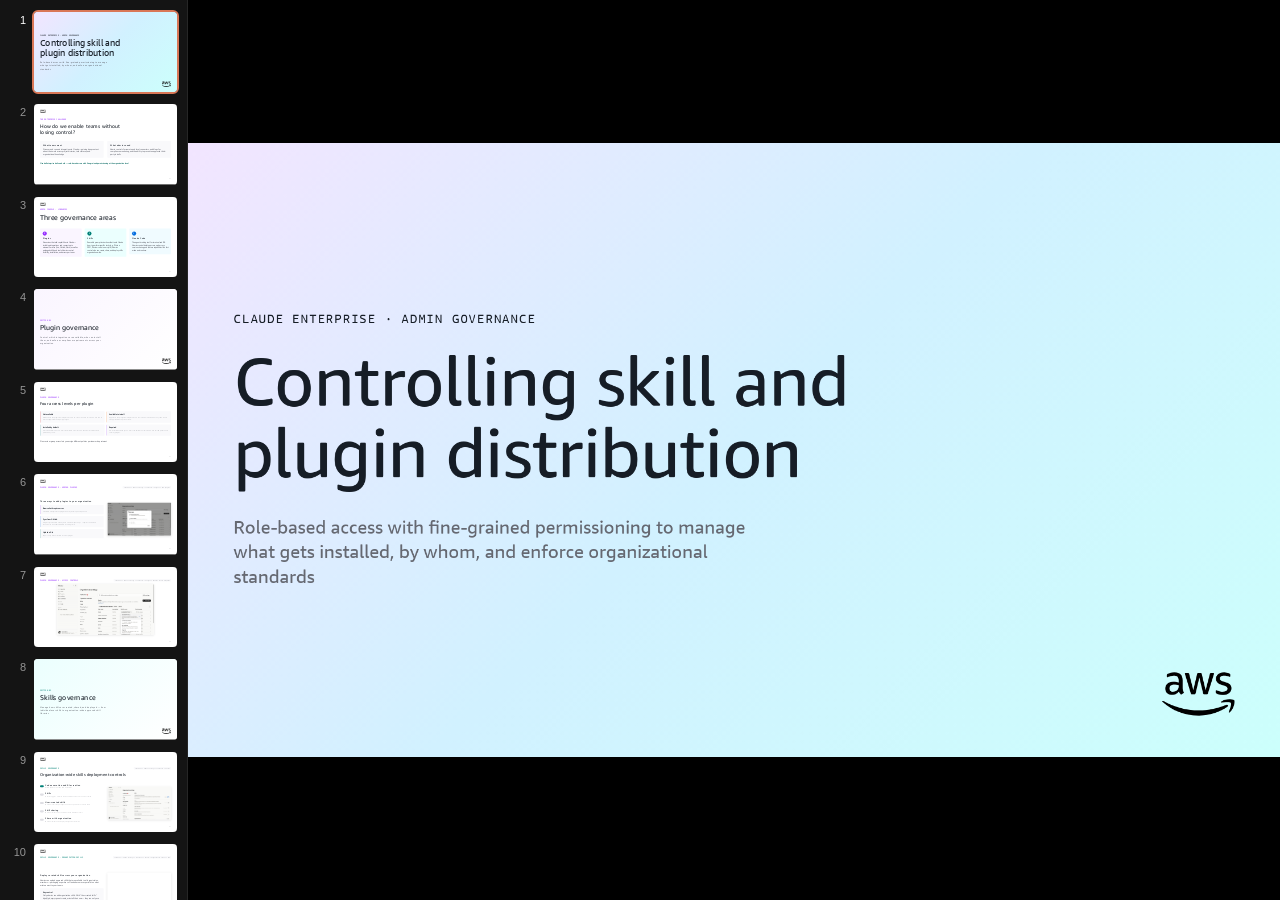
<file: claude-enterprise-governance/index.html>
<!DOCTYPE html>
<html lang="en">
<head>
<meta charset="UTF-8">
<title>Claude Enterprise — Admin governance for skills, plugins, and integrations</title>
<link rel="stylesheet" href="assets/colors_and_type.css">
<script src="assets/deck-stage.js"></script>
<script>
document.addEventListener('keydown', (e) => {
  if (e.key === 'p' || e.key === 'P') {
    const deck = document.querySelector('deck-stage');
    if (!deck) return;
    if (!document.fullscreenElement) {
      deck.setAttribute('no-rail', '');
      document.documentElement.requestFullscreen();
    } else {
      document.exitFullscreen();
      deck.removeAttribute('no-rail');
    }
    e.preventDefault();
  }
});
document.addEventListener('fullscreenchange', () => {
  if (!document.fullscreenElement) {
    const deck = document.querySelector('deck-stage');
    if (deck) deck.removeAttribute('no-rail');
  }
});
</script>
<style>
  html, body { margin: 0; background: #000; }
  deck-stage { --slide-width: 1920px; --slide-height: 1080px; }

  .slide {
    position: relative; width: 1920px; height: 1080px; overflow: hidden;
    font-family: var(--aws-font-display);
    background: var(--aws-white); color: var(--aws-gray-850);
  }
  .slide.dark { background: var(--aws-gray-850); color: var(--aws-white); }
  .slide h1, .slide h2, .slide h3, .slide p { margin: 0; }
  .logo-tl { position: absolute; top: 73px; left: 80px; height: 76px; width: auto; }
  .logo-br { position: absolute; bottom: 73px; right: 80px; height: 76px; width: auto; }

  .eyebrow {
    font-family: var(--aws-font-mono); font-size: 22px; font-weight: 400;
    text-transform: uppercase; letter-spacing: 0.08em;
  }
  .h-cover  { font-size: 120px; line-height: 1.05; font-weight: 400; letter-spacing: -0.005em; text-wrap: pretty; }
  .h-section{ font-size: 96px; line-height: 1.05; font-weight: 400; letter-spacing: -0.005em; text-wrap: pretty; }
  .h-title  { font-size: 72px; line-height: 1.1; font-weight: 400; letter-spacing: -0.005em; text-wrap: pretty; }
  .h-content{ font-size: 56px; line-height: 1.15; font-weight: 400; text-wrap: pretty; }
  .body-lg  { font-size: 32px; line-height: 1.35; font-weight: 400; }
  .body-md  { font-size: 24px; line-height: 1.4; font-weight: 400; }
  .body-sm  { font-size: 20px; line-height: 1.4; font-weight: 400; color: var(--aws-gray-550); }

  .safe { position: absolute; left: 80px; right: 80px; top: 200px; bottom: 120px; display: flex; flex-direction: column; gap: 32px; }
  .safe-top { position: absolute; left: 80px; right: 80px; top: 73px; }

  .slide-no { position: absolute; right: 80px; bottom: 73px; font-family: var(--aws-font-mono); font-size: 16px; letter-spacing: 0.08em; color: var(--aws-gray-500); }
  .dark .slide-no { color: var(--aws-gray-400); }

  .cover-bg {
    position: absolute; inset: 0;
    background: linear-gradient(135deg, var(--aws-purple-100) 0%, var(--aws-blue-100) 50%, var(--aws-teal-100) 100%);
  }
  .cover-body { position: absolute; left: 80px; top: 73px; right: 80px; bottom: 73px; display: flex; flex-direction: column; justify-content: center; gap: 32px; }

  .screenshot {
    border-radius: 12px;
    box-shadow: 0 8px 32px rgba(0,0,0,0.12);
    border: 1px solid var(--aws-gray-200);
  }
  .screenshot-dark {
    border-radius: 12px;
    box-shadow: 0 8px 32px rgba(0,0,0,0.4);
    border: 1px solid var(--aws-gray-700);
  }

  .callout-box {
    background: var(--aws-gray-100);
    border-radius: 8px;
    padding: 32px 40px;
    display: flex; flex-direction: column; gap: 16px;
  }
  .dark .callout-box { background: rgba(255,255,255,0.06); }

  .grid-2 { display: grid; grid-template-columns: 1fr 1fr; gap: 48px; }
  .grid-3 { display: grid; grid-template-columns: 1fr 1fr 1fr; gap: 40px; }

  .access-card {
    background: var(--aws-gray-100); border-radius: 8px; padding: 28px 32px;
    display: flex; flex-direction: column; gap: 12px;
  }
  .access-card .label { font-size: 24px; font-weight: 500; }
  .access-card .desc { font-size: 20px; line-height: 1.4; color: var(--aws-gray-600); }

  .icon-circle {
    width: 56px; height: 56px; border-radius: 50%; display: flex; align-items: center; justify-content: center;
    font-size: 28px; font-weight: 500; color: var(--aws-white); flex-shrink: 0;
  }

  .toggle-row {
    display: flex; align-items: center; gap: 20px; padding: 20px 0;
    border-bottom: 1px solid var(--aws-gray-200);
  }
  .toggle-row:last-child { border-bottom: none; }
  .toggle-pill {
    width: 52px; height: 28px; border-radius: 14px; flex-shrink: 0;
  }
  .toggle-on { background: var(--aws-teal-600); }
  .toggle-off { background: var(--aws-gray-300); }

  .rec-card {
    background: var(--aws-purple-50); border-radius: 8px; padding: 32px;
    display: flex; flex-direction: column; gap: 16px;
  }
  .rec-card .num {
    font-family: var(--aws-font-mono); font-size: 18px; color: var(--aws-purple-600);
    text-transform: uppercase; letter-spacing: 0.08em;
  }
  .rec-card .title { font-size: 28px; font-weight: 500; }
  .rec-card .desc { font-size: 20px; line-height: 1.4; color: var(--aws-gray-600); }

  .section-bg {
    position: absolute; inset: 0;
    background: linear-gradient(135deg, var(--aws-gray-850) 0%, #1a2940 100%);
  }
</style>
<script type="application/json" id="speaker-notes">
[
  "Cover slide — Claude Enterprise admin governance for managing skill and plugin distribution across your organization.",
  "Context setting — the core question: how do we maintain control while enabling productivity at scale?",
  "Overview of the admin console — the three key governance areas: Plugins, Skills, and Claude Code product settings.",
  "Deep dive into Plugin governance — the four access levels that give admins granular per-plugin control.",
  "Screenshot showing the plugin access dropdown with all four options and custom group access.",
  "Skills governance — the master toggles that control whether users can create, share, or use skills at all.",
  "Claude Code specific settings — product-level toggles for the coding assistant features.",
  "Best practices for enterprise rollout — a phased approach to governance.",
  "Summary and next steps."
]
</script>
</head>
<body>

<deck-stage>

  <!-- ============================================================
       1. COVER
       ============================================================ -->
  <section class="slide" data-screen-label="01 Cover">
    <div class="cover-bg"></div>
    <div class="cover-body">
      <div class="eyebrow">Claude Enterprise · Admin governance</div>
      <h1 class="h-cover" style="max-width: 1400px;">Controlling skill and plugin distribution</h1>
      <p class="body-lg" style="max-width: 900px; margin-top: 16px; color: var(--aws-gray-600);">Role-based access with fine-grained permissioning to manage what gets installed, by whom, and enforce organizational standards</p>
    </div>
    <img class="logo-br" src="assets/aws-logo-gray850.svg" alt="AWS">
  </section>

  <!-- ============================================================
       2. THE C4E CHALLENGE
       ============================================================ -->
  <section class="slide" data-screen-label="02 The challenge">
    <div class="safe-top"><img class="logo-tl" src="assets/aws-logo-gray850.svg" alt="AWS" style="position:static;height:48px;"></div>
    <div class="safe" style="top: 200px;">
      <div class="eyebrow" style="color: var(--aws-purple-600);">The enterprise challenge</div>
      <h2 class="h-title" style="max-width: 1200px;">How do we enable teams without losing control?</h2>
      <div class="grid-2" style="margin-top: 48px;">
        <div class="callout-box">
          <p class="body-lg" style="font-weight: 500;">What teams want</p>
          <p class="body-md" style="color: var(--aws-gray-600);">Discover and connect integrations to Claude — gaining deep context about their work across project histories, task statuses, and organizational knowledge</p>
        </div>
        <div class="callout-box">
          <p class="body-lg" style="font-weight: 500;">What admins need</p>
          <p class="body-md" style="color: var(--aws-gray-600);">Admin controls for remote and local connectors, audit logs for compliance monitoring, and the ability to prevent unapproved third-party installs</p>
        </div>
      </div>
      <p class="body-md" style="margin-top: 32px; color: var(--aws-teal-700); font-weight: 500;">Claude Enterprise delivers both — role-based access with fine-grained permissioning at the organization level</p>
    </div>
    <span class="slide-no">02</span>
  </section>

  <!-- ============================================================
       3. ADMIN CONSOLE OVERVIEW
       ============================================================ -->
  <section class="slide" data-screen-label="03 Admin overview">
    <div class="safe-top"><img class="logo-tl" src="assets/aws-logo-gray850.svg" alt="AWS" style="position:static;height:48px;"></div>
    <div class="safe" style="top: 160px;">
      <div class="eyebrow" style="color: var(--aws-purple-600);">Admin console · Libraries</div>
      <h2 class="h-section">Three governance areas</h2>
      <div class="grid-3" style="margin-top: 72px; flex: 1; align-items: start;">
        <div class="access-card" style="background: var(--aws-purple-50); padding: 40px 36px; gap: 20px;">
          <div class="icon-circle" style="background: var(--aws-purple-600);">P</div>
          <p class="label" style="font-size: 32px;">Plugins</p>
          <p class="desc" style="font-size: 22px; line-height: 1.5;">Extensions that add capabilities to Claude — including integrations and connectors to external services (Jira, GitHub, Slack) as well as packaged skills and tools. Admins control visibility, installation, and access per team.</p>
        </div>
        <div class="access-card" style="background: var(--aws-teal-50); padding: 40px 36px; gap: 20px;">
          <div class="icon-circle" style="background: var(--aws-teal-600);">S</div>
          <p class="label" style="font-size: 32px;">Skills</p>
          <p class="desc" style="font-size: 22px; line-height: 1.5;">Reusable prompt instructions that teach Claude how to perform specific tasks (e.g. "Write a PRD", "Review code in our style"). Admins control who can create, share, and deploy skills organization-wide.</p>
        </div>
        <div class="access-card" style="background: var(--aws-blue-50); padding: 40px 36px; gap: 20px;">
          <div class="icon-circle" style="background: var(--aws-blue-600);">C</div>
          <p class="label" style="font-size: 32px;">Claude Code</p>
          <p class="desc" style="font-size: 22px; line-height: 1.5;">The agentic coding tool for terminal and IDE. Admins control desktop access, web access, session sharing, and feature capabilities like fast mode and routines.</p>
        </div>
      </div>
    </div>
    <span class="slide-no">03</span>
  </section>

  <!-- ============================================================
       SECTION: PLUGIN GOVERNANCE
       ============================================================ -->
  <section class="slide" data-screen-label="Section — Plugin governance">
    <div style="position: absolute; inset: 0; background: linear-gradient(135deg, var(--aws-purple-50) 0%, var(--aws-white) 100%);"></div>
    <div class="safe" style="justify-content: center;">
      <div class="eyebrow" style="color: var(--aws-purple-600);">Section 01</div>
      <h2 class="h-section" style="max-width: 1200px;">Plugin governance</h2>
      <p class="body-lg" style="max-width: 900px; margin-top: 24px; color: var(--aws-gray-600);">Control which integrations are available, who can install them, and enforce compliance requirements across your organization</p>
    </div>
    <img class="logo-br" src="assets/aws-logo-gray850.svg" alt="AWS">
  </section>

  <!-- ============================================================
       4. PLUGIN GOVERNANCE — 4 ACCESS LEVELS
       ============================================================ -->
  <section class="slide" data-screen-label="04 Plugin access levels">
    <div class="safe-top"><img class="logo-tl" src="assets/aws-logo-gray850.svg" alt="AWS" style="position:static;height:48px;"></div>
    <div class="safe" style="top: 200px;">
      <div class="eyebrow" style="color: var(--aws-purple-600);">Plugin governance</div>
      <h2 class="h-content">Four access levels per plugin</h2>
      <div style="display: grid; grid-template-columns: 1fr 1fr; gap: 24px; margin-top: 40px;">
        <div class="access-card" style="border-left: 4px solid var(--aws-red-600);">
          <p class="label">Not available</p>
          <p class="desc">Hidden from the plugin marketplace. Users won't see or be able to install it. Use this to block unapproved third-party plugins.</p>
        </div>
        <div class="access-card" style="border-left: 4px solid var(--aws-amber-500);">
          <p class="label">Available to install</p>
          <p class="desc">Appears in the plugin marketplace. Users can install or uninstall it at any time. Good for approved-but-optional tools.</p>
        </div>
        <div class="access-card" style="border-left: 4px solid var(--aws-teal-600);">
          <p class="label">Installed by default</p>
          <p class="desc">Pre-installed for all users. Users can disable or uninstall it. Ideal for recommended productivity tools.</p>
        </div>
        <div class="access-card" style="border-left: 4px solid var(--aws-purple-600);">
          <p class="label">Required</p>
          <p class="desc">Pre-installed and always on. Users can't disable or uninstall it. Use for compliance and security plugins.</p>
        </div>
      </div>
      <p class="body-md" style="margin-top: 32px; color: var(--aws-gray-600);">Plus: custom group access lets you assign different policies per team or department</p>
    </div>
    <span class="slide-no">04</span>
  </section>

  <!-- ============================================================
       5. ADD PLUGINS — SOURCES
       ============================================================ -->
  <section class="slide" data-screen-label="05 Add plugins">
    <div class="safe-top"><img class="logo-tl" src="assets/aws-logo-gray850.svg" alt="AWS" style="position:static;height:48px;"></div>
    <div class="safe" style="top: 160px;">
      <div style="display: flex; justify-content: space-between; align-items: baseline;">
        <div class="eyebrow" style="color: var(--aws-purple-600);">Plugin governance · Adding plugins</div>
        <div style="background: var(--aws-gray-100); border-radius: 6px; padding: 8px 16px;">
          <span style="font-family: var(--aws-font-mono); font-size: 16px; color: var(--aws-gray-600);">claude.ai → Admin settings → Libraries → Plugins → Add plugins</span>
        </div>
      </div>
      <div style="display: grid; grid-template-columns: 1fr 1fr; gap: 48px; margin-top: 24px; flex: 1;">
        <div style="display: flex; flex-direction: column; gap: 24px; justify-content: center;">
          <p class="body-lg" style="font-weight: 500;">Three ways to add plugins to your organization</p>
          <div class="access-card" style="border-left: 4px solid var(--aws-purple-600);">
            <p class="label">Browse Anthropic sources</p>
            <p class="desc">Curated marketplaces of plugins built by Anthropic and partners</p>
          </div>
          <div class="access-card" style="border-left: 4px solid var(--aws-blue-600);">
            <p class="label">Sync from GitHub</p>
            <p class="desc">Plugins synced automatically from a GitHub repository — requires the GitHub connector to be enabled in Admin settings first</p>
          </div>
          <div class="access-card" style="border-left: 4px solid var(--aws-teal-600);">
            <p class="label">Upload a file</p>
            <p class="desc">Import a .zip file for custom internal plugins</p>
          </div>
        </div>
        <div style="display: flex; align-items: center;">
          <img src="assets/screenshots/claude-admin-07-add-plugins.png" alt="Add plugins modal showing three source options" class="screenshot" style="max-width: 100%; max-height: 600px; object-fit: contain;">
        </div>
      </div>
    </div>
    <span class="slide-no">05</span>
  </section>

  <!-- ============================================================
       6. SCREENSHOT — PLUGIN DROPDOWN
       ============================================================ -->
  <section class="slide" data-screen-label="06 Plugin screenshot">
    <div class="safe-top"><img class="logo-tl" src="assets/aws-logo-gray850.svg" alt="AWS" style="position:static;height:48px;"></div>
    <div class="safe" style="top: 160px;">
      <div style="display: flex; justify-content: space-between; align-items: baseline;">
        <div class="eyebrow" style="color: var(--aws-purple-600);">Plugin governance · Access controls</div>
        <div style="background: var(--aws-gray-100); border-radius: 6px; padding: 8px 16px; display: flex; align-items: center; gap: 8px;">
          <span style="font-family: var(--aws-font-mono); font-size: 16px; color: var(--aws-gray-600);">claude.ai → Admin settings → Libraries → Plugins → Default access dropdown</span>
        </div>
      </div>
      <img src="assets/screenshots/claude-admin-03-plugin-access-dropdown.png" alt="Plugin access dropdown showing four levels: Available to install, Installed by default, Not available, Required" class="screenshot" style="max-height: 680px; max-width: 1600px; object-fit: contain; align-self: center;">
    </div>
    <span class="slide-no">06</span>
  </section>

  <!-- ============================================================
       SECTION: SKILLS GOVERNANCE
       ============================================================ -->
  <section class="slide" data-screen-label="Section — Skills governance">
    <div style="position: absolute; inset: 0; background: linear-gradient(135deg, var(--aws-teal-50) 0%, var(--aws-white) 100%);"></div>
    <div class="safe" style="justify-content: center;">
      <div class="eyebrow" style="color: var(--aws-teal-600);">Section 02</div>
      <h2 class="h-section" style="max-width: 1200px;">Skills governance</h2>
      <p class="body-lg" style="max-width: 900px; margin-top: 24px; color: var(--aws-gray-600);">Manage how skills are created, shared, and deployed — from individual user skills to organization-wide approved skill libraries</p>
    </div>
    <img class="logo-br" src="assets/aws-logo-gray850.svg" alt="AWS">
  </section>

  <!-- ============================================================
       6. SKILLS GOVERNANCE
       ============================================================ -->
  <section class="slide" data-screen-label="06 Skills governance">
    <div class="safe-top"><img class="logo-tl" src="assets/aws-logo-gray850.svg" alt="AWS" style="position:static;height:48px;"></div>
    <div class="safe" style="top: 200px;">
      <div style="display: flex; justify-content: space-between; align-items: baseline;">
        <div class="eyebrow" style="color: var(--aws-teal-600);">Skills governance</div>
        <div style="background: var(--aws-gray-100); border-radius: 6px; padding: 8px 16px;">
          <span style="font-family: var(--aws-font-mono); font-size: 16px; color: var(--aws-gray-600);">claude.ai → Admin settings → Libraries → Skills</span>
        </div>
      </div>
      <h2 class="h-content">Organization-wide skills deployment controls</h2>
      <div style="display: grid; grid-template-columns: 1fr 1fr; gap: 64px; margin-top: 40px;">
        <div>
          <div class="toggle-row">
            <div class="toggle-pill toggle-on"></div>
            <div>
              <p class="body-lg" style="font-weight: 500;">Code execution and file creation</p>
              <p class="body-sm">Allow skills to run code and create files</p>
            </div>
          </div>
          <div class="toggle-row">
            <div class="toggle-pill toggle-off"></div>
            <div>
              <p class="body-lg" style="font-weight: 500;">Skills</p>
              <p class="body-sm">Master toggle — admins must enable before users can access skills</p>
            </div>
          </div>
          <div class="toggle-row">
            <div class="toggle-pill toggle-off"></div>
            <div>
              <p class="body-lg" style="font-weight: 500;">User-created skills</p>
              <p class="body-sm">Whether users can package their own expertise into custom skills</p>
            </div>
          </div>
          <div class="toggle-row">
            <div class="toggle-pill toggle-off"></div>
            <div>
              <p class="body-lg" style="font-weight: 500;">Skill sharing</p>
              <p class="body-sm">Whether skills can be shared between individual users</p>
            </div>
          </div>
          <div class="toggle-row">
            <div class="toggle-pill toggle-off"></div>
            <div>
              <p class="body-lg" style="font-weight: 500;">Share with organization</p>
              <p class="body-sm">Whether skills can be deployed organization-wide</p>
            </div>
          </div>
        </div>
        <div style="display: flex; align-items: center;">
          <img src="assets/screenshots/claude-admin-04-skills.png" alt="Skills admin settings" class="screenshot" style="max-width: 100%; max-height: 560px; object-fit: contain;">
        </div>
      </div>
    </div>
    <span class="slide-no">07</span>
  </section>

  <!-- ============================================================
       8. ORGANIZATION SKILLS + USER SKILL CREATION
       ============================================================ -->
  <section class="slide" data-screen-label="08 Organization skills">
    <div class="safe-top"><img class="logo-tl" src="assets/aws-logo-gray850.svg" alt="AWS" style="position:static;height:48px;"></div>
    <div class="safe" style="top: 160px;">
      <div style="display: flex; justify-content: space-between; align-items: baseline;">
        <div class="eyebrow" style="color: var(--aws-teal-600);">Skills governance · Organization skills</div>
        <div style="background: var(--aws-gray-100); border-radius: 6px; padding: 8px 16px;">
          <span style="font-family: var(--aws-font-mono); font-size: 16px; color: var(--aws-gray-600);">claude.ai → Admin settings → Libraries → Skills → Organization skills → Add</span>
        </div>
      </div>
      <div style="display: grid; grid-template-columns: 1fr 1fr; gap: 48px; margin-top: 24px; flex: 1;">
        <div style="display: flex; flex-direction: column; gap: 24px; justify-content: center;">
          <p class="body-lg" style="font-weight: 500;">Deploy curated skills across your organization</p>
          <p class="body-md" style="color: var(--aws-gray-600);">Admins can upload approved skills that are available to all organization members — packaging expertise so Claude becomes a specialist on what matters most to your teams.</p>
          <div class="callout-box">
            <p class="body-md" style="font-weight: 500;">Key control</p>
            <p class="body-md" style="color: var(--aws-gray-600);">Only admins can add organization skills. With "User-created skills" disabled, users cannot create or install their own — they can only use what the admin has approved.</p>
          </div>
        </div>
        <div style="display: flex; align-items: center;">
          <img src="assets/screenshots/claude-admin-09-upload-skill.png" alt="Upload skill modal for organization skills" class="screenshot" style="max-width: 100%; max-height: 600px; object-fit: contain;">
        </div>
      </div>
    </div>
    <span class="slide-no">08</span>
  </section>

  <!-- ============================================================
       8b. USER SKILL CREATION — STEP 1
       ============================================================ -->
  <section class="slide" data-screen-label="08b User skills — Create">
    <div class="safe-top"><img class="logo-tl" src="assets/aws-logo-gray850.svg" alt="AWS" style="position:static;height:48px;"></div>
    <div class="safe" style="top: 160px;">
      <div style="display: flex; justify-content: space-between; align-items: baseline;">
        <div class="eyebrow" style="color: var(--aws-teal-600);">Skills governance · User experience · Step 1 of 3</div>
        <div style="background: var(--aws-gray-100); border-radius: 6px; padding: 8px 16px;">
          <span style="font-family: var(--aws-font-mono); font-size: 16px; color: var(--aws-gray-600);">claude.ai → Chat</span>
        </div>
      </div>
      <h2 class="h-content">Users build skills directly in chat</h2>
      <div style="display: grid; grid-template-columns: 1fr 1fr; gap: 48px; margin-top: 32px; flex: 1;">
        <div style="display: flex; flex-direction: column; gap: 24px; justify-content: center;">
          <p class="body-lg" style="color: var(--aws-gray-600);">End-users can create skills by describing what they want Claude to do. Claude generates the skill instructions automatically from the conversation.</p>
          <div class="callout-box">
            <p class="body-md" style="font-weight: 500;">Admin control</p>
            <p class="body-md" style="color: var(--aws-gray-600);">Disable "User-created skills" in the admin console to prevent users from creating skills entirely.</p>
          </div>
        </div>
        <div style="display: flex; align-items: center; justify-content: center;">
          <img src="assets/screenshots/claude-admin-10-skill-creation.png" alt="User creating a skill in Claude chat" class="screenshot" style="max-width: 100%; max-height: 580px; object-fit: contain;">
        </div>
      </div>
    </div>
  </section>

  <!-- ============================================================
       8c. USER SKILL CREATION — STEP 2
       ============================================================ -->
  <section class="slide" data-screen-label="08c User skills — Personal">
    <div class="safe-top"><img class="logo-tl" src="assets/aws-logo-gray850.svg" alt="AWS" style="position:static;height:48px;"></div>
    <div class="safe" style="top: 160px;">
      <div style="display: flex; justify-content: space-between; align-items: baseline;">
        <div class="eyebrow" style="color: var(--aws-teal-600);">Skills governance · User experience · Step 2 of 3</div>
        <div style="background: var(--aws-gray-100); border-radius: 6px; padding: 8px 16px;">
          <span style="font-family: var(--aws-font-mono); font-size: 16px; color: var(--aws-gray-600);">claude.ai → Customize → Skills → Personal skills</span>
        </div>
      </div>
      <h2 class="h-content">Skills appear under Personal skills</h2>
      <div style="display: grid; grid-template-columns: 1fr 1fr; gap: 48px; margin-top: 32px; flex: 1;">
        <div style="display: flex; flex-direction: column; gap: 24px; justify-content: center;">
          <p class="body-lg" style="color: var(--aws-gray-600);">Created skills are saved to the user's personal skills library. From here, users can enable/disable skills, edit instructions, and share with others.</p>
          <div class="callout-box">
            <p class="body-md" style="font-weight: 500;">Admin control</p>
            <p class="body-md" style="color: var(--aws-gray-600);">Disable "Skill sharing" to hide the Share toggle entirely — skills stay private to the individual user.</p>
          </div>
        </div>
        <div style="display: flex; align-items: center; justify-content: center;">
          <img src="assets/screenshots/claude-admin-11-skill-sharing.png" alt="Skills panel showing personal skills and share toggle" class="screenshot" style="max-width: 100%; max-height: 580px; object-fit: contain;">
        </div>
      </div>
    </div>
  </section>

  <!-- ============================================================
       8d. USER SKILL CREATION — STEP 3
       ============================================================ -->
  <section class="slide" data-screen-label="08d User skills — Share">
    <div class="safe-top"><img class="logo-tl" src="assets/aws-logo-gray850.svg" alt="AWS" style="position:static;height:48px;"></div>
    <div class="safe" style="top: 160px;">
      <div style="display: flex; justify-content: space-between; align-items: baseline;">
        <div class="eyebrow" style="color: var(--aws-teal-600);">Skills governance · User experience · Step 3 of 3</div>
        <div style="background: var(--aws-gray-100); border-radius: 6px; padding: 8px 16px;">
          <span style="font-family: var(--aws-font-mono); font-size: 16px; color: var(--aws-gray-600);">claude.ai → Skills → Share → Access options</span>
        </div>
      </div>
      <h2 class="h-content">Share with individuals or the entire org</h2>
      <div style="display: grid; grid-template-columns: 1fr 1fr; gap: 48px; margin-top: 32px; flex: 1;">
        <div style="display: flex; flex-direction: column; gap: 24px; justify-content: center;">
          <p class="body-lg" style="color: var(--aws-gray-600);">Users can share skills via a link to specific people, or make them available to everyone in the organization.</p>
          <div class="callout-box">
            <p class="body-md" style="font-weight: 500;">Admin control</p>
            <p class="body-md" style="color: var(--aws-gray-600);">Disable "Share with organization" to remove the "Everyone at [org]" option — users can only share via direct link. Disable "Skill sharing" entirely to block all sharing.</p>
          </div>
        </div>
        <div style="display: flex; align-items: center; justify-content: center;">
          <img src="assets/screenshots/claude-admin-12-skill-share-options.png" alt="Share modal with access options" class="screenshot" style="max-width: 100%; max-height: 580px; object-fit: contain;">
        </div>
      </div>
    </div>
  </section>

  <!-- ============================================================
       9. CLAUDE CODE SETTINGS
       ============================================================ -->
  <section class="slide" data-screen-label="09 Claude Code settings">
    <div class="safe-top"><img class="logo-tl" src="assets/aws-logo-gray850.svg" alt="AWS" style="position:static;height:48px;"></div>
    <div class="safe" style="top: 200px;">
      <div style="display: flex; justify-content: space-between; align-items: baseline;">
        <div class="eyebrow" style="color: var(--aws-blue-600);">Claude Code</div>
        <div style="background: var(--aws-gray-100); border-radius: 6px; padding: 8px 16px;">
          <span style="font-family: var(--aws-font-mono); font-size: 16px; color: var(--aws-gray-600);">claude.ai → Admin settings → Products → Claude Code</span>
        </div>
      </div>
      <h2 class="h-content">Product-level controls</h2>
      <div style="display: grid; grid-template-columns: 1fr 1fr; gap: 64px; margin-top: 40px;">
        <div>
          <div class="callout-box" style="gap: 24px;">
            <p class="body-lg" style="font-weight: 500;">Access controls</p>
            <p class="body-md" style="color: var(--aws-gray-600);">Enable or disable Claude Code Desktop, web access, session sharing, and quick web setup per organization</p>
          </div>
          <div class="callout-box" style="gap: 24px; margin-top: 24px;">
            <p class="body-lg" style="font-weight: 500;">Capability toggles</p>
            <p class="body-md" style="color: var(--aws-gray-600);">Fast mode, routines, artifacts, dynamic workflows, and channels — each independently controllable</p>
          </div>
          <div class="callout-box" style="gap: 24px; margin-top: 24px;">
            <p class="body-lg" style="font-weight: 500;">Analytics and oversight</p>
            <p class="body-md" style="color: var(--aws-gray-600);">Claude Code analytics and GitHub analytics for visibility into usage patterns</p>
          </div>
        </div>
        <div style="display: flex; align-items: center;">
          <img src="assets/screenshots/claude-admin-05-claude-code.png" alt="Claude Code admin settings" class="screenshot" style="max-width: 100%; max-height: 600px; object-fit: contain;">
        </div>
      </div>
    </div>
    <span class="slide-no">09</span>
  </section>

  <!-- ============================================================
       10. BEST PRACTICES
       ============================================================ -->
  <section class="slide" data-screen-label="10 Best practices">
    <div class="safe-top"><img class="logo-tl" src="assets/aws-logo-gray850.svg" alt="AWS" style="position:static;height:48px;"></div>
    <div class="safe" style="top: 200px;">
      <div class="eyebrow" style="color: var(--aws-purple-600);">Recommendations</div>
      <h2 class="h-content">Enterprise governance best practices</h2>
      <div class="grid-2" style="margin-top: 40px;">
        <div class="rec-card">
          <p class="num">01</p>
          <p class="title">Start restrictive, open gradually</p>
          <p class="desc">Begin with Skills disabled and plugins set to "Not available." Whitelist approved integrations after security review.</p>
        </div>
        <div class="rec-card">
          <p class="num">02</p>
          <p class="title">Use group-based access</p>
          <p class="desc">Assign custom access per team with fine-grained permissioning — engineering gets Buildkite, design gets Canva.</p>
        </div>
        <div class="rec-card">
          <p class="num">03</p>
          <p class="title">Enforce compliance plugins as "Required"</p>
          <p class="desc">For security and compliance tools your organization mandates, use "Required" so users cannot disable or uninstall them.</p>
        </div>
        <div class="rec-card">
          <p class="num">04</p>
          <p class="title">Disable user-created skills initially</p>
          <p class="desc">Prevent users from installing arbitrary third-party skills from GitHub. Enable only once you have established a review and approval process.</p>
        </div>
      </div>
    </div>
    <span class="slide-no">10</span>
  </section>

  <!-- ============================================================
       11. CLOSING
       ============================================================ -->
  <section class="slide" data-screen-label="11 Summary">
    <div style="position: absolute; inset: 0; background: linear-gradient(135deg, var(--aws-purple-50) 0%, var(--aws-blue-50) 50%, var(--aws-teal-50) 100%);"></div>
    <div class="safe" style="top: 200px; justify-content: center;">
      <div class="eyebrow" style="color: var(--aws-purple-600);">Summary</div>
      <h2 class="h-section" style="max-width: 1400px;">Full admin control over skills and plugins</h2>
      <div style="margin-top: 48px; display: flex; flex-direction: column; gap: 24px; max-width: 1100px;">
        <p class="body-lg" style="color: var(--aws-gray-700);">Plugins — manage marketplaces with four access levels and per-group overrides</p>
        <p class="body-lg" style="color: var(--aws-gray-700);">Skills — control creation, sharing, and organization-wide deployment with master toggles</p>
        <p class="body-lg" style="color: var(--aws-gray-700);">Claude Code — enterprise deployment controls for access, capabilities, and analytics</p>
      </div>
      <p class="body-md" style="margin-top: 48px; color: var(--aws-gray-550);">Claude Enterprise admin console: claude.ai/admin-settings</p>
    </div>
    <img class="logo-br" src="assets/aws-logo-gray850.svg" alt="AWS">
    <span class="slide-no">11</span>
  </section>

</deck-stage>

</body>
</html>
</file>
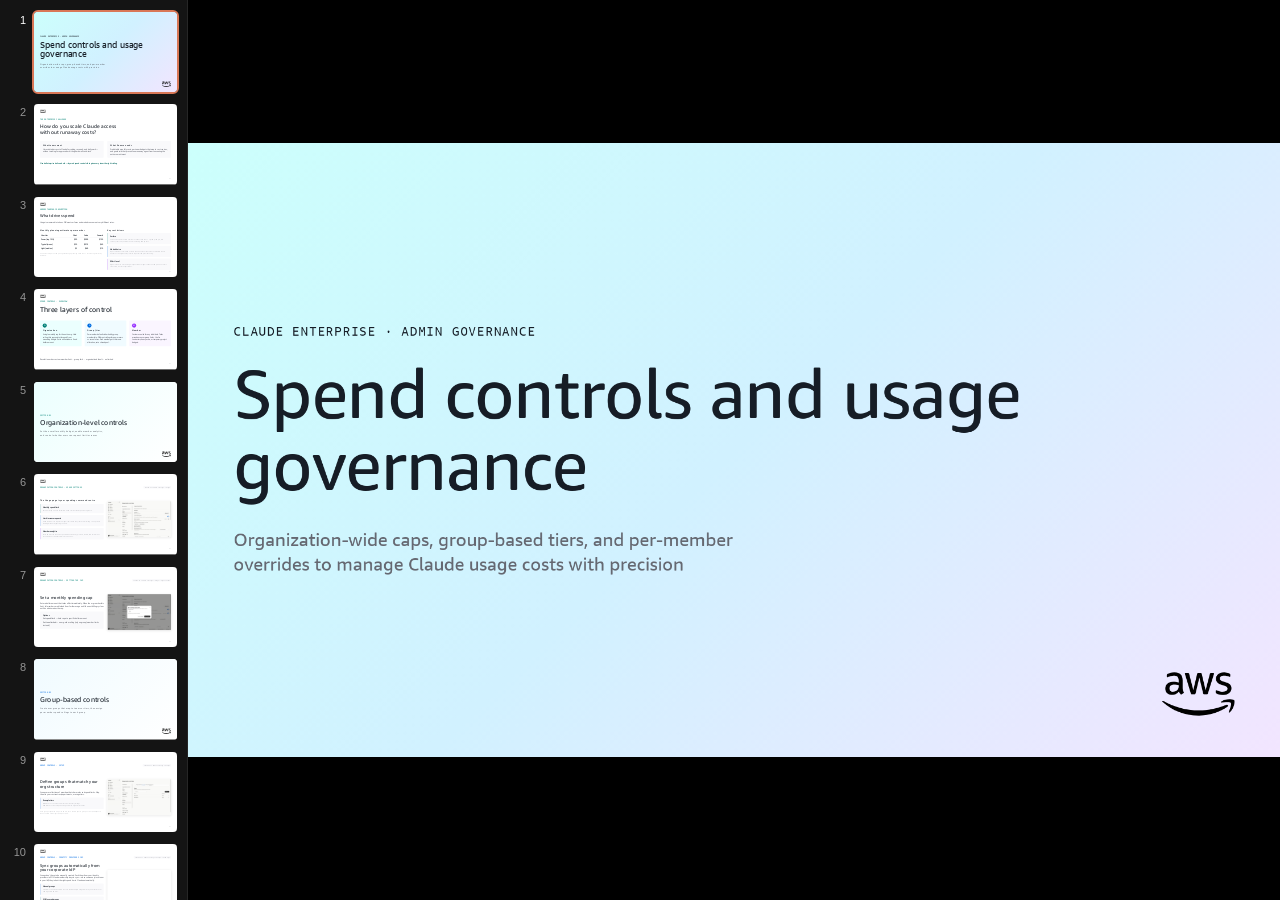
<file: claude-spend-controls/index.html>
<!DOCTYPE html>
<html lang="en">
<head>
<meta charset="UTF-8">
<title>Claude Enterprise — Spend controls and usage governance</title>
<link rel="stylesheet" href="assets/colors_and_type.css">
<script src="assets/deck-stage.js"></script>
<script>
document.addEventListener('keydown', (e) => {
  if (e.key === 'p' || e.key === 'P') {
    const deck = document.querySelector('deck-stage');
    if (!deck) return;
    if (!document.fullscreenElement) {
      deck.setAttribute('no-rail', '');
      document.documentElement.requestFullscreen();
    } else {
      document.exitFullscreen();
      deck.removeAttribute('no-rail');
    }
    e.preventDefault();
  }
});
document.addEventListener('fullscreenchange', () => {
  if (!document.fullscreenElement) {
    const deck = document.querySelector('deck-stage');
    if (deck) deck.removeAttribute('no-rail');
  }
});
</script>
<style>
  html, body { margin: 0; background: #000; }
  deck-stage { --slide-width: 1920px; --slide-height: 1080px; }

  .slide {
    position: relative; width: 1920px; height: 1080px; overflow: hidden;
    font-family: var(--aws-font-display);
    background: var(--aws-white); color: var(--aws-gray-850);
  }
  .slide.dark { background: var(--aws-gray-850); color: var(--aws-white); }
  .slide h1, .slide h2, .slide h3, .slide p { margin: 0; }
  .logo-tl { position: absolute; top: 73px; left: 80px; height: 76px; width: auto; }
  .logo-br { position: absolute; bottom: 73px; right: 80px; height: 76px; width: auto; }

  .eyebrow {
    font-family: var(--aws-font-mono); font-size: 22px; font-weight: 400;
    text-transform: uppercase; letter-spacing: 0.08em;
  }
  .h-cover  { font-size: 120px; line-height: 1.05; font-weight: 400; letter-spacing: -0.005em; text-wrap: pretty; }
  .h-section{ font-size: 96px; line-height: 1.05; font-weight: 400; letter-spacing: -0.005em; text-wrap: pretty; }
  .h-title  { font-size: 72px; line-height: 1.1; font-weight: 400; letter-spacing: -0.005em; text-wrap: pretty; }
  .h-content{ font-size: 56px; line-height: 1.15; font-weight: 400; text-wrap: pretty; }
  .body-lg  { font-size: 32px; line-height: 1.35; font-weight: 400; }
  .body-md  { font-size: 24px; line-height: 1.4; font-weight: 400; }
  .body-sm  { font-size: 20px; line-height: 1.4; font-weight: 400; color: var(--aws-gray-550); }

  .safe { position: absolute; left: 80px; right: 80px; top: 200px; bottom: 120px; display: flex; flex-direction: column; gap: 32px; }
  .safe-top { position: absolute; left: 80px; right: 80px; top: 73px; }

  .slide-no { position: absolute; right: 80px; bottom: 73px; font-family: var(--aws-font-mono); font-size: 16px; letter-spacing: 0.08em; color: var(--aws-gray-500); }
  .dark .slide-no { color: var(--aws-gray-400); }

  .cover-bg {
    position: absolute; inset: 0;
    background: linear-gradient(135deg, var(--aws-teal-100) 0%, var(--aws-blue-100) 50%, var(--aws-purple-100) 100%);
  }
  .cover-body { position: absolute; left: 80px; top: 73px; right: 80px; bottom: 73px; display: flex; flex-direction: column; justify-content: center; gap: 32px; }

  .screenshot {
    border-radius: 12px;
    box-shadow: 0 8px 32px rgba(0,0,0,0.12);
    border: 1px solid var(--aws-gray-200);
  }

  .callout-box {
    background: var(--aws-gray-100);
    border-radius: 8px;
    padding: 32px 40px;
    display: flex; flex-direction: column; gap: 16px;
  }
  .dark .callout-box { background: rgba(255,255,255,0.06); }

  .grid-2 { display: grid; grid-template-columns: 1fr 1fr; gap: 48px; }
  .grid-3 { display: grid; grid-template-columns: 1fr 1fr 1fr; gap: 40px; }

  .access-card {
    background: var(--aws-gray-100); border-radius: 8px; padding: 28px 32px;
    display: flex; flex-direction: column; gap: 12px;
  }
  .access-card .label { font-size: 24px; font-weight: 500; }
  .access-card .desc { font-size: 20px; line-height: 1.4; color: var(--aws-gray-600); }

  .icon-circle {
    width: 56px; height: 56px; border-radius: 50%; display: flex; align-items: center; justify-content: center;
    font-size: 28px; font-weight: 500; color: var(--aws-white); flex-shrink: 0;
  }

  .rec-card {
    background: var(--aws-teal-50); border-radius: 8px; padding: 32px;
    display: flex; flex-direction: column; gap: 16px;
  }
  .rec-card .num {
    font-family: var(--aws-font-mono); font-size: 18px; color: var(--aws-teal-600);
    text-transform: uppercase; letter-spacing: 0.08em;
  }
  .rec-card .title { font-size: 28px; font-weight: 500; }
  .rec-card .desc { font-size: 20px; line-height: 1.4; color: var(--aws-gray-600); }

  .layer-card {
    background: var(--aws-gray-100); border-radius: 8px; padding: 40px 36px;
    display: flex; flex-direction: column; gap: 20px;
  }

  .code-block {
    background: var(--aws-gray-850); color: var(--aws-gray-100); border-radius: 8px;
    padding: 28px 32px; font-family: var(--aws-font-mono); font-size: 18px;
    line-height: 1.6; white-space: pre-wrap; overflow: hidden;
  }
</style>
<script type="application/json" id="speaker-notes">
[
  "Cover — Claude Enterprise spend controls for managing usage budgets across your organization.",
  "Context — the core question: how do you give teams access to Claude without risking runaway costs?",
  "Three layers of spend control: organization-wide cap, group-based limits, and per-member overrides.",
  "Organization spend limit — set a monthly cap that applies across the entire org. Screenshot shows the Usage settings page.",
  "The Adjust limit modal — set a dollar amount that goes into effect immediately.",
  "Group-based controls — create groups like Basic Users and Power Users, then assign different spend ceilings to each.",
  "SCIM sync — groups can be derived automatically from your corporate IdP via SCIM. No manual creation needed — membership stays in sync with Okta, Entra ID, or Google Workspace.",
  "Add group spend limit modal — set a per-member ceiling for an entire group at once.",
  "Multi-group resolution — when a member belongs to multiple groups, choose whether the higher or lower limit applies.",
  "Per-member view — see each member's group limit and MTD spend at a glance. Custom overrides take precedence.",
  "Individual override — set a custom limit for any single member that supersedes their group limit.",
  "Section — Spend analytics: monitor usage, track adoption, and query data conversationally.",
  "Analytics dashboard — active members, PRs, sessions, total spend at a glance with natural language query bar.",
  "Usage insights — adoption levels, product stickiness DAU/MAU, skills cost-per-use, and agentic work metrics.",
  "Natural language analytics — query org data conversationally, get instant charts and per-member breakdowns.",
  "Member analytics — members see their own spend by product, limit status, and top skills for self-awareness.",
  "Best practices for enterprise rollout.",
  "Summary and next steps."
]
</script>
</head>
<body>

<deck-stage>

  <!-- ============================================================
       1. COVER
       ============================================================ -->
  <section class="slide" data-screen-label="01 Cover">
    <div class="cover-bg"></div>
    <div class="cover-body">
      <div class="eyebrow">Claude Enterprise · Admin governance</div>
      <h1 class="h-cover" style="max-width: 1400px;">Spend controls and usage governance</h1>
      <p class="body-lg" style="max-width: 900px; margin-top: 16px; color: var(--aws-gray-600);">Organization-wide caps, group-based tiers, and per-member overrides to manage Claude usage costs with precision</p>
    </div>
    <img class="logo-br" src="assets/aws-logo-gray850.svg" alt="AWS">
  </section>

  <!-- ============================================================
       2. THE CHALLENGE
       ============================================================ -->
  <section class="slide" data-screen-label="02 The challenge">
    <div class="safe-top"><img class="logo-tl" src="assets/aws-logo-gray850.svg" alt="AWS" style="position:static;height:48px;"></div>
    <div class="safe" style="top: 200px;">
      <div class="eyebrow" style="color: var(--aws-teal-600);">The enterprise challenge</div>
      <h2 class="h-title" style="max-width: 1200px;">How do you scale Claude access without runaway costs?</h2>
      <div class="grid-2" style="margin-top: 48px;">
        <div class="callout-box">
          <p class="body-lg" style="font-weight: 500;">What teams want</p>
          <p class="body-md" style="color: var(--aws-gray-600);">Unrestricted access to Claude for coding, research, and daily work — without waiting for approvals or hitting hard walls mid-task</p>
        </div>
        <div class="callout-box">
          <p class="body-lg" style="font-weight: 500;">What finance needs</p>
          <p class="body-md" style="color: var(--aws-gray-600);">Predictable monthly costs, per-team budgets that map to cost centres, and guardrails that prevent one runaway agent from consuming the entire commitment</p>
        </div>
      </div>
      <p class="body-md" style="margin-top: 32px; color: var(--aws-teal-700); font-weight: 500;">Claude Enterprise delivers both — layered spend controls that give every team the right ceiling</p>
    </div>
    <span class="slide-no">02</span>
  </section>

  <!-- ============================================================
       3. WHAT DRIVES SPEND
       ============================================================ -->
  <section class="slide" data-screen-label="03 What drives spend">
    <div class="safe-top"><img class="logo-tl" src="assets/aws-logo-gray850.svg" alt="AWS" style="position:static;height:48px;"></div>
    <div class="safe" style="top: 160px;">
      <div class="eyebrow" style="color: var(--aws-teal-600);">Understanding consumption</div>
      <h2 class="h-content">What drives spend</h2>
      <p class="body-md" style="color: var(--aws-gray-600); margin-top: 8px;">Usage is measured in tokens. Different surfaces and models consume at very different rates.</p>
      <div style="display: grid; grid-template-columns: 1fr 1fr; gap: 48px; margin-top: 32px; flex: 1;">
        <div style="display: flex; flex-direction: column; gap: 20px;">
          <p class="body-lg" style="font-weight: 500;">Monthly planning estimates per member</p>
          <table style="width: 100%; border-collapse: collapse; font-size: 22px; line-height: 1.6;">
            <thead>
              <tr style="border-bottom: 2px solid var(--aws-gray-300);">
                <th style="text-align: left; padding: 12px 16px; font-weight: 500;">User tier</th>
                <th style="text-align: right; padding: 12px 16px; font-weight: 500;">Chat</th>
                <th style="text-align: right; padding: 12px 16px; font-weight: 500;">Code</th>
                <th style="text-align: right; padding: 12px 16px; font-weight: 500;">Cowork</th>
              </tr>
            </thead>
            <tbody>
              <tr style="border-bottom: 1px solid var(--aws-gray-200);">
                <td style="padding: 12px 16px;">Power (top 10%)</td>
                <td style="text-align: right; padding: 12px 16px;">$90</td>
                <td style="text-align: right; padding: 12px 16px; font-weight: 500;">$500</td>
                <td style="text-align: right; padding: 12px 16px;">$100</td>
              </tr>
              <tr style="border-bottom: 1px solid var(--aws-gray-200);">
                <td style="padding: 12px 16px;">Typical (mean)</td>
                <td style="text-align: right; padding: 12px 16px;">$30</td>
                <td style="text-align: right; padding: 12px 16px; font-weight: 500;">$215</td>
                <td style="text-align: right; padding: 12px 16px;">$40</td>
              </tr>
              <tr>
                <td style="padding: 12px 16px;">Light (median)</td>
                <td style="text-align: right; padding: 12px 16px;">$5</td>
                <td style="text-align: right; padding: 12px 16px; font-weight: 500;">$40</td>
                <td style="text-align: right; padding: 12px 16px;">$10</td>
              </tr>
            </tbody>
          </table>
          <p class="body-sm">Source: Anthropic consumption guide. Rough planning estimates — actual usage varies by workflow.</p>
        </div>
        <div style="display: flex; flex-direction: column; gap: 20px;">
          <p class="body-lg" style="font-weight: 500;">Key cost drivers</p>
          <div class="access-card" style="border-left: 4px solid var(--aws-teal-600);">
            <p class="label">Surface</p>
            <p class="desc">Code and Cowork consume far more tokens than chat — system prompts, file context, tool calls, and multi-turn reasoning add up fast.</p>
          </div>
          <div class="access-card" style="border-left: 4px solid var(--aws-blue-600);">
            <p class="label">Model choice</p>
            <p class="desc">Opus consumes several times more than Sonnet for the same task. Recommend Sonnet as the org default; reserve Opus for complex reasoning.</p>
          </div>
          <div class="access-card" style="border-left: 4px solid var(--aws-purple-600);">
            <p class="label">Effort level</p>
            <p class="desc">Higher effort = more thorough responses but higher token consumption. Let users self-select, but set expectations.</p>
          </div>
        </div>
      </div>
    </div>
    <span class="slide-no">03</span>
  </section>

  <!-- ============================================================
       4. THREE LAYERS OVERVIEW
       ============================================================ -->
  <section class="slide" data-screen-label="04 Three layers">
    <div class="safe-top"><img class="logo-tl" src="assets/aws-logo-gray850.svg" alt="AWS" style="position:static;height:48px;"></div>
    <div class="safe" style="top: 160px;">
      <div class="eyebrow" style="color: var(--aws-teal-600);">Spend controls · Overview</div>
      <h2 class="h-section">Three layers of control</h2>
      <div class="grid-3" style="margin-top: 72px; flex: 1; align-items: start;">
        <div class="layer-card" style="background: var(--aws-teal-50);">
          <div class="icon-circle" style="background: var(--aws-teal-600);">O</div>
          <p class="label" style="font-size: 32px; font-weight: 500;">Organization</p>
          <p class="desc" style="font-size: 22px; line-height: 1.5; color: var(--aws-gray-600);">A single monthly cap for the entire org. Hard ceiling that prevents total spend from exceeding budget. Set to unlimited or a fixed dollar amount.</p>
        </div>
        <div class="layer-card" style="background: var(--aws-blue-50);">
          <div class="icon-circle" style="background: var(--aws-blue-600);">G</div>
          <p class="label" style="font-size: 32px; font-weight: 500;">Group / tier</p>
          <p class="desc" style="font-size: 22px; line-height: 1.5; color: var(--aws-gray-600);">Per-member defaults inherited by group membership. Different ceilings for power users vs. casual users. Each member gets their own allocation, not a shared pool.</p>
        </div>
        <div class="layer-card" style="background: var(--aws-purple-50);">
          <div class="icon-circle" style="background: var(--aws-purple-600);">M</div>
          <p class="label" style="font-size: 32px; font-weight: 500;">Member</p>
          <p class="desc" style="font-size: 22px; line-height: 1.5; color: var(--aws-gray-600);">Custom override for any individual. Takes precedence over group limits. Use for contractors, heavy users, or temporary project budgets.</p>
        </div>
      </div>
      <p class="body-md" style="margin-top: 40px; color: var(--aws-gray-600);">Resolution order: custom member limit → group limit → organization default → unlimited</p>
    </div>
    <span class="slide-no">04</span>
  </section>

  <!-- ============================================================
       SECTION: ORG-LEVEL CONTROLS
       ============================================================ -->
  <section class="slide" data-screen-label="Section — Org controls">
    <div style="position: absolute; inset: 0; background: linear-gradient(135deg, var(--aws-teal-50) 0%, var(--aws-white) 100%);"></div>
    <div class="safe" style="justify-content: center;">
      <div class="eyebrow" style="color: var(--aws-teal-600);">Section 01</div>
      <h2 class="h-section" style="max-width: 1200px;">Organization-level controls</h2>
      <p class="body-lg" style="max-width: 900px; margin-top: 24px; color: var(--aws-gray-600);">Set the overall monthly budget, enable member analytics, and control whether users can request limit increases</p>
    </div>
    <img class="logo-br" src="assets/aws-logo-gray850.svg" alt="AWS">
  </section>

  <!-- ============================================================
       4. ORG USAGE SETTINGS
       ============================================================ -->
  <section class="slide" data-screen-label="05 Org usage settings">
    <div class="safe-top"><img class="logo-tl" src="assets/aws-logo-gray850.svg" alt="AWS" style="position:static;height:48px;"></div>
    <div class="safe" style="top: 160px;">
      <div style="display: flex; justify-content: space-between; align-items: baseline;">
        <div class="eyebrow" style="color: var(--aws-teal-600);">Organization controls · Usage settings</div>
        <div style="background: var(--aws-gray-100); border-radius: 6px; padding: 8px 16px;">
          <span style="font-family: var(--aws-font-mono); font-size: 16px; color: var(--aws-gray-600);">claude.ai → Admin settings → Usage</span>
        </div>
      </div>
      <div style="display: grid; grid-template-columns: 1fr 1fr; gap: 48px; margin-top: 24px; flex: 1;">
        <div style="display: flex; flex-direction: column; gap: 24px; justify-content: center;">
          <p class="body-lg" style="font-weight: 500;">The Usage page is your spending command centre</p>
          <div class="access-card" style="border-left: 4px solid var(--aws-teal-600);">
            <p class="label">Monthly spend limit</p>
            <p class="desc">Set a hard cap or leave unlimited. Shows current MTD spend at a glance.</p>
          </div>
          <div class="access-card" style="border-left: 4px solid var(--aws-blue-600);">
            <p class="label">Limit increase requests</p>
            <p class="desc">Allow members to request a higher limit when they reach their ceiling — keeps work flowing without bypassing controls.</p>
          </div>
          <div class="access-card" style="border-left: 4px solid var(--aws-purple-600);">
            <p class="label">Member analytics</p>
            <p class="desc">Let members see their own spend broken down by product, model, and skill. Drives cost-awareness without admin intervention.</p>
          </div>
        </div>
        <div style="display: flex; align-items: center;">
          <img src="assets/screenshots/Admin-settings-Claude-2026-07-08_02_08_PM.png" alt="Usage and spend limits settings page" class="screenshot" style="max-width: 100%; max-height: 600px; object-fit: contain;">
        </div>
      </div>
    </div>
    <span class="slide-no">05</span>
  </section>

  <!-- ============================================================
       6. SET MONTHLY LIMIT MODAL
       ============================================================ -->
  <section class="slide" data-screen-label="06 Set monthly limit">
    <div class="safe-top"><img class="logo-tl" src="assets/aws-logo-gray850.svg" alt="AWS" style="position:static;height:48px;"></div>
    <div class="safe" style="top: 160px;">
      <div style="display: flex; justify-content: space-between; align-items: baseline;">
        <div class="eyebrow" style="color: var(--aws-teal-600);">Organization controls · Setting the cap</div>
        <div style="background: var(--aws-gray-100); border-radius: 6px; padding: 8px 16px;">
          <span style="font-family: var(--aws-font-mono); font-size: 16px; color: var(--aws-gray-600);">claude.ai → Admin settings → Usage → Adjust limit</span>
        </div>
      </div>
      <div style="display: grid; grid-template-columns: 1fr 1fr; gap: 48px; margin-top: 24px; flex: 1;">
        <div style="display: flex; flex-direction: column; gap: 24px; justify-content: center;">
          <h2 class="h-content">Set a monthly spending cap</h2>
          <p class="body-md" style="color: var(--aws-gray-600);">Enter a dollar amount that takes effect immediately. When the org reaches this limit, all members are blocked from further usage until the next billing cycle or until an admin raises the cap.</p>
          <div class="callout-box">
            <p class="body-md" style="font-weight: 500;">Options</p>
            <p class="body-md" style="color: var(--aws-gray-600);"><span style="font-weight: 500;">Set spend limit</span> — hard cap at a specific dollar amount</p>
            <p class="body-md" style="color: var(--aws-gray-600);"><span style="font-weight: 500;">Set to unlimited</span> — no org-wide ceiling (rely on group/member limits instead)</p>
          </div>
        </div>
        <div style="display: flex; align-items: center;">
          <img src="assets/screenshots/Admin-settings-Claude-2026-07-08_02_08_PM-2.png" alt="Set monthly spend limit modal showing $2,000" class="screenshot" style="max-width: 100%; max-height: 600px; object-fit: contain;">
        </div>
      </div>
    </div>
    <span class="slide-no">06</span>
  </section>

  <!-- ============================================================
       SECTION: GROUP-BASED CONTROLS
       ============================================================ -->
  <section class="slide" data-screen-label="Section — Group controls">
    <div style="position: absolute; inset: 0; background: linear-gradient(135deg, var(--aws-blue-50) 0%, var(--aws-white) 100%);"></div>
    <div class="safe" style="justify-content: center;">
      <div class="eyebrow" style="color: var(--aws-blue-600);">Section 02</div>
      <h2 class="h-section" style="max-width: 1200px;">Group-based controls</h2>
      <p class="body-lg" style="max-width: 900px; margin-top: 24px; color: var(--aws-gray-600);">Create user groups that map to teams or tiers, then assign per-member spend ceilings to each group</p>
    </div>
    <img class="logo-br" src="assets/aws-logo-gray850.svg" alt="AWS">
  </section>

  <!-- ============================================================
       6. GROUPS PAGE
       ============================================================ -->
  <section class="slide" data-screen-label="07 Groups">
    <div class="safe-top"><img class="logo-tl" src="assets/aws-logo-gray850.svg" alt="AWS" style="position:static;height:48px;"></div>
    <div class="safe" style="top: 160px;">
      <div style="display: flex; justify-content: space-between; align-items: baseline;">
        <div class="eyebrow" style="color: var(--aws-blue-600);">Group controls · Setup</div>
        <div style="background: var(--aws-gray-100); border-radius: 6px; padding: 8px 16px;">
          <span style="font-family: var(--aws-font-mono); font-size: 16px; color: var(--aws-gray-600);">claude.ai → Admin settings → Groups</span>
        </div>
      </div>
      <div style="display: grid; grid-template-columns: 1fr 1fr; gap: 48px; margin-top: 24px; flex: 1;">
        <div style="display: flex; flex-direction: column; gap: 24px; justify-content: center;">
          <h2 class="h-content">Define groups that match your org structure</h2>
          <p class="body-md" style="color: var(--aws-gray-600);">Groups are collections of members that share roles and spend limits. Map them to your cost centres, departments, or usage tiers.</p>
          <div class="access-card" style="border-left: 4px solid var(--aws-blue-600);">
            <p class="label">Example tiers</p>
            <p class="desc"><span style="font-weight: 500;">Basic Users</span> — casual users with lower monthly ceilings<br><span style="font-weight: 500;">Power Users</span> — developers and agents with higher allocations</p>
          </div>
          <p class="body-sm">Each group's spend limit is per-member, not a shared pool. A group of 10 at $500/month means each member gets $500, not $50.</p>
        </div>
        <div style="display: flex; align-items: center;">
          <img src="assets/screenshots/Admin-settings-Claude-2026-07-08_02_10_PM.png" alt="Groups page showing Basic Users and Power Users" class="screenshot" style="max-width: 100%; max-height: 600px; object-fit: contain;">
        </div>
      </div>
    </div>
    <span class="slide-no">07</span>
  </section>

  <!-- ============================================================
       8. SCIM GROUP SYNC
       ============================================================ -->
  <section class="slide" data-screen-label="08 SCIM group sync">
    <div class="safe-top"><img class="logo-tl" src="assets/aws-logo-gray850.svg" alt="AWS" style="position:static;height:48px;"></div>
    <div class="safe" style="top: 160px;">
      <div style="display: flex; justify-content: space-between; align-items: baseline;">
        <div class="eyebrow" style="color: var(--aws-blue-600);">Group controls · Identity provider sync</div>
        <div style="background: var(--aws-gray-100); border-radius: 6px; padding: 8px 16px;">
          <span style="font-family: var(--aws-font-mono); font-size: 16px; color: var(--aws-gray-600);">claude.ai → Admin settings → Groups → SCIM Sync</span>
        </div>
      </div>
      <div style="display: grid; grid-template-columns: 1fr 1fr; gap: 48px; margin-top: 24px; flex: 1;">
        <div style="display: flex; flex-direction: column; gap: 24px; justify-content: center;">
          <h2 class="h-content">Sync groups automatically from your corporate IdP</h2>
          <p class="body-md" style="color: var(--aws-gray-600);">Groups don't have to be manually created. Push them from your identity provider via SCIM and membership stays in sync — when someone joins a team in your IdP, they inherit the right spend tier in Claude automatically.</p>
          <div class="access-card" style="border-left: 4px solid var(--aws-blue-600);">
            <p class="label">Manual groups</p>
            <p class="desc">Created in the Claude admin console. Membership managed directly. Full control over naming and members.</p>
          </div>
          <div class="access-card" style="border-left: 4px solid var(--aws-teal-600);">
            <p class="label">SCIM-synced groups</p>
            <p class="desc">Pushed from your IdP (Okta, Microsoft Entra ID, Google Workspace). Read-only in Claude — can't be renamed, deleted, or have members edited. Source of truth stays in your IdP.</p>
          </div>
          <p class="body-sm">Up to 100 groups per org. Both manual and SCIM-synced groups can have spend limits assigned. Docs: <a href="https://support.claude.com/en/articles/14499648-how-scim-sync-works-for-enterprise-organizations" style="color: var(--aws-blue-600);">How SCIM sync works for Enterprise organizations</a></p>
        </div>
        <div style="display: flex; align-items: center;">
          <img src="assets/screenshots/scim-group-sync.png" alt="SCIM group sync settings showing synced groups from identity provider" class="screenshot" style="max-width: 100%; max-height: 600px; object-fit: contain;">
        </div>
      </div>
    </div>
    <span class="slide-no">08</span>
  </section>

  <!-- ============================================================
       9. ADD GROUP SPEND LIMIT
       ============================================================ -->
  <section class="slide" data-screen-label="09 Group spend limit">
    <div class="safe-top"><img class="logo-tl" src="assets/aws-logo-gray850.svg" alt="AWS" style="position:static;height:48px;"></div>
    <div class="safe" style="top: 160px;">
      <div style="display: flex; justify-content: space-between; align-items: baseline;">
        <div class="eyebrow" style="color: var(--aws-blue-600);">Group controls · Assigning limits</div>
        <div style="background: var(--aws-gray-100); border-radius: 6px; padding: 8px 16px;">
          <span style="font-family: var(--aws-font-mono); font-size: 16px; color: var(--aws-gray-600);">claude.ai → Admin settings → Usage → By group/tier → Add</span>
        </div>
      </div>
      <div style="display: grid; grid-template-columns: 1fr 1fr; gap: 48px; margin-top: 24px; flex: 1;">
        <div style="display: flex; flex-direction: column; gap: 24px; justify-content: center;">
          <h2 class="h-content">Set a per-member ceiling for the group</h2>
          <p class="body-md" style="color: var(--aws-gray-600);">Select a group, then set the monthly limit each member of that group inherits. Use the infinity button to set unlimited, or remove a custom limit to fall back to the org default.</p>
          <div class="callout-box">
            <p class="body-md" style="font-weight: 500;">Controls available</p>
            <p class="body-md" style="color: var(--aws-gray-600);"><span style="font-weight: 500;">Group limit</span> — the default each member inherits</p>
            <p class="body-md" style="color: var(--aws-gray-600);"><span style="font-weight: 500;">Remove custom limit</span> — reverts to org-wide default</p>
            <p class="body-md" style="color: var(--aws-gray-600);"><span style="font-weight: 500;">∞ button</span> — sets unlimited for this group</p>
          </div>
        </div>
        <div style="display: flex; align-items: center;">
          <img src="assets/screenshots/Admin-settings-Claude-2026-07-08_02_27_PM.png" alt="Add group spend limit modal for Power Users at $10,000" class="screenshot" style="max-width: 100%; max-height: 600px; object-fit: contain;">
        </div>
      </div>
    </div>
    <span class="slide-no">09</span>
  </section>

  <!-- ============================================================
       10. MULTI-GROUP RESOLUTION
       ============================================================ -->
  <section class="slide" data-screen-label="10 Multi-group resolution">
    <div class="safe-top"><img class="logo-tl" src="assets/aws-logo-gray850.svg" alt="AWS" style="position:static;height:48px;"></div>
    <div class="safe" style="top: 160px;">
      <div style="display: flex; justify-content: space-between; align-items: baseline;">
        <div class="eyebrow" style="color: var(--aws-blue-600);">Group controls · Multi-group resolution</div>
        <div style="background: var(--aws-gray-100); border-radius: 6px; padding: 8px 16px;">
          <span style="font-family: var(--aws-font-mono); font-size: 16px; color: var(--aws-gray-600);">claude.ai → Admin settings → Usage → Spending defaults</span>
        </div>
      </div>
      <div style="display: grid; grid-template-columns: 1fr 1fr; gap: 48px; margin-top: 24px; flex: 1;">
        <div style="display: flex; flex-direction: column; gap: 32px; justify-content: center;">
          <h2 class="h-content">What happens when a member is in multiple groups?</h2>
          <p class="body-md" style="color: var(--aws-gray-600);">The "Multi-group spend limit" setting controls which group limit takes precedence.</p>
          <div class="access-card" style="border-left: 4px solid var(--aws-teal-600);">
            <p class="label">Lower group limit (default)</p>
            <p class="desc">The most restrictive group limit applies. Safer — prevents a high-limit group from overriding a deliberately constrained one.</p>
          </div>
          <div class="access-card" style="border-left: 4px solid var(--aws-amber-500);">
            <p class="label">Higher group limit</p>
            <p class="desc">The most permissive group limit applies. Useful when groups represent entitlements — membership in a power-user group upgrades the ceiling.</p>
          </div>
        </div>
        <div style="display: flex; align-items: center;">
          <img src="assets/screenshots/Admin-settings-Claude-2026-07-08_02_09_PM.png" alt="Multi-group spend limit dropdown showing Higher/Lower options" class="screenshot" style="max-width: 100%; max-height: 600px; object-fit: contain;">
        </div>
      </div>
    </div>
    <span class="slide-no">10</span>
  </section>

  <!-- ============================================================
       SECTION: PER-MEMBER CONTROLS
       ============================================================ -->
  <section class="slide" data-screen-label="Section — Member controls">
    <div style="position: absolute; inset: 0; background: linear-gradient(135deg, var(--aws-purple-50) 0%, var(--aws-white) 100%);"></div>
    <div class="safe" style="justify-content: center;">
      <div class="eyebrow" style="color: var(--aws-purple-600);">Section 03</div>
      <h2 class="h-section" style="max-width: 1200px;">Per-member controls</h2>
      <p class="body-lg" style="max-width: 900px; margin-top: 24px; color: var(--aws-gray-600);">View spend at a glance and override limits for individual members when group defaults are not enough</p>
    </div>
    <img class="logo-br" src="assets/aws-logo-gray850.svg" alt="AWS">
  </section>

  <!-- ============================================================
       9. MEMBER SPEND TABLE
       ============================================================ -->
  <section class="slide" data-screen-label="11 Member spend table">
    <div class="safe-top"><img class="logo-tl" src="assets/aws-logo-gray850.svg" alt="AWS" style="position:static;height:48px;"></div>
    <div class="safe" style="top: 160px;">
      <div style="display: flex; justify-content: space-between; align-items: baseline;">
        <div class="eyebrow" style="color: var(--aws-purple-600);">Per-member controls · Spend visibility</div>
        <div style="background: var(--aws-gray-100); border-radius: 6px; padding: 8px 16px;">
          <span style="font-family: var(--aws-font-mono); font-size: 16px; color: var(--aws-gray-600);">claude.ai → Admin settings → Usage → Spend limits → By member</span>
        </div>
      </div>
      <div style="display: flex; flex-direction: column; gap: 24px; margin-top: 24px; flex: 1;">
        <p class="body-lg" style="font-weight: 500;">See every member's limits and month-to-date spend in one view</p>
        <p class="body-md" style="color: var(--aws-gray-600);">The table shows custom spend limits (per-member overrides), group spend limits (inherited from group membership), and MTD spend. Filter by member or switch to the group/tier view.</p>
        <div style="flex: 1; display: flex; align-items: center; justify-content: center;">
          <img src="assets/screenshots/Admin-settings-Claude-2026-07-08_02_28_PM.png" alt="Spend limits table showing members with group limit and MTD spend" class="screenshot" style="max-width: 100%; max-height: 520px; object-fit: contain;">
        </div>
      </div>
    </div>
    <span class="slide-no">11</span>
  </section>

  <!-- ============================================================
       12. INDIVIDUAL MEMBER OVERRIDE
       ============================================================ -->
  <section class="slide" data-screen-label="12 Member override">
    <div class="safe-top"><img class="logo-tl" src="assets/aws-logo-gray850.svg" alt="AWS" style="position:static;height:48px;"></div>
    <div class="safe" style="top: 160px;">
      <div style="display: flex; justify-content: space-between; align-items: baseline;">
        <div class="eyebrow" style="color: var(--aws-purple-600);">Per-member controls · Custom override</div>
        <div style="background: var(--aws-gray-100); border-radius: 6px; padding: 8px 16px;">
          <span style="font-family: var(--aws-font-mono); font-size: 16px; color: var(--aws-gray-600);">claude.ai → Admin settings → Usage → Member → ⋮ → Set custom limit</span>
        </div>
      </div>
      <div style="display: grid; grid-template-columns: 1fr 1fr; gap: 48px; margin-top: 24px; flex: 1;">
        <div style="display: flex; flex-direction: column; gap: 24px; justify-content: center;">
          <h2 class="h-content">Override any member's limit</h2>
          <p class="body-md" style="color: var(--aws-gray-600);">Set a custom spend limit for a specific member. This takes precedence over their group limit — useful for contractors, heavy users during a sprint, or temporary project budgets.</p>
          <div class="callout-box">
            <p class="body-md" style="font-weight: 500;">Options</p>
            <p class="body-md" style="color: var(--aws-gray-600);"><span style="font-weight: 500;">Unlimited</span> — remove all caps for this member</p>
            <p class="body-md" style="color: var(--aws-gray-600);"><span style="font-weight: 500;">Set amount</span> — specify an exact dollar limit</p>
          </div>
          <p class="body-sm">Custom limits override group limits. Remove the custom limit to revert to the group default.</p>
        </div>
        <div style="display: flex; align-items: center;">
          <img src="assets/screenshots/Admin-settings-Claude-2026-07-08_02_28_PM-custom.png" alt="Specify spend limit modal for individual member" class="screenshot" style="max-width: 100%; max-height: 600px; object-fit: contain;">
        </div>
      </div>
    </div>
    <span class="slide-no">12</span>
  </section>

  <!-- ============================================================
       SECTION: SPEND ANALYTICS
       ============================================================ -->
  <section class="slide" data-screen-label="Section — Spend analytics">
    <div style="position: absolute; inset: 0; background: linear-gradient(135deg, var(--aws-amber-50) 0%, var(--aws-white) 100%);"></div>
    <div class="safe" style="justify-content: center;">
      <div class="eyebrow" style="color: var(--aws-amber-600);">Section 04</div>
      <h2 class="h-section" style="max-width: 1200px;">Spend analytics</h2>
      <p class="body-lg" style="max-width: 900px; margin-top: 24px; color: var(--aws-gray-600);">Monitor usage, track adoption, and query your data conversationally — you can even ask questions in natural language</p>
    </div>
    <img class="logo-br" src="assets/aws-logo-gray850.svg" alt="AWS">
  </section>

  <!-- ============================================================
       13. ANALYTICS DASHBOARD
       ============================================================ -->
  <section class="slide" data-screen-label="13 Analytics dashboard">
    <div class="safe-top"><img class="logo-tl" src="assets/aws-logo-gray850.svg" alt="AWS" style="position:static;height:48px;"></div>
    <div class="safe" style="top: 160px;">
      <div style="display: flex; justify-content: space-between; align-items: baseline;">
        <div class="eyebrow" style="color: var(--aws-amber-600);">Spend analytics · Overview</div>
        <div style="background: var(--aws-gray-100); border-radius: 6px; padding: 8px 16px;">
          <span style="font-family: var(--aws-font-mono); font-size: 16px; color: var(--aws-gray-600);">claude.ai → Analytics → Overview</span>
        </div>
      </div>
      <div style="display: grid; grid-template-columns: 1fr 1fr; gap: 48px; margin-top: 24px; flex: 1;">
        <div style="display: flex; flex-direction: column; gap: 24px; justify-content: center;">
          <h2 class="h-content">Your spending command centre</h2>
          <p class="body-md" style="color: var(--aws-gray-600);">The Analytics dashboard shows active members, PRs created, sessions, and total spend at a glance — with trend indicators showing week-over-week changes.</p>
          <div class="access-card" style="border-left: 4px solid var(--aws-amber-500);">
            <p class="label">Natural language queries</p>
            <p class="desc">Ask questions like "Which teams doubled their Claude usage this month?" directly in the analytics chat — no SQL or dashboards needed.</p>
          </div>
          <div class="access-card" style="border-left: 4px solid var(--aws-teal-600);">
            <p class="label">Quick insights</p>
            <p class="desc">Pre-built suggestions like "Connector growth", "Multi-product users", and "Cowork adoption trend" surface key patterns in one click.</p>
          </div>
        </div>
        <div style="display: flex; align-items: center;">
          <img src="assets/screenshots/Analytics-Claude-2026-07-20_11_53_AM.png" alt="Analytics overview showing active members, spend, and natural language query bar" class="screenshot" style="max-width: 100%; max-height: 600px; object-fit: contain;">
        </div>
      </div>
    </div>
    <span class="slide-no">13</span>
  </section>

  <!-- ============================================================
       14. USAGE INSIGHTS
       ============================================================ -->
  <section class="slide" data-screen-label="14 Usage insights">
    <div class="safe-top"><img class="logo-tl" src="assets/aws-logo-gray850.svg" alt="AWS" style="position:static;height:48px;"></div>
    <div class="safe" style="top: 160px;">
      <div style="display: flex; justify-content: space-between; align-items: baseline;">
        <div class="eyebrow" style="color: var(--aws-amber-600);">Spend analytics · Adoption and stickiness</div>
        <div style="background: var(--aws-gray-100); border-radius: 6px; padding: 8px 16px;">
          <span style="font-family: var(--aws-font-mono); font-size: 16px; color: var(--aws-gray-600);">claude.ai → Analytics → Overview (scroll)</span>
        </div>
      </div>
      <div style="display: grid; grid-template-columns: 1fr 1fr; gap: 48px; margin-top: 24px; flex: 1;">
        <div style="display: flex; flex-direction: column; gap: 24px; justify-content: center;">
          <h2 class="h-content">Understand how your org uses Claude</h2>
          <p class="body-md" style="color: var(--aws-gray-600);">Go beyond spend to see adoption depth — daily vs. monthly active users, product stickiness (DAU/MAU), and agentic usage metrics.</p>
          <div class="access-card" style="border-left: 4px solid var(--aws-amber-500);">
            <p class="label">Product stickiness</p>
            <p class="desc">DAU/MAU by product shows which tools are habit-forming. Code at 100%, Cowork at 33%, Claude.ai at 14% — tells you where value lands.</p>
          </div>
          <div class="access-card" style="border-left: 4px solid var(--aws-blue-600);">
            <p class="label">Skills and connectors</p>
            <p class="desc">See top skills by cost-per-use and which connectors are active — understand what workflows your team is automating.</p>
          </div>
          <div class="access-card" style="border-left: 4px solid var(--aws-teal-600);">
            <p class="label">Actions per prompt</p>
            <p class="desc">"How agentic is their work?" — higher actions per prompt means teams are delegating more to Claude, not just chatting.</p>
          </div>
        </div>
        <div style="display: flex; align-items: center;">
          <img src="assets/screenshots/Analytics-Claude-2026-07-20_11_55_AM.png" alt="Usage insights showing adoption levels, product stickiness, skills and connectors" class="screenshot" style="max-width: 100%; max-height: 600px; object-fit: contain;">
        </div>
      </div>
    </div>
    <span class="slide-no">14</span>
  </section>

  <!-- ============================================================
       15. NATURAL LANGUAGE ANALYTICS
       ============================================================ -->
  <section class="slide" data-screen-label="15 Natural language analytics">
    <div class="safe-top"><img class="logo-tl" src="assets/aws-logo-gray850.svg" alt="AWS" style="position:static;height:48px;"></div>
    <div class="safe" style="top: 160px;">
      <div style="display: flex; justify-content: space-between; align-items: baseline;">
        <div class="eyebrow" style="color: var(--aws-amber-600);">Spend analytics · Conversational queries</div>
        <div style="background: var(--aws-gray-100); border-radius: 6px; padding: 8px 16px;">
          <span style="font-family: var(--aws-font-mono); font-size: 16px; color: var(--aws-gray-600);">claude.ai → Analytics → Analytics chat</span>
        </div>
      </div>
      <div style="display: grid; grid-template-columns: 1fr 1fr; gap: 48px; margin-top: 24px; flex: 1;">
        <div style="display: flex; flex-direction: column; gap: 24px; justify-content: center;">
          <h2 class="h-content">Query your usage data in plain English</h2>
          <p class="body-md" style="color: var(--aws-gray-600);">No need to export CSVs or build dashboards — ask questions directly and get instant visualisations with per-member breakdowns.</p>
          <div class="callout-box">
            <p class="body-md" style="font-weight: 500;">Example queries</p>
            <p class="body-md" style="color: var(--aws-gray-600);">"Who are the power users using Claude, what models do they use?"</p>
            <p class="body-md" style="color: var(--aws-gray-600);">"Which teams doubled their Claude usage this month?"</p>
            <p class="body-md" style="color: var(--aws-gray-600);">"Show me daily spend broken down by product for the past week"</p>
          </div>
          <p class="body-sm">Responses include charts, tables, and per-user breakdowns — ready to screenshot and share with leadership.</p>
        </div>
        <div style="display: flex; align-items: center;">
          <img src="assets/screenshots/Power-users-and-Claude-model-adoption-Claude-2026-07-20_11_54_AM.png" alt="Analytics chat showing power user breakdown by session count" class="screenshot" style="max-width: 100%; max-height: 600px; object-fit: contain;">
        </div>
      </div>
    </div>
    <span class="slide-no">15</span>
  </section>

  <!-- ============================================================
       16. MEMBER ANALYTICS
       ============================================================ -->
  <section class="slide" data-screen-label="16 Member analytics">
    <div class="safe-top"><img class="logo-tl" src="assets/aws-logo-gray850.svg" alt="AWS" style="position:static;height:48px;"></div>
    <div class="safe" style="top: 160px;">
      <div style="display: flex; justify-content: space-between; align-items: baseline;">
        <div class="eyebrow" style="color: var(--aws-amber-600);">Spend analytics · Member self-service</div>
        <div style="background: var(--aws-gray-100); border-radius: 6px; padding: 8px 16px;">
          <span style="font-family: var(--aws-font-mono); font-size: 16px; color: var(--aws-gray-600);">claude.ai → Settings → Usage</span>
        </div>
      </div>
      <div style="display: grid; grid-template-columns: 1fr 1fr; gap: 48px; margin-top: 24px; flex: 1;">
        <div style="display: flex; flex-direction: column; gap: 24px; justify-content: center;">
          <h2 class="h-content">Members see their own spend</h2>
          <p class="body-md" style="color: var(--aws-gray-600);">When member analytics is enabled, each user sees their personal usage limits, spend by product (daily/weekly), and top skills — driving cost-awareness without admin intervention.</p>
          <div class="access-card" style="border-left: 4px solid var(--aws-amber-500);">
            <p class="label">Spend vs. limit</p>
            <p class="desc">Progress bar shows spend against their monthly limit with reset date. No surprises when they hit the ceiling.</p>
          </div>
          <div class="access-card" style="border-left: 4px solid var(--aws-blue-600);">
            <p class="label">Spend by product</p>
            <p class="desc">Weekly or daily breakdown by Chat, Code, and Cowork — helps members understand which workflows drive their usage.</p>
          </div>
          <div class="access-card" style="border-left: 4px solid var(--aws-teal-600);">
            <p class="label">Top skills</p>
            <p class="desc">See which skills consume the most, with cost-per-use — helps members optimise their workflows.</p>
          </div>
        </div>
        <div style="display: flex; align-items: center;">
          <img src="assets/screenshots/Admin-settings-Claude-2026-07-20_11_58_AM.png" alt="Member usage view showing personal spend limit, weekly spend by product, and top skills" class="screenshot" style="max-width: 100%; max-height: 600px; object-fit: contain;">
        </div>
      </div>
    </div>
    <span class="slide-no">16</span>
  </section>

  <!-- ============================================================
       17. BEST PRACTICES
       ============================================================ -->
  <section class="slide" data-screen-label="17 Best practices">
    <div class="safe-top"><img class="logo-tl" src="assets/aws-logo-gray850.svg" alt="AWS" style="position:static;height:48px;"></div>
    <div class="safe" style="top: 200px;">
      <div class="eyebrow" style="color: var(--aws-teal-600);">Recommendations</div>
      <h2 class="h-content">Spend governance best practices</h2>
      <div class="grid-2" style="margin-top: 40px;">
        <div class="rec-card">
          <p class="num">01</p>
          <p class="title">Start with an org cap, then layer groups</p>
          <p class="desc">Set a monthly org limit first as a safety net. Add group limits as you understand usage patterns across teams.</p>
        </div>
        <div class="rec-card">
          <p class="num">02</p>
          <p class="title">Enable member analytics</p>
          <p class="desc">Let members see their own spend by product, model, and skill. Self-awareness reduces the need for admin intervention.</p>
        </div>
        <div class="rec-card">
          <p class="num">03</p>
          <p class="title">Use "lower group limit" for safety</p>
          <p class="desc">When members belong to multiple groups, the lower limit prevents a high-privilege group from accidentally overriding a deliberate constraint.</p>
        </div>
        <div class="rec-card">
          <p class="num">04</p>
          <p class="title">Allow limit increase requests</p>
          <p class="desc">Rather than setting generous defaults, start conservative and let members request increases. Creates an approval trail and surfaces usage needs.</p>
        </div>
      </div>
    </div>
    <span class="slide-no">17</span>
  </section>

  <!-- ============================================================
       18. CLOSING
       ============================================================ -->
  <section class="slide" data-screen-label="18 Summary">
    <div style="position: absolute; inset: 0; background: linear-gradient(135deg, var(--aws-teal-50) 0%, var(--aws-blue-50) 50%, var(--aws-purple-50) 100%);"></div>
    <div class="safe" style="top: 200px; justify-content: center;">
      <div class="eyebrow" style="color: var(--aws-teal-600);">Recap and key takeaways</div>
      <h2 class="h-section" style="max-width: 1400px;">Predictable costs without slowing teams down</h2>
      <div style="margin-top: 48px; display: flex; flex-direction: column; gap: 24px; max-width: 1100px;">
        <p class="body-lg" style="color: var(--aws-gray-700);">Organization — a single monthly cap as the ultimate safety net</p>
        <p class="body-lg" style="color: var(--aws-gray-700);">Groups — tiered per-member limits that map to your cost centres and usage patterns</p>
        <p class="body-lg" style="color: var(--aws-gray-700);">Members — custom overrides for individual exceptions, with full MTD visibility</p>
      </div>
      <p class="body-md" style="margin-top: 48px; color: var(--aws-gray-550);">Claude Enterprise admin console: claude.ai/admin-settings → Usage</p>
    </div>
    <img class="logo-br" src="assets/aws-logo-gray850.svg" alt="AWS">
    <span class="slide-no">18</span>
  </section>

</deck-stage>

</body>
</html>
</file>
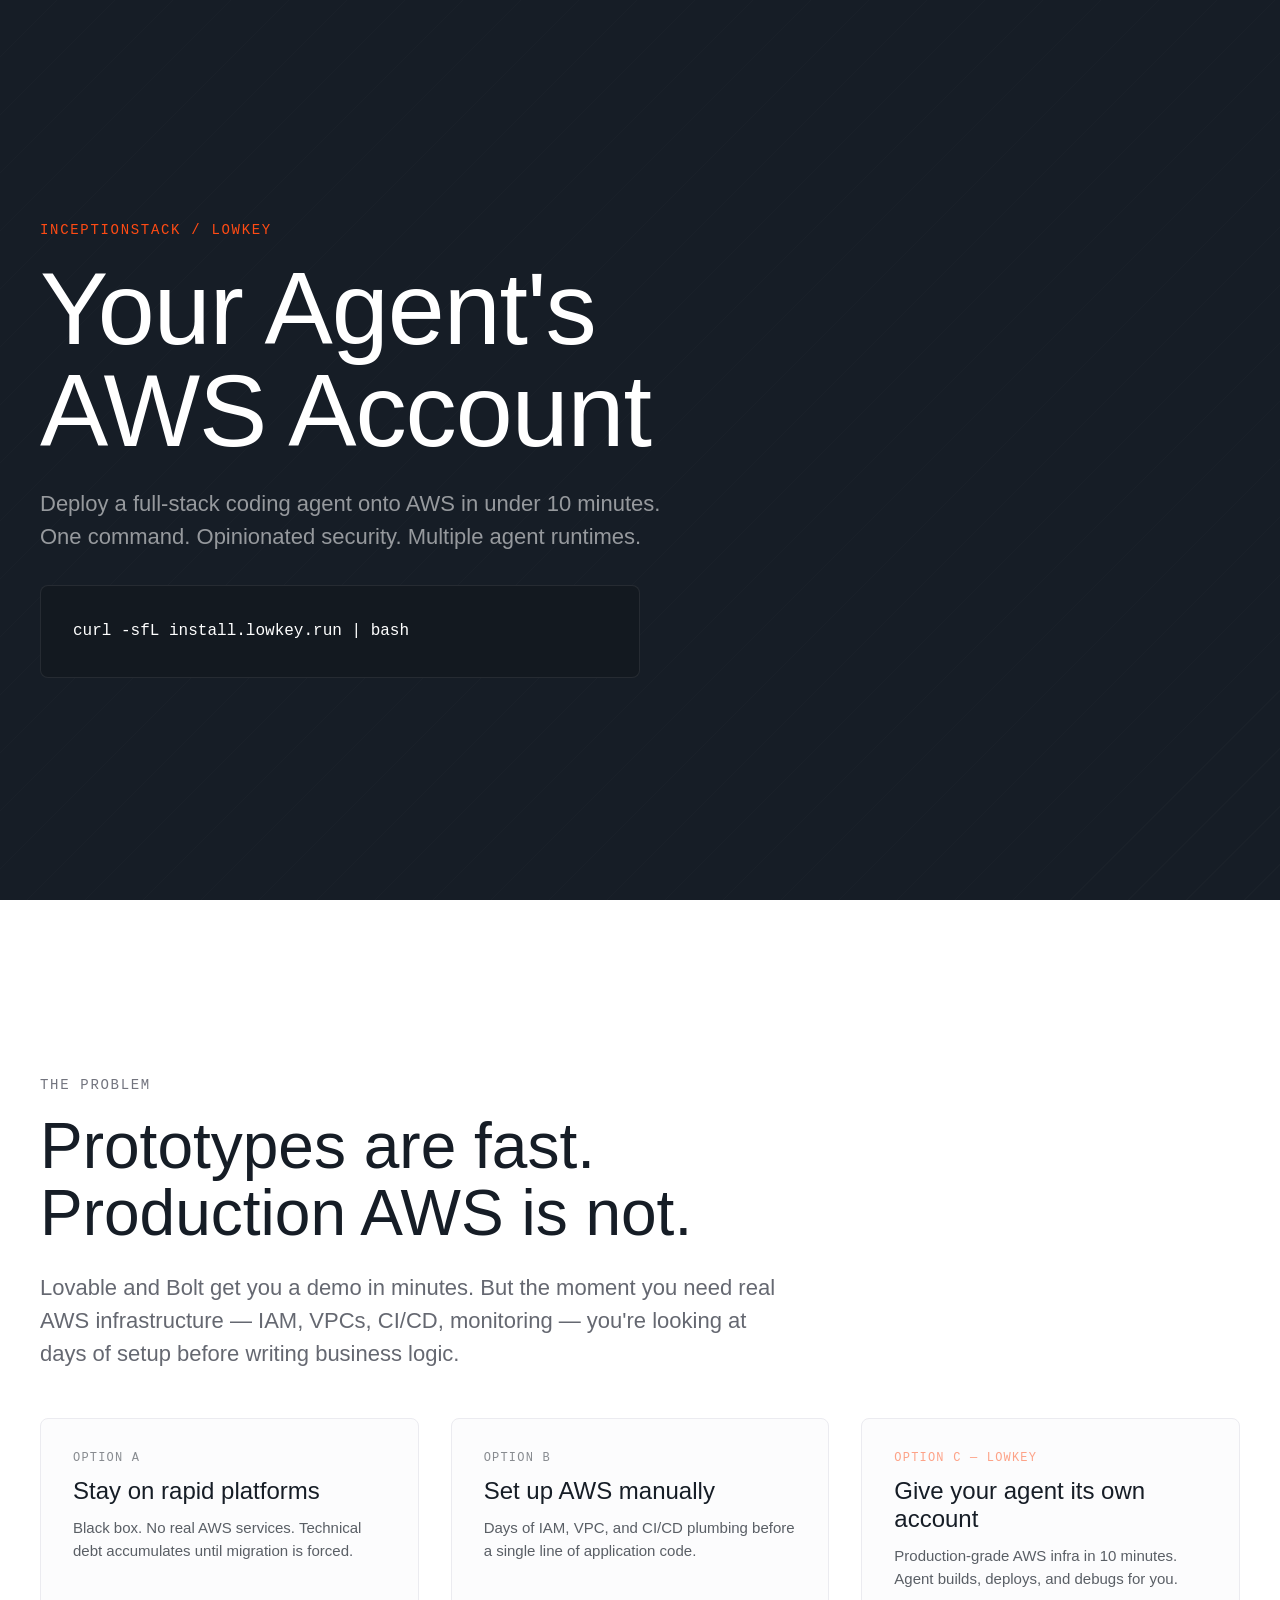
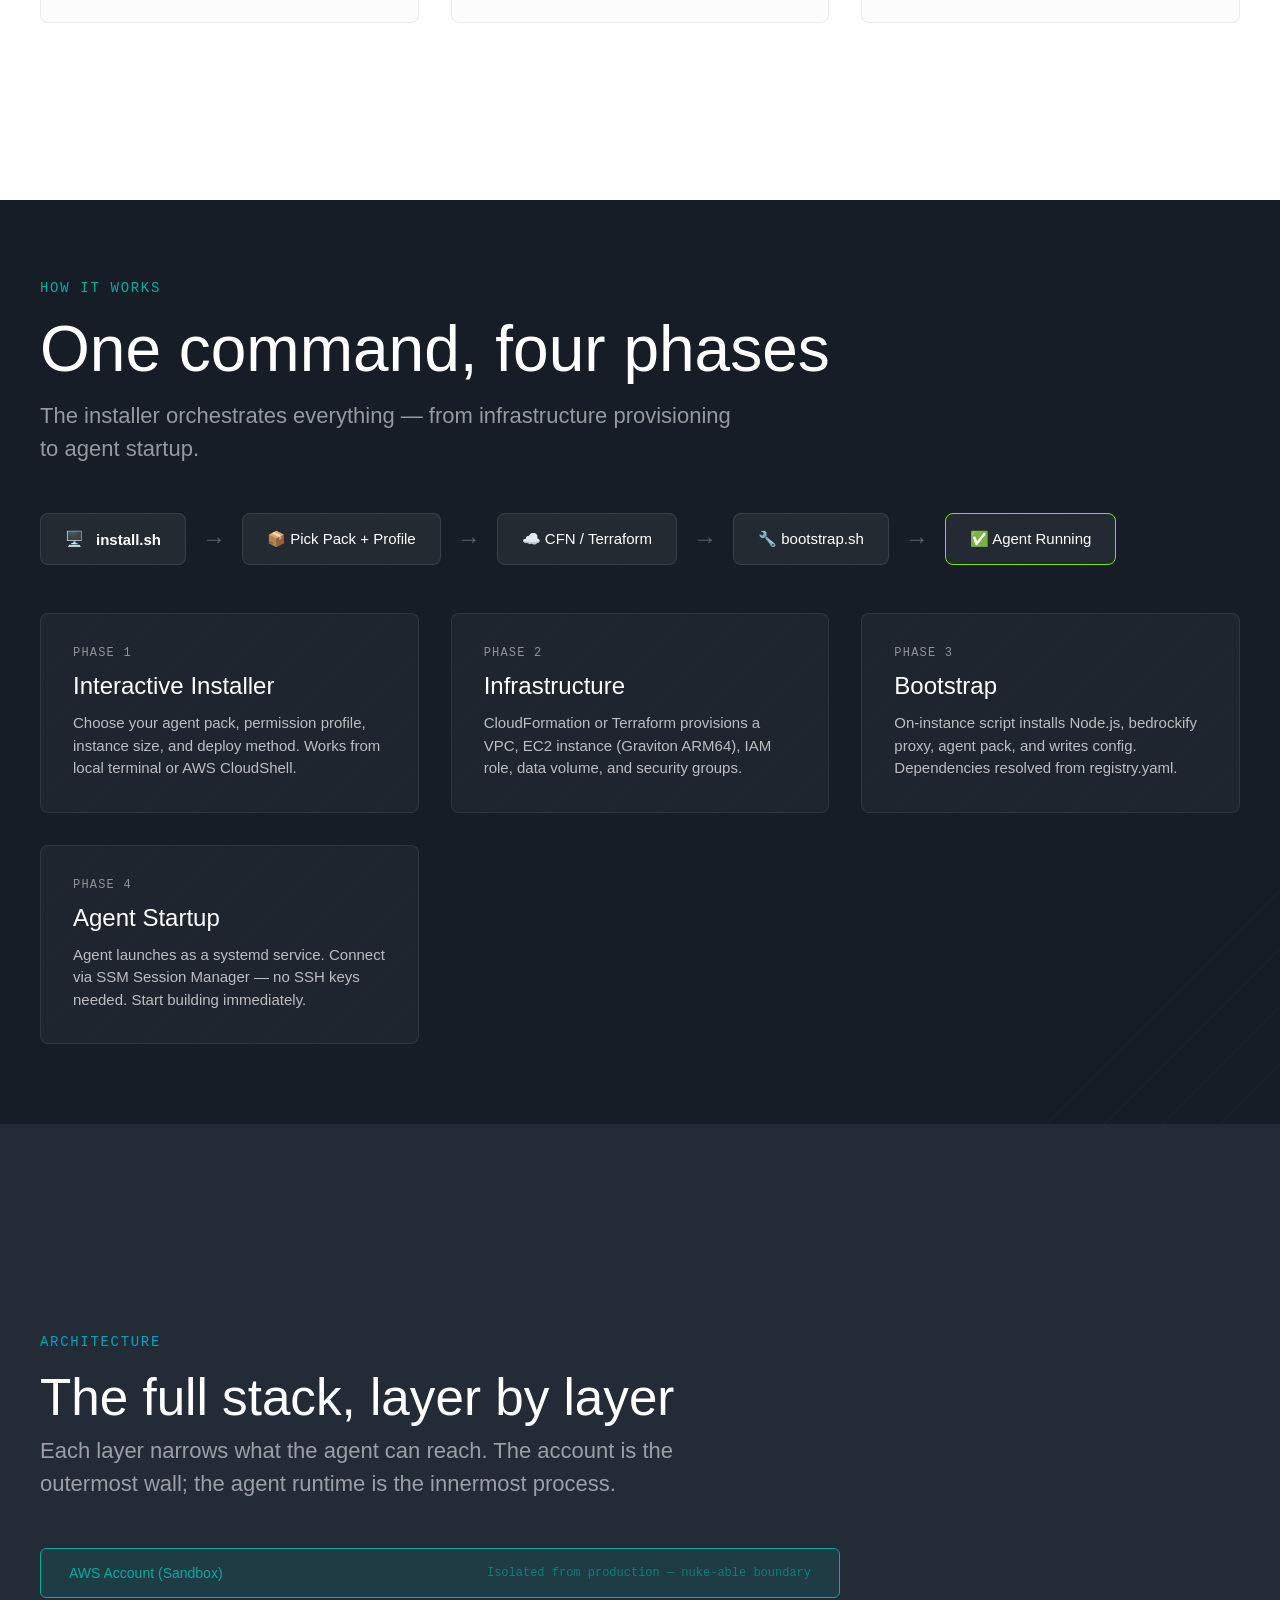
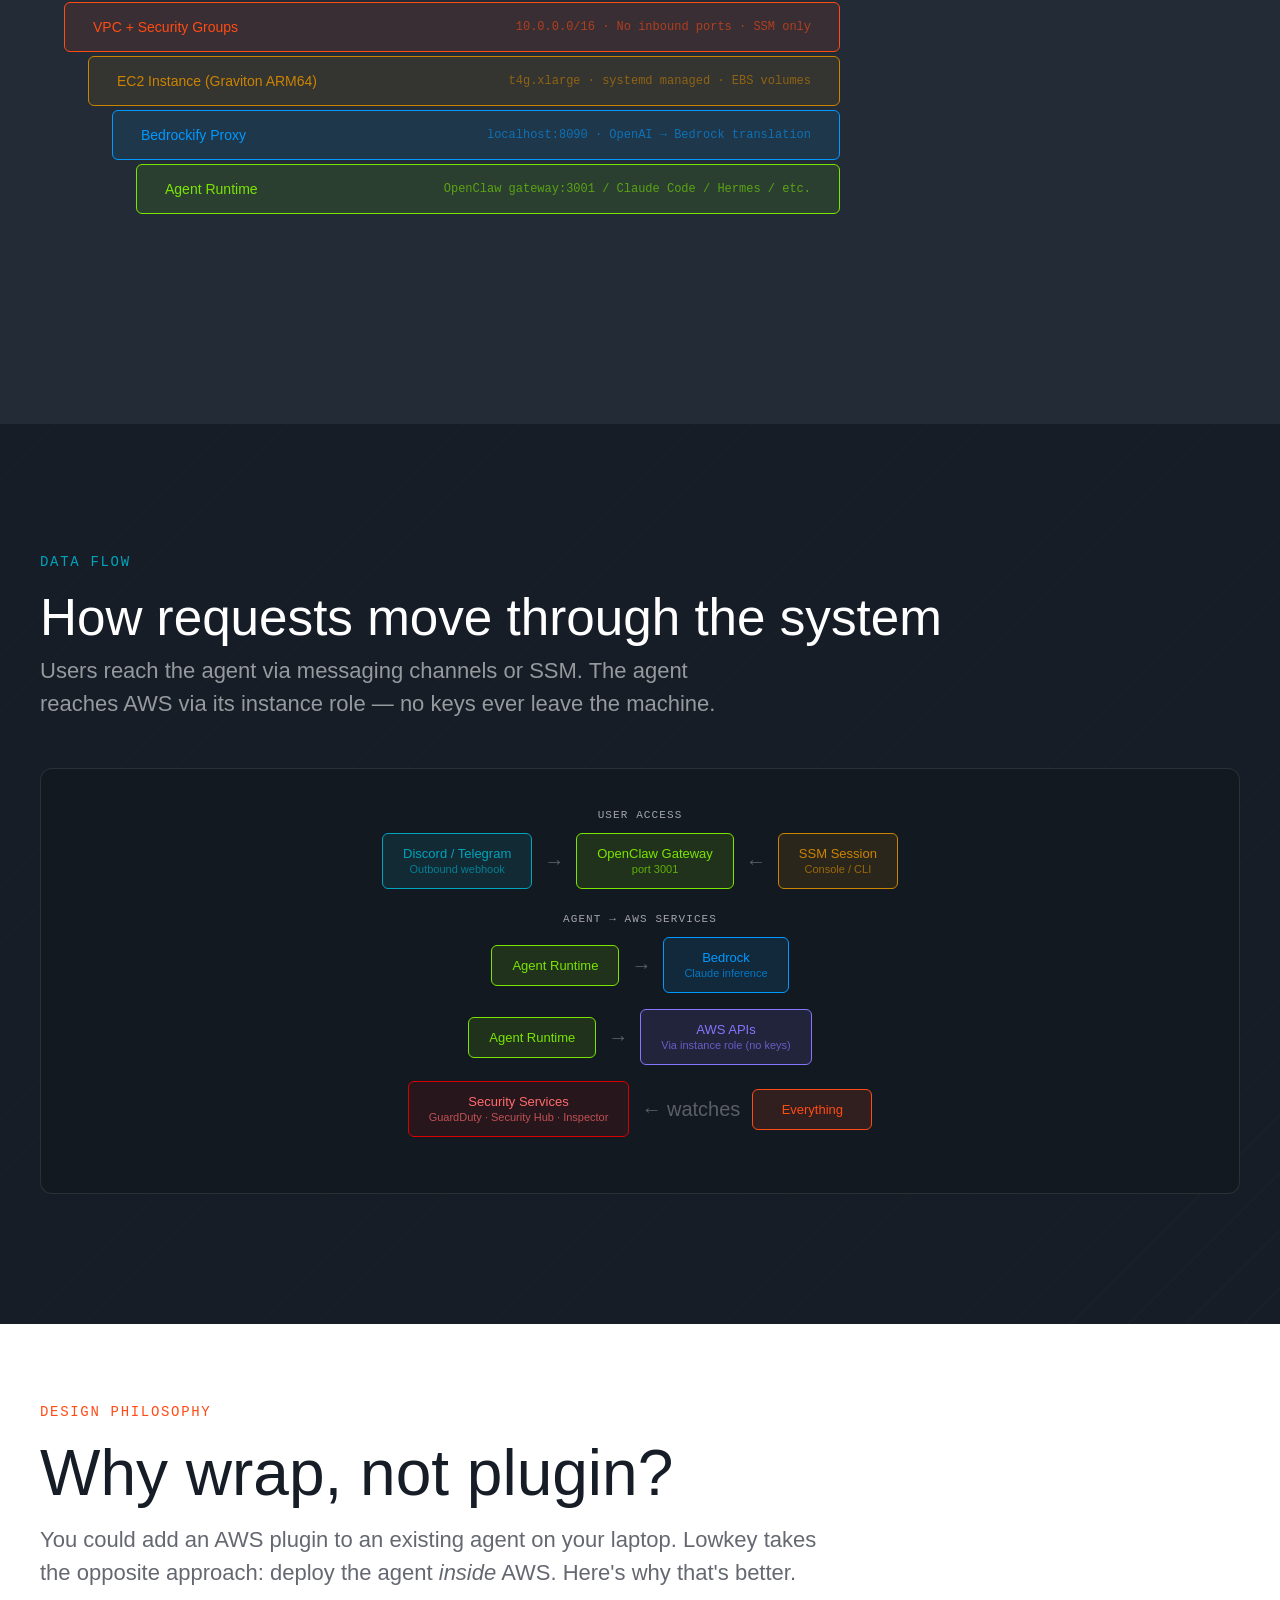
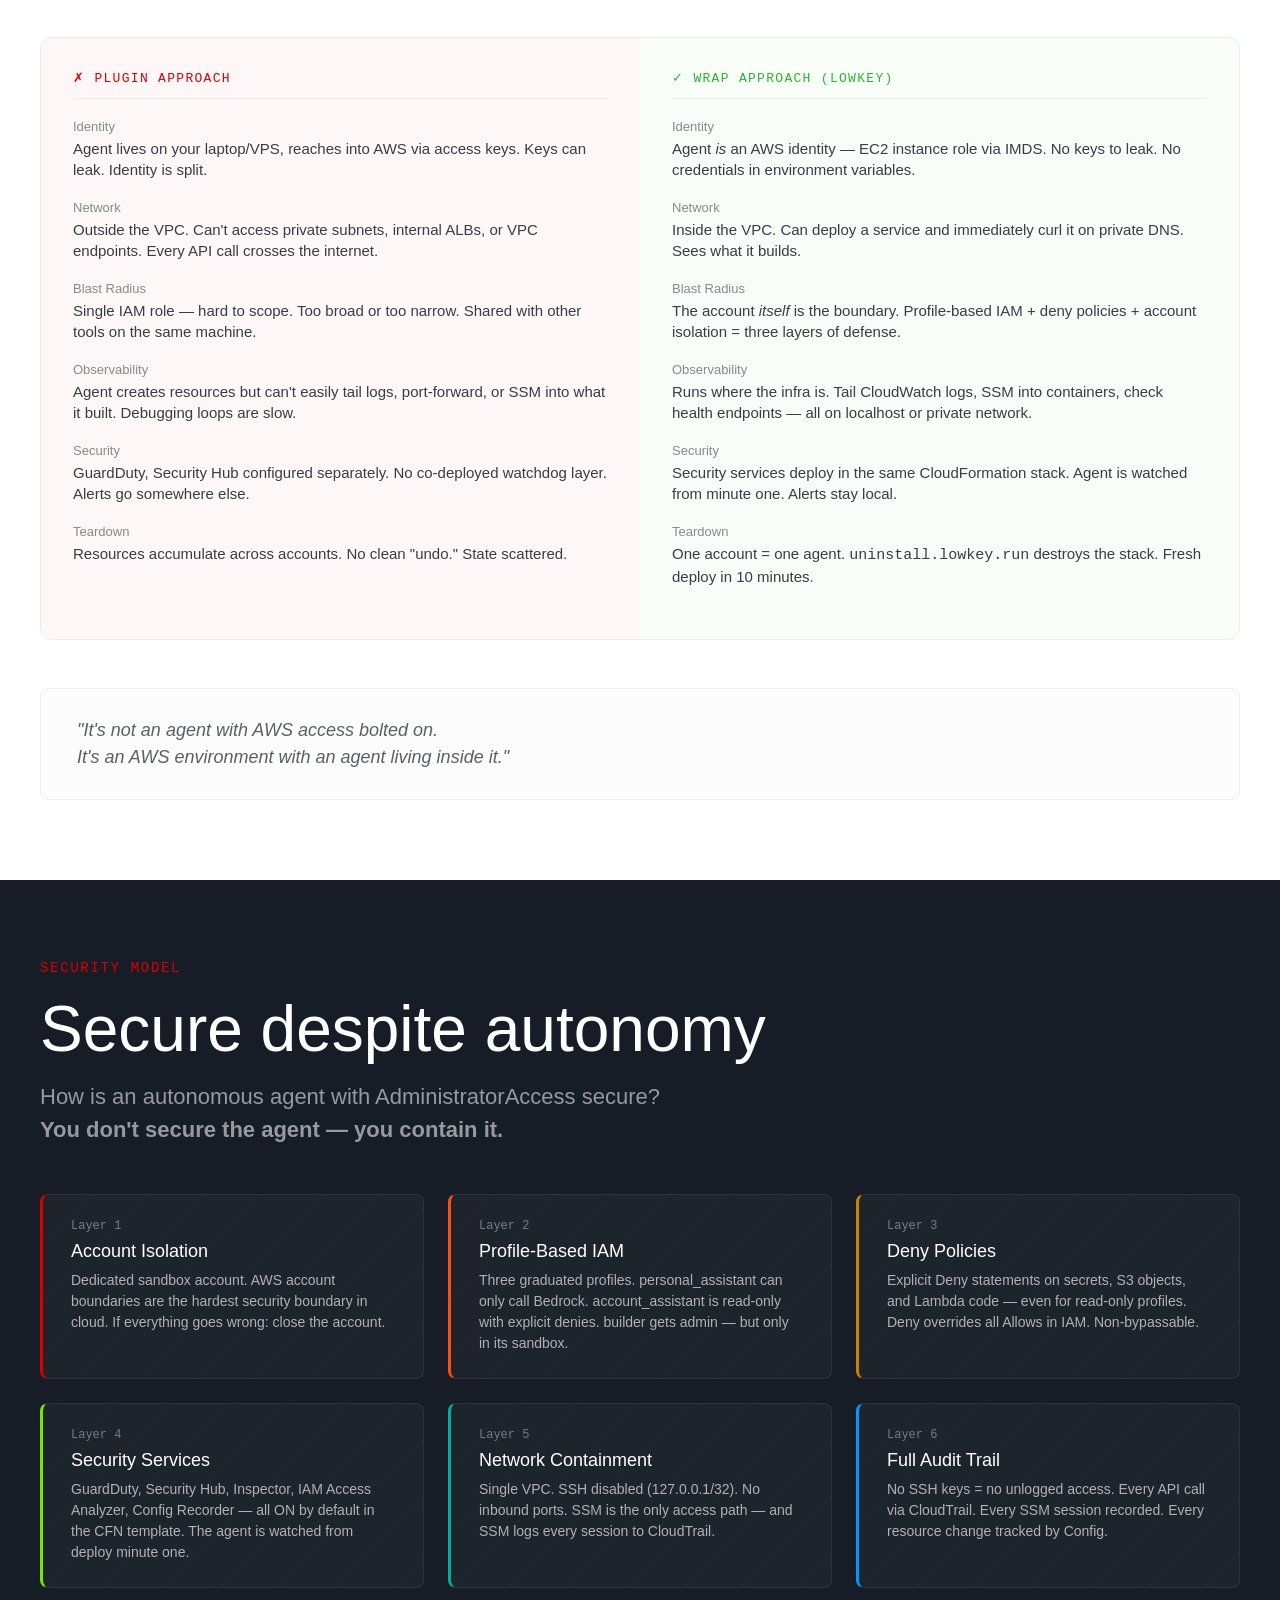
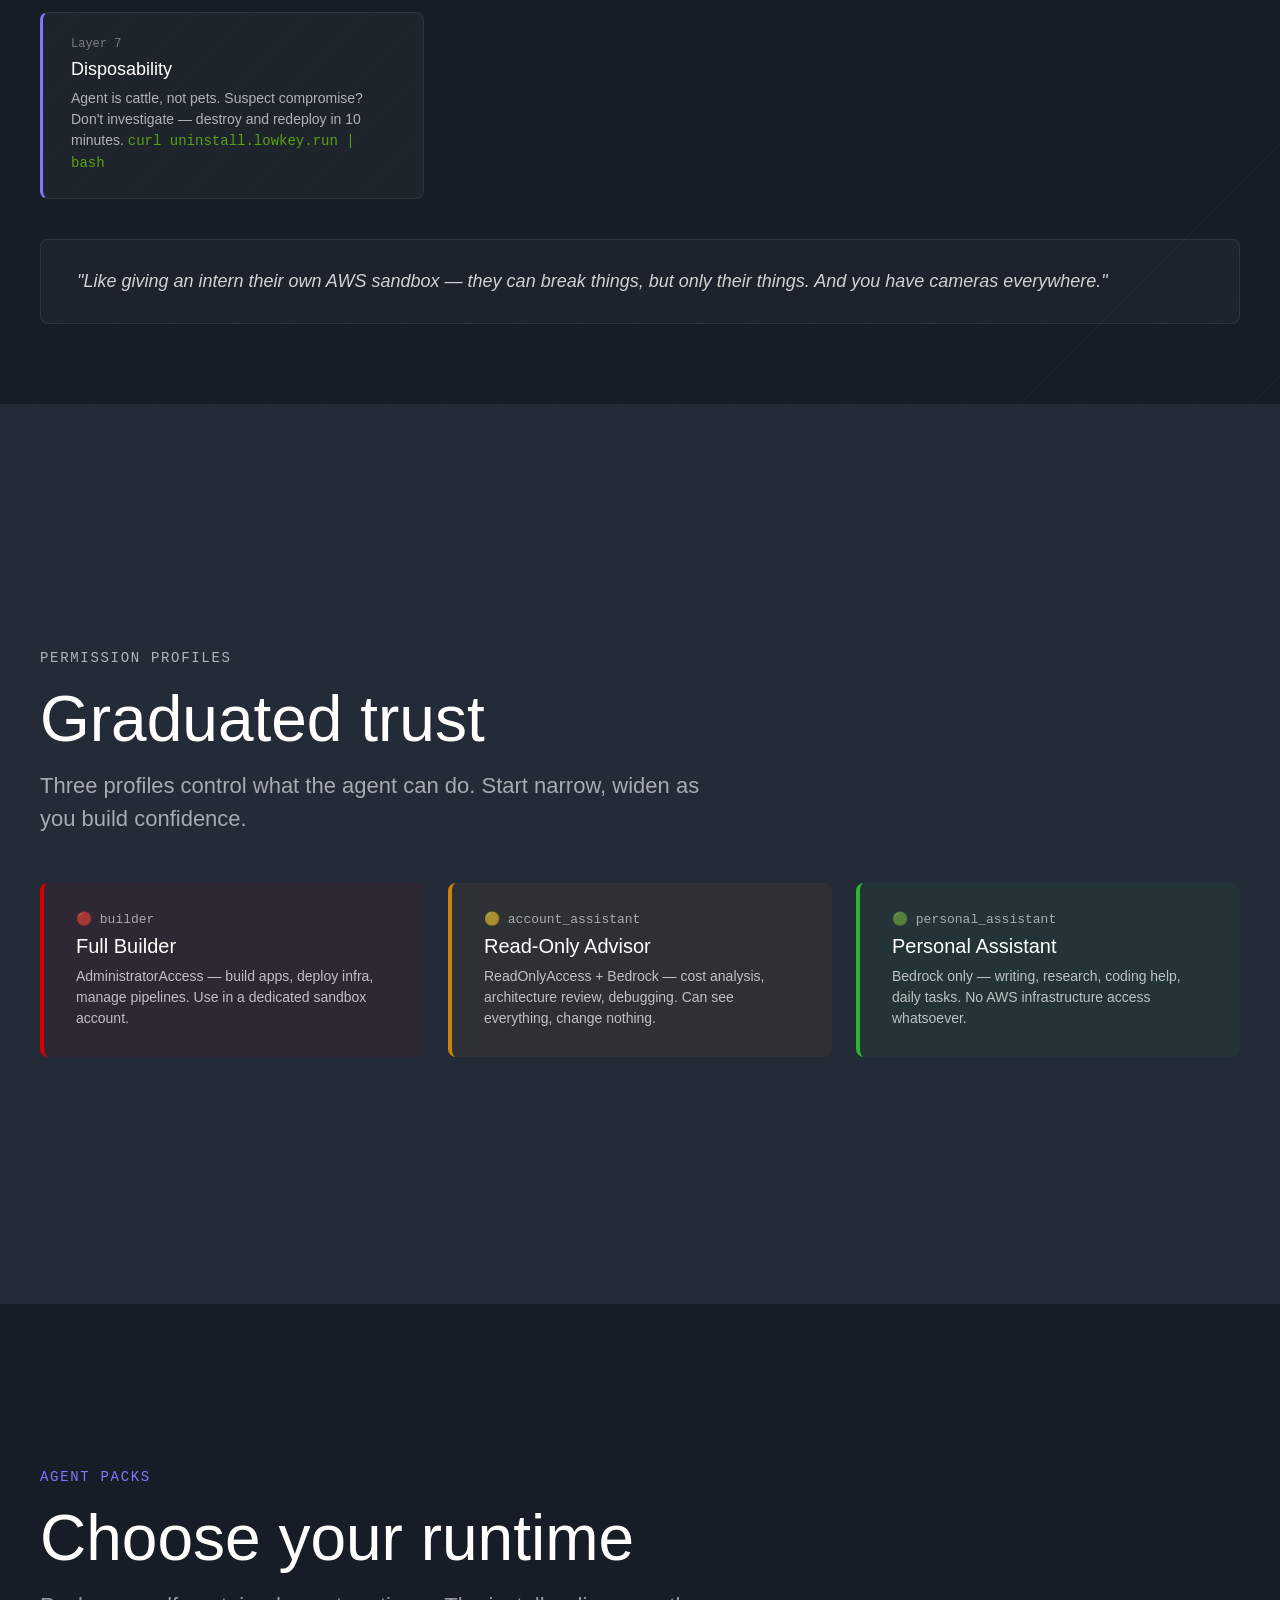
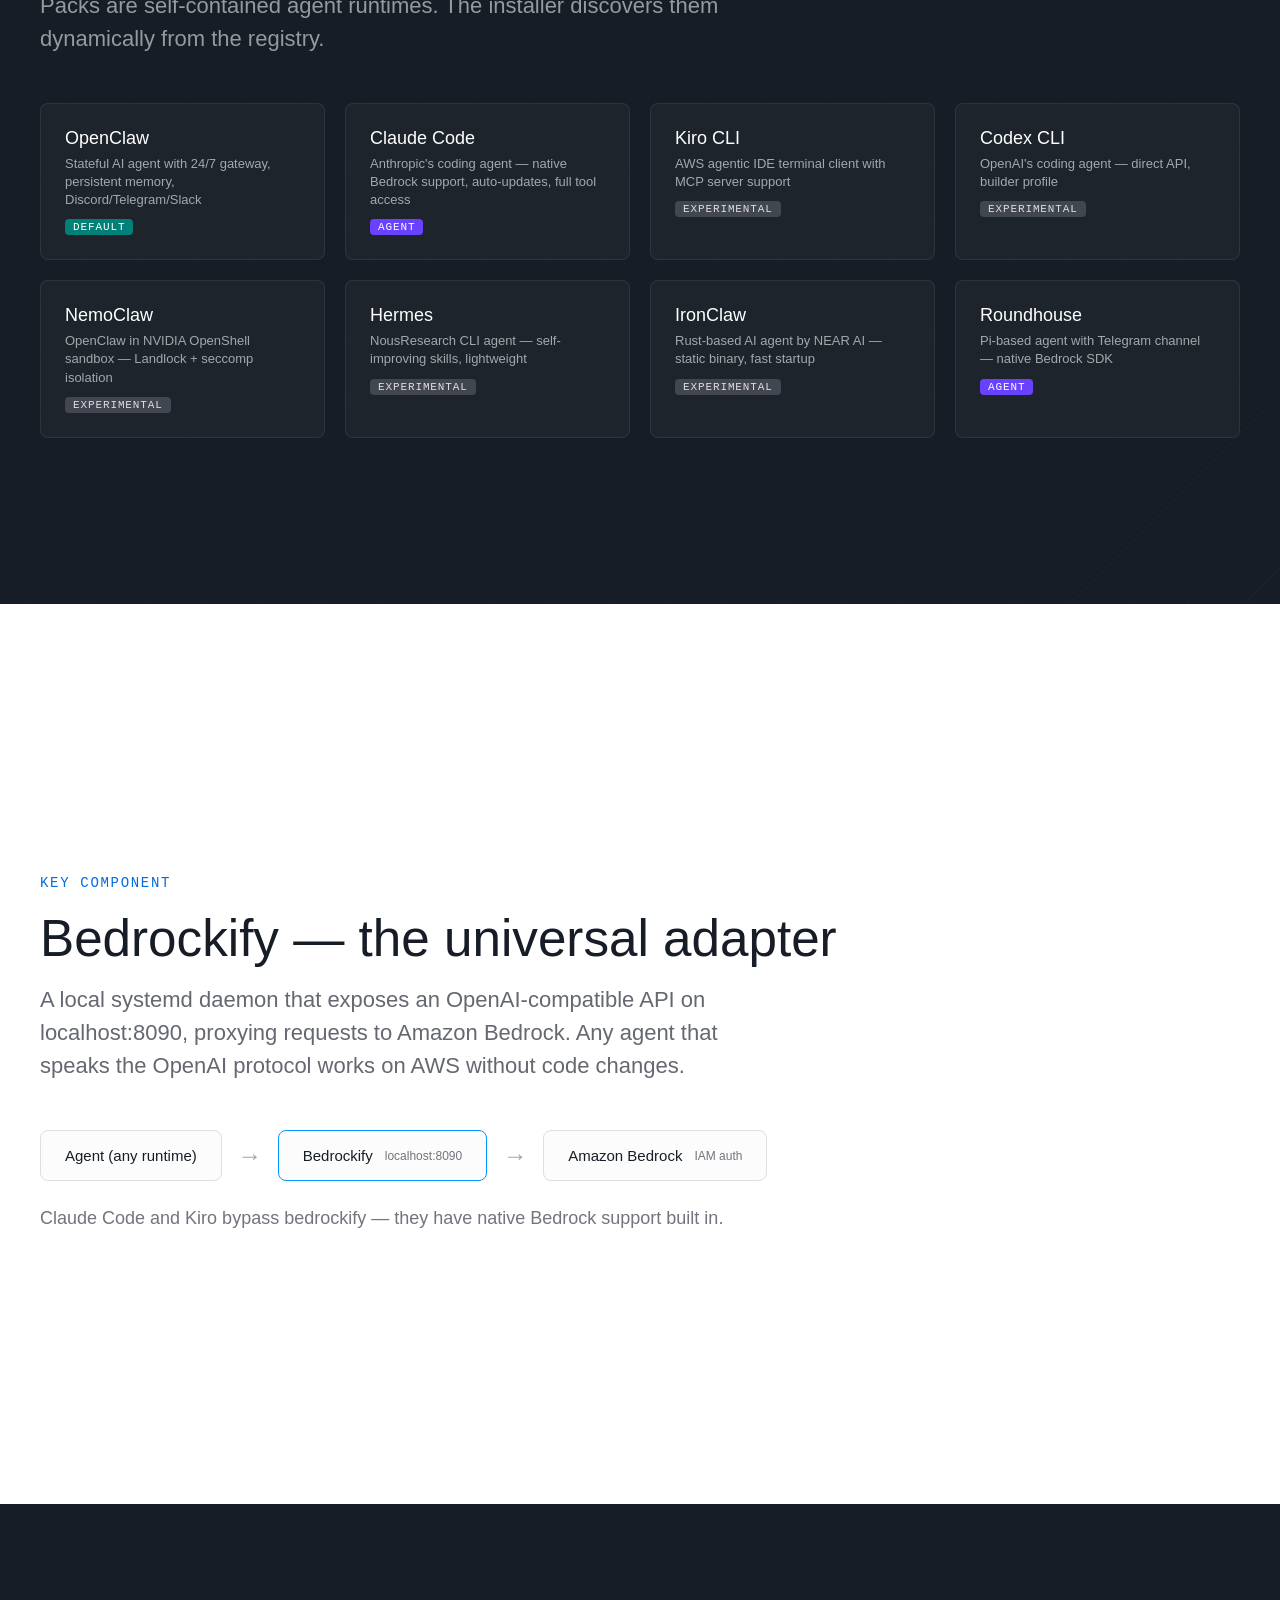
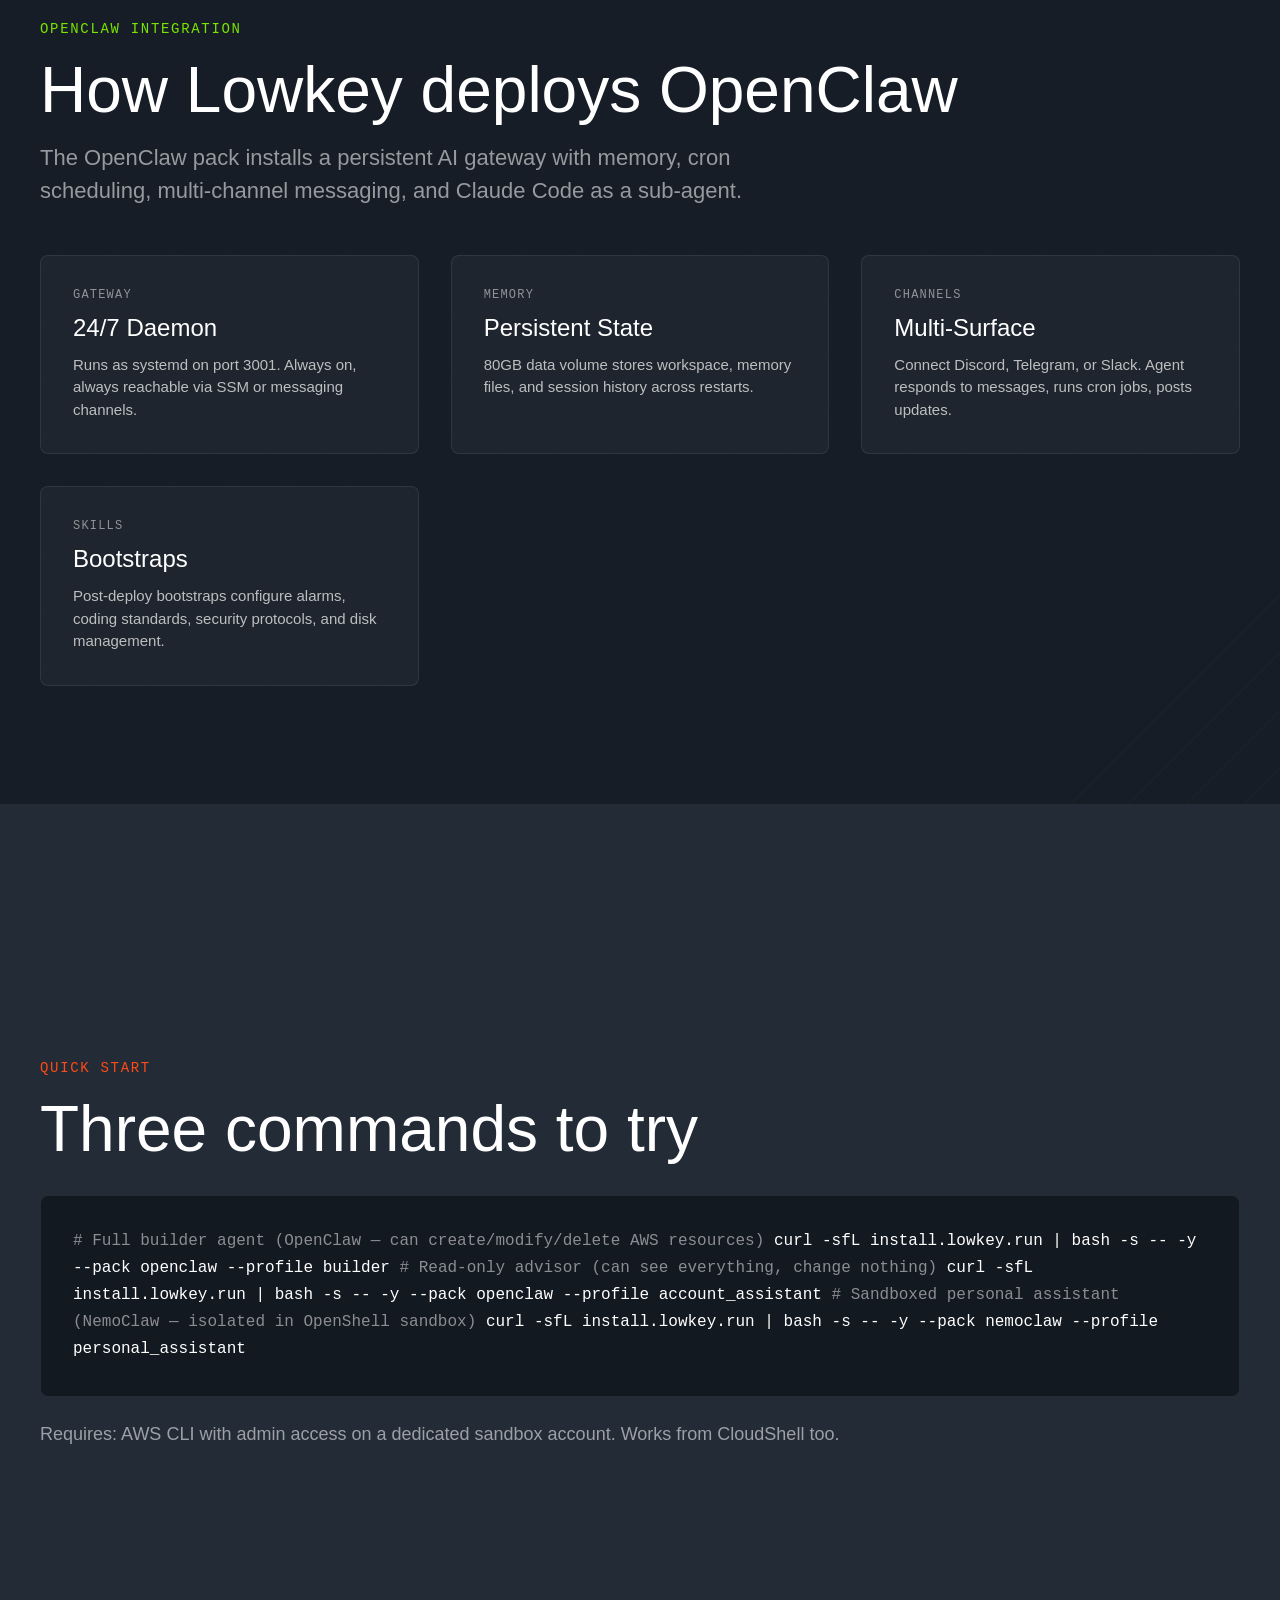
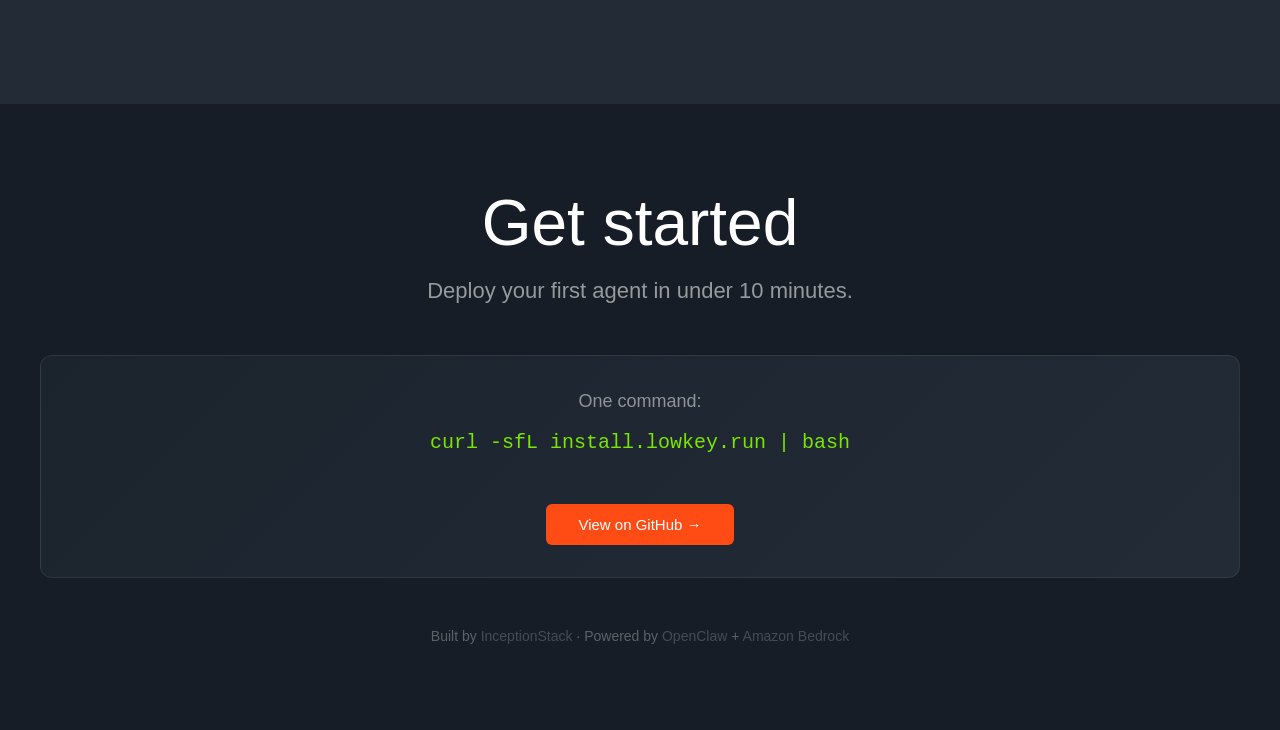
<file: lowkey-how-it-works/index.html>
<!DOCTYPE html>
<html lang="en">
<head>
<meta charset="UTF-8">
<meta name="viewport" content="width=device-width, initial-scale=1.0">
<title>Lowkey — How It Works</title>
<style>
/* ============================================================
   AWS Design Tokens (subset)
   ============================================================ */
:root {
  --aws-gray-850: #161D26;
  --aws-white: #FFFFFF;
  --aws-gray-50: #FCFCFD;
  --aws-gray-100: #F9F9FB;
  --aws-gray-200: #F3F3F7;
  --aws-gray-250: #EBEBF0;
  --aws-gray-300: #DEDEE3;
  --aws-gray-400: #B4B4BB;
  --aws-gray-450: #A4A4AD;
  --aws-gray-500: #8C8C94;
  --aws-gray-550: #72747E;
  --aws-gray-600: #656871;
  --aws-gray-650: #424650;
  --aws-gray-700: #333843;
  --aws-gray-750: #232B37;
  --aws-gray-800: #1B232D;
  --aws-gray-900: #131920;
  --aws-orange-500: #FF4B14;
  --aws-orange-600: #DB3300;
  --aws-teal-500: #00ADA2;
  --aws-teal-600: #008077;
  --aws-blue-500: #0099FF;
  --aws-blue-600: #006CE0;
  --aws-lime-400: #7AE500;
  --aws-lime-500: #31B800;
  --aws-violet-500: #8575FF;
  --aws-violet-600: #6842FF;
  --aws-cyan-500: #00A4BD;
  --aws-green-500: #2BB534;
  --aws-red-600: #DB0000;
  --aws-amber-500: #CC8400;

  --font-display: -apple-system, BlinkMacSystemFont, "Segoe UI", Roboto, "Helvetica Neue", Arial, sans-serif;
  --font-mono: "SF Mono", "Cascadia Code", "Fira Code", "JetBrains Mono", monospace;
}

* { box-sizing: border-box; }
html, body { margin: 0; padding: 0; background: var(--aws-gray-900); font-family: var(--font-display); }

/* ============================================================
   Scroll-based slide deck
   ============================================================ */
.slide {
  position: relative;
  width: 100%;
  min-height: 100vh;
  display: flex;
  align-items: center;
  justify-content: center;
  overflow: hidden;
  padding: 80px 40px;
}
.slide.dark { background: var(--aws-gray-850); color: var(--aws-white); }
.slide.light { background: var(--aws-white); color: var(--aws-gray-850); }
.slide.alt { background: var(--aws-gray-750); color: var(--aws-white); }

.slide-inner {
  max-width: 1200px;
  width: 100%;
  position: relative;
  z-index: 2;
}

/* Typography */
h1, h2, h3, p { margin: 0; }
.eyebrow {
  font-family: var(--font-mono);
  font-size: 14px; font-weight: 400;
  text-transform: uppercase; letter-spacing: 0.12em;
  margin-bottom: 20px;
}
.h-cover { font-size: clamp(48px, 8vw, 120px); line-height: 1.0; font-weight: 300; letter-spacing: -0.01em; }
.h-section { font-size: clamp(36px, 5vw, 80px); line-height: 1.05; font-weight: 300; }
.h-title { font-size: clamp(28px, 4vw, 56px); line-height: 1.1; font-weight: 400; }
.h-content { font-size: clamp(24px, 3vw, 44px); line-height: 1.15; font-weight: 400; }
.body-lg { font-size: clamp(16px, 2vw, 22px); line-height: 1.5; }
.body-md { font-size: clamp(14px, 1.5vw, 18px); line-height: 1.5; }
.body-sm { font-size: 14px; line-height: 1.5; }

/* Pattern */
.pattern-bg {
  position: absolute; inset: 0;
  background: repeating-linear-gradient(
    135deg,
    transparent,
    transparent 40px,
    rgba(255,255,255,0.015) 40px,
    rgba(255,255,255,0.015) 41px
  );
  pointer-events: none;
}

/* Cards */
.card-grid {
  display: grid;
  grid-template-columns: repeat(auto-fit, minmax(280px, 1fr));
  gap: 32px;
  margin-top: 48px;
}
.card {
  padding: 32px;
  border-radius: 8px;
  background: rgba(255,255,255,0.04);
  border: 1px solid rgba(255,255,255,0.08);
}
.light .card {
  background: var(--aws-gray-50);
  border: 1px solid var(--aws-gray-250);
}
.card-tag {
  font-family: var(--font-mono);
  font-size: 12px; text-transform: uppercase;
  letter-spacing: 0.1em;
  margin-bottom: 12px;
  opacity: 0.5;
}
.card h3 { font-size: 24px; margin-bottom: 12px; font-weight: 500; }
.card p { opacity: 0.7; font-size: 15px; line-height: 1.5; }

/* Flow diagram */
.flow {
  display: flex;
  flex-wrap: wrap;
  align-items: center;
  gap: 16px;
  margin-top: 48px;
}
.flow-step {
  display: flex; align-items: center; gap: 12px;
  padding: 16px 24px;
  background: rgba(255,255,255,0.06);
  border: 1px solid rgba(255,255,255,0.1);
  border-radius: 8px;
  font-size: 15px;
  font-weight: 500;
}
.flow-arrow {
  font-size: 24px; opacity: 0.3;
}
.light .flow-step {
  background: var(--aws-gray-50);
  border-color: var(--aws-gray-300);
}
.light .flow-arrow { opacity: 0.4; }

/* Profile badges */
.profile-grid {
  display: grid;
  grid-template-columns: repeat(auto-fit, minmax(300px, 1fr));
  gap: 24px;
  margin-top: 48px;
}
.profile-card {
  padding: 28px 32px;
  border-radius: 8px;
  border-left: 4px solid;
}
.profile-card.red { border-color: var(--aws-red-600); background: rgba(219,0,0,0.06); }
.profile-card.amber { border-color: var(--aws-amber-500); background: rgba(204,132,0,0.06); }
.profile-card.green { border-color: var(--aws-green-500); background: rgba(43,181,52,0.06); }
.profile-card h3 { font-size: 20px; margin-bottom: 8px; font-weight: 500; }
.profile-card .tag { font-family: var(--font-mono); font-size: 13px; opacity: 0.6; margin-bottom: 8px; }
.profile-card p { font-size: 14px; opacity: 0.7; line-height: 1.5; }

/* Code block */
.code-block {
  background: var(--aws-gray-900);
  color: var(--aws-lime-400);
  font-family: var(--font-mono);
  font-size: clamp(13px, 1.5vw, 16px);
  padding: 32px;
  border-radius: 8px;
  overflow-x: auto;
  margin-top: 32px;
  line-height: 1.7;
  border: 1px solid rgba(255,255,255,0.08);
}
.code-comment { color: var(--aws-gray-500); }
.code-cmd { color: var(--aws-white); }

/* Pack grid */
.pack-grid {
  display: grid;
  grid-template-columns: repeat(auto-fit, minmax(240px, 1fr));
  gap: 20px;
  margin-top: 48px;
}
.pack-card {
  padding: 24px;
  border-radius: 8px;
  background: rgba(255,255,255,0.03);
  border: 1px solid rgba(255,255,255,0.08);
  transition: border-color 0.2s;
}
.pack-card:hover { border-color: rgba(255,255,255,0.2); }
.pack-card .pack-name {
  font-size: 18px; font-weight: 500;
  margin-bottom: 6px;
}
.pack-card .pack-desc {
  font-size: 13px; opacity: 0.6; line-height: 1.4;
}
.pack-card .pack-badge {
  display: inline-block;
  font-family: var(--font-mono);
  font-size: 11px; text-transform: uppercase;
  letter-spacing: 0.08em;
  padding: 2px 8px; border-radius: 4px;
  margin-top: 10px;
}
.badge-default { background: var(--aws-teal-600); color: white; }
.badge-experimental { background: var(--aws-gray-650); color: var(--aws-gray-300); }
.badge-agent { background: var(--aws-violet-600); color: white; }

/* Architecture diagram */
.arch-diagram {
  margin-top: 48px;
  padding: 40px;
  background: var(--aws-gray-900);
  border: 1px solid rgba(255,255,255,0.1);
  border-radius: 12px;
}
.arch-row {
  display: flex;
  align-items: center;
  justify-content: center;
  gap: 12px;
  margin-bottom: 16px;
  flex-wrap: wrap;
}
.arch-box {
  padding: 12px 20px;
  border-radius: 6px;
  font-size: 13px;
  font-weight: 500;
  text-align: center;
  min-width: 120px;
}
.arch-box.vpc { background: rgba(0,173,162,0.15); border: 1px solid var(--aws-teal-500); color: var(--aws-teal-500); }
.arch-box.ec2 { background: rgba(255,75,20,0.12); border: 1px solid var(--aws-orange-500); color: var(--aws-orange-500); }
.arch-box.iam { background: rgba(133,117,255,0.12); border: 1px solid var(--aws-violet-500); color: var(--aws-violet-500); }
.arch-box.bedrock { background: rgba(0,153,255,0.12); border: 1px solid var(--aws-blue-500); color: var(--aws-blue-500); }
.arch-box.agent { background: rgba(122,229,0,0.12); border: 1px solid var(--aws-lime-400); color: var(--aws-lime-400); }
.arch-box.ssm { background: rgba(204,132,0,0.12); border: 1px solid var(--aws-amber-500); color: var(--aws-amber-500); }
.arch-box.security { background: rgba(219,0,0,0.10); border: 1px solid var(--aws-red-600); color: #ff6b6b; }
.arch-box.channel { background: rgba(0,164,189,0.12); border: 1px solid var(--aws-cyan-500); color: var(--aws-cyan-500); }
.arch-connector {
  font-size: 20px; opacity: 0.3; color: white;
}
.arch-label {
  font-family: var(--font-mono);
  font-size: 11px; text-transform: uppercase;
  letter-spacing: 0.1em;
  color: var(--aws-gray-450);
  text-align: center;
  margin-bottom: 12px;
}

/* Comparison table */
.compare-grid {
  display: grid;
  grid-template-columns: 1fr 1fr;
  gap: 0;
  margin-top: 48px;
  border-radius: 12px;
  overflow: hidden;
  border: 1px solid rgba(255,255,255,0.1);
}
.compare-col {
  padding: 32px;
}
.compare-col.plugin { background: rgba(219,0,0,0.04); }
.compare-col.wrap { background: rgba(43,181,52,0.04); }
.compare-header {
  font-family: var(--font-mono);
  font-size: 13px; text-transform: uppercase;
  letter-spacing: 0.1em;
  margin-bottom: 20px;
  padding-bottom: 12px;
  border-bottom: 1px solid rgba(255,255,255,0.1);
}
.compare-header.bad { color: var(--aws-red-600); }
.compare-header.good { color: var(--aws-green-500); }
.compare-item {
  margin-bottom: 20px;
}
.compare-item .label {
  font-size: 13px; font-weight: 500;
  opacity: 0.5; margin-bottom: 4px;
}
.compare-item .value {
  font-size: 15px; line-height: 1.4;
  opacity: 0.85;
}
.light .compare-grid { border-color: var(--aws-gray-250); }
.light .compare-col.plugin { background: rgba(219,0,0,0.03); }
.light .compare-col.wrap { background: rgba(43,181,52,0.03); }
.light .compare-header { border-bottom-color: var(--aws-gray-250); }
@media (max-width: 768px) {
  .compare-grid { grid-template-columns: 1fr; }
}

/* Security layers */
.security-layers {
  display: grid;
  grid-template-columns: repeat(auto-fit, minmax(300px, 1fr));
  gap: 24px;
  margin-top: 48px;
}
.security-layer {
  padding: 24px 28px;
  border-radius: 8px;
  background: rgba(255,255,255,0.03);
  border: 1px solid rgba(255,255,255,0.08);
  border-left: 3px solid;
}
.security-layer .layer-num {
  font-family: var(--font-mono);
  font-size: 12px; opacity: 0.4;
  margin-bottom: 8px;
}
.security-layer h3 { font-size: 18px; margin-bottom: 8px; font-weight: 500; }
.security-layer p { font-size: 14px; opacity: 0.65; line-height: 1.5; }
.security-layer.l1 { border-left-color: var(--aws-red-600); }
.security-layer.l2 { border-left-color: var(--aws-orange-500); }
.security-layer.l3 { border-left-color: var(--aws-amber-500); }
.security-layer.l4 { border-left-color: var(--aws-lime-400); }
.security-layer.l5 { border-left-color: var(--aws-teal-500); }
.security-layer.l6 { border-left-color: var(--aws-blue-500); }
.security-layer.l7 { border-left-color: var(--aws-violet-500); }

/* Callout */
.callout {
  margin-top: 48px;
  padding: 28px 36px;
  border-radius: 8px;
  background: rgba(255,255,255,0.04);
  border: 1px solid rgba(255,255,255,0.1);
  font-size: 18px;
  line-height: 1.5;
  font-style: italic;
  opacity: 0.8;
}
.light .callout {
  background: var(--aws-gray-50);
  border-color: var(--aws-gray-250);
  color: var(--aws-gray-700);
}

/* Layer cake */
.layer-cake {
  margin-top: 48px;
  display: flex;
  flex-direction: column;
  gap: 4px;
  max-width: 800px;
}
.cake-layer {
  padding: 16px 28px;
  border-radius: 6px;
  font-size: 14px;
  font-weight: 500;
  display: flex;
  align-items: center;
  justify-content: space-between;
}
.cake-layer .cake-detail {
  font-size: 12px;
  font-family: var(--font-mono);
  opacity: 0.6;
}
.cake-l1 { background: rgba(0,173,162,0.12); border: 1px solid var(--aws-teal-500); color: var(--aws-teal-500); }
.cake-l2 { background: rgba(255,75,20,0.10); border: 1px solid var(--aws-orange-500); color: var(--aws-orange-500); margin-left: 24px; }
.cake-l3 { background: rgba(204,132,0,0.10); border: 1px solid var(--aws-amber-500); color: var(--aws-amber-500); margin-left: 48px; }
.cake-l4 { background: rgba(0,153,255,0.10); border: 1px solid var(--aws-blue-500); color: var(--aws-blue-500); margin-left: 72px; }
.cake-l5 { background: rgba(122,229,0,0.10); border: 1px solid var(--aws-lime-400); color: var(--aws-lime-400); margin-left: 96px; }

/* CTA */
.cta-box {
  margin-top: 48px;
  padding: 32px 40px;
  border-radius: 12px;
  background: linear-gradient(135deg, var(--aws-gray-800), var(--aws-gray-750));
  border: 1px solid rgba(255,255,255,0.08);
  text-align: center;
}
.cta-box code {
  display: block;
  font-family: var(--font-mono);
  font-size: clamp(14px, 2vw, 20px);
  color: var(--aws-lime-400);
  margin: 16px 0;
}
.cta-box a {
  display: inline-block;
  margin-top: 16px;
  padding: 12px 32px;
  background: var(--aws-orange-500);
  color: white;
  text-decoration: none;
  border-radius: 6px;
  font-weight: 500;
  font-size: 15px;
  transition: background 0.2s;
}
.cta-box a:hover { background: var(--aws-orange-600); }

/* Responsive */
@media (max-width: 768px) {
  .slide { padding: 60px 24px; }
  .card-grid, .profile-grid, .pack-grid { grid-template-columns: 1fr; }
  .flow { flex-direction: column; align-items: stretch; }
  .flow-arrow { transform: rotate(90deg); text-align: center; }
  .arch-row { flex-direction: column; }
}

/* Scroll animations */
.slide-inner { opacity: 0; transform: translateY(30px); transition: opacity 0.6s ease, transform 0.6s ease; }
.slide-inner.visible { opacity: 1; transform: translateY(0); }
</style>
</head>
<body>

<!-- ================================================================
     SLIDE 1: COVER
     ================================================================ -->
<section class="slide dark">
  <div class="pattern-bg"></div>
  <div class="slide-inner">
    <div class="eyebrow" style="color: var(--aws-orange-500);">inceptionstack / lowkey</div>
    <h1 class="h-cover" style="margin-bottom: 24px;">
      Your Agent's<br>AWS Account
    </h1>
    <p class="body-lg" style="opacity: 0.55; max-width: 700px;">
      Deploy a full-stack coding agent onto AWS in under 10 minutes.<br>
      One command. Opinionated security. Multiple agent runtimes.
    </p>
    <div class="code-block" style="max-width: 600px;">
      <span class="code-cmd">curl -sfL install.lowkey.run | bash</span>
    </div>
  </div>
</section>

<!-- ================================================================
     SLIDE 2: THE PROBLEM
     ================================================================ -->
<section class="slide light">
  <div class="slide-inner">
    <div class="eyebrow" style="color: var(--aws-gray-550);">The problem</div>
    <h2 class="h-section" style="max-width: 900px; margin-bottom: 24px;">
      Prototypes are fast.<br>Production AWS is not.
    </h2>
    <p class="body-lg" style="color: var(--aws-gray-600); max-width: 750px;">
      Lovable and Bolt get you a demo in minutes. But the moment you need real AWS infrastructure — IAM, VPCs, CI/CD, monitoring — you're looking at days of setup before writing business logic.
    </p>
    <div class="card-grid">
      <div class="card">
        <div class="card-tag">Option A</div>
        <h3>Stay on rapid platforms</h3>
        <p>Black box. No real AWS services. Technical debt accumulates until migration is forced.</p>
      </div>
      <div class="card">
        <div class="card-tag">Option B</div>
        <h3>Set up AWS manually</h3>
        <p>Days of IAM, VPC, and CI/CD plumbing before a single line of application code.</p>
      </div>
      <div class="card">
        <div class="card-tag" style="color: var(--aws-orange-500);">Option C — Lowkey</div>
        <h3>Give your agent its own account</h3>
        <p>Production-grade AWS infra in 10 minutes. Agent builds, deploys, and debugs for you.</p>
      </div>
    </div>
  </div>
</section>

<!-- ================================================================
     SLIDE 3: HOW IT WORKS (Flow)
     ================================================================ -->
<section class="slide dark">
  <div class="pattern-bg"></div>
  <div class="slide-inner">
    <div class="eyebrow" style="color: var(--aws-teal-500);">How it works</div>
    <h2 class="h-section" style="margin-bottom: 16px;">One command, four phases</h2>
    <p class="body-lg" style="opacity: 0.55; max-width: 700px; margin-bottom: 32px;">
      The installer orchestrates everything — from infrastructure provisioning to agent startup.
    </p>
    <div class="flow">
      <div class="flow-step">🖥️ <strong>install.sh</strong></div>
      <div class="flow-arrow">→</div>
      <div class="flow-step">📦 Pick Pack + Profile</div>
      <div class="flow-arrow">→</div>
      <div class="flow-step">☁️ CFN / Terraform</div>
      <div class="flow-arrow">→</div>
      <div class="flow-step">🔧 bootstrap.sh</div>
      <div class="flow-arrow">→</div>
      <div class="flow-step" style="border-color: var(--aws-lime-400);">✅ Agent Running</div>
    </div>
    <div class="card-grid" style="margin-top: 48px;">
      <div class="card">
        <div class="card-tag">Phase 1</div>
        <h3>Interactive Installer</h3>
        <p>Choose your agent pack, permission profile, instance size, and deploy method. Works from local terminal or AWS CloudShell.</p>
      </div>
      <div class="card">
        <div class="card-tag">Phase 2</div>
        <h3>Infrastructure</h3>
        <p>CloudFormation or Terraform provisions a VPC, EC2 instance (Graviton ARM64), IAM role, data volume, and security groups.</p>
      </div>
      <div class="card">
        <div class="card-tag">Phase 3</div>
        <h3>Bootstrap</h3>
        <p>On-instance script installs Node.js, bedrockify proxy, agent pack, and writes config. Dependencies resolved from registry.yaml.</p>
      </div>
      <div class="card">
        <div class="card-tag">Phase 4</div>
        <h3>Agent Startup</h3>
        <p>Agent launches as a systemd service. Connect via SSM Session Manager — no SSH keys needed. Start building immediately.</p>
      </div>
    </div>
  </div>
</section>

<!-- ================================================================
     SLIDE 4: ARCHITECTURE — Layer Cake
     ================================================================ -->
<section class="slide alt">
  <div class="slide-inner">
    <div class="eyebrow" style="color: var(--aws-cyan-500);">Architecture</div>
    <h2 class="h-title" style="margin-bottom: 8px;">The full stack, layer by layer</h2>
    <p class="body-lg" style="opacity: 0.55; max-width: 700px;">
      Each layer narrows what the agent can reach. The account is the outermost wall; the agent runtime is the innermost process.
    </p>
    <div class="layer-cake">
      <div class="cake-layer cake-l1">AWS Account (Sandbox) <span class="cake-detail">Isolated from production — nuke-able boundary</span></div>
      <div class="cake-layer cake-l2">VPC + Security Groups <span class="cake-detail">10.0.0.0/16 · No inbound ports · SSM only</span></div>
      <div class="cake-layer cake-l3">EC2 Instance (Graviton ARM64) <span class="cake-detail">t4g.xlarge · systemd managed · EBS volumes</span></div>
      <div class="cake-layer cake-l4">Bedrockify Proxy <span class="cake-detail">localhost:8090 · OpenAI → Bedrock translation</span></div>
      <div class="cake-layer cake-l5">Agent Runtime <span class="cake-detail">OpenClaw gateway:3001 / Claude Code / Hermes / etc.</span></div>
    </div>
  </div>
</section>

<!-- ================================================================
     SLIDE 4b: ARCHITECTURE — Data Flow
     ================================================================ -->
<section class="slide dark">
  <div class="pattern-bg"></div>
  <div class="slide-inner">
    <div class="eyebrow" style="color: var(--aws-cyan-500);">Data flow</div>
    <h2 class="h-title" style="margin-bottom: 8px;">How requests move through the system</h2>
    <p class="body-lg" style="opacity: 0.55; max-width: 700px; margin-bottom: 16px;">
      Users reach the agent via messaging channels or SSM. The agent reaches AWS via its instance role — no keys ever leave the machine.
    </p>
    <div class="arch-diagram">
      <div class="arch-label">User Access</div>
      <div class="arch-row">
        <div class="arch-box channel">Discord / Telegram<br><span style="font-size:11px;opacity:0.7;">Outbound webhook</span></div>
        <div class="arch-connector">→</div>
        <div class="arch-box agent">OpenClaw Gateway<br><span style="font-size:11px;opacity:0.7;">port 3001</span></div>
        <div class="arch-connector">←</div>
        <div class="arch-box ssm">SSM Session<br><span style="font-size:11px;opacity:0.7;">Console / CLI</span></div>
      </div>
      <div class="arch-label" style="margin-top: 24px;">Agent → AWS Services</div>
      <div class="arch-row">
        <div class="arch-box agent">Agent Runtime</div>
        <div class="arch-connector">→</div>
        <div class="arch-box bedrock">Bedrock<br><span style="font-size:11px;opacity:0.7;">Claude inference</span></div>
      </div>
      <div class="arch-row">
        <div class="arch-box agent">Agent Runtime</div>
        <div class="arch-connector">→</div>
        <div class="arch-box iam">AWS APIs<br><span style="font-size:11px;opacity:0.7;">Via instance role (no keys)</span></div>
      </div>
      <div class="arch-row">
        <div class="arch-box security">Security Services<br><span style="font-size:11px;opacity:0.7;">GuardDuty · Security Hub · Inspector</span></div>
        <div class="arch-connector">← watches</div>
        <div class="arch-box ec2">Everything</div>
      </div>
    </div>
  </div>
</section>

<!-- ================================================================
     SLIDE 4c: WHY WRAP vs PLUGIN
     ================================================================ -->
<section class="slide light">
  <div class="slide-inner">
    <div class="eyebrow" style="color: var(--aws-orange-500);">Design philosophy</div>
    <h2 class="h-section" style="margin-bottom: 16px;">Why wrap, not plugin?</h2>
    <p class="body-lg" style="color: var(--aws-gray-600); max-width: 800px;">
      You could add an AWS plugin to an existing agent on your laptop. Lowkey takes the opposite approach: deploy the agent <em>inside</em> AWS. Here's why that's better.
    </p>
    <div class="compare-grid">
      <div class="compare-col plugin">
        <div class="compare-header bad">✗ Plugin approach</div>
        <div class="compare-item">
          <div class="label">Identity</div>
          <div class="value">Agent lives on your laptop/VPS, reaches into AWS via access keys. Keys can leak. Identity is split.</div>
        </div>
        <div class="compare-item">
          <div class="label">Network</div>
          <div class="value">Outside the VPC. Can't access private subnets, internal ALBs, or VPC endpoints. Every API call crosses the internet.</div>
        </div>
        <div class="compare-item">
          <div class="label">Blast Radius</div>
          <div class="value">Single IAM role — hard to scope. Too broad or too narrow. Shared with other tools on the same machine.</div>
        </div>
        <div class="compare-item">
          <div class="label">Observability</div>
          <div class="value">Agent creates resources but can't easily tail logs, port-forward, or SSM into what it built. Debugging loops are slow.</div>
        </div>
        <div class="compare-item">
          <div class="label">Security</div>
          <div class="value">GuardDuty, Security Hub configured separately. No co-deployed watchdog layer. Alerts go somewhere else.</div>
        </div>
        <div class="compare-item">
          <div class="label">Teardown</div>
          <div class="value">Resources accumulate across accounts. No clean "undo." State scattered.</div>
        </div>
      </div>
      <div class="compare-col wrap">
        <div class="compare-header good">✓ Wrap approach (Lowkey)</div>
        <div class="compare-item">
          <div class="label">Identity</div>
          <div class="value">Agent <em>is</em> an AWS identity — EC2 instance role via IMDS. No keys to leak. No credentials in environment variables.</div>
        </div>
        <div class="compare-item">
          <div class="label">Network</div>
          <div class="value">Inside the VPC. Can deploy a service and immediately curl it on private DNS. Sees what it builds.</div>
        </div>
        <div class="compare-item">
          <div class="label">Blast Radius</div>
          <div class="value">The account <em>itself</em> is the boundary. Profile-based IAM + deny policies + account isolation = three layers of defense.</div>
        </div>
        <div class="compare-item">
          <div class="label">Observability</div>
          <div class="value">Runs where the infra is. Tail CloudWatch logs, SSM into containers, check health endpoints — all on localhost or private network.</div>
        </div>
        <div class="compare-item">
          <div class="label">Security</div>
          <div class="value">Security services deploy in the same CloudFormation stack. Agent is watched from minute one. Alerts stay local.</div>
        </div>
        <div class="compare-item">
          <div class="label">Teardown</div>
          <div class="value">One account = one agent. <code>uninstall.lowkey.run</code> destroys the stack. Fresh deploy in 10 minutes.</div>
        </div>
      </div>
    </div>
    <div class="callout">
      "It's not an agent with AWS access bolted on.<br>
      It's an AWS environment with an agent living inside it."
    </div>
  </div>
</section>

<!-- ================================================================
     SLIDE 4d: SECURITY MODEL
     ================================================================ -->
<section class="slide dark">
  <div class="pattern-bg"></div>
  <div class="slide-inner">
    <div class="eyebrow" style="color: var(--aws-red-600);">Security model</div>
    <h2 class="h-section" style="margin-bottom: 16px;">Secure despite autonomy</h2>
    <p class="body-lg" style="opacity: 0.55; max-width: 800px; margin-bottom: 8px;">
      How is an autonomous agent with AdministratorAccess secure?<br>
      <strong style="opacity: 1; color: var(--aws-white);">You don't secure the agent — you contain it.</strong>
    </p>
    <div class="security-layers">
      <div class="security-layer l1">
        <div class="layer-num">Layer 1</div>
        <h3>Account Isolation</h3>
        <p>Dedicated sandbox account. AWS account boundaries are the hardest security boundary in cloud. If everything goes wrong: close the account.</p>
      </div>
      <div class="security-layer l2">
        <div class="layer-num">Layer 2</div>
        <h3>Profile-Based IAM</h3>
        <p>Three graduated profiles. personal_assistant can only call Bedrock. account_assistant is read-only with explicit denies. builder gets admin — but only in its sandbox.</p>
      </div>
      <div class="security-layer l3">
        <div class="layer-num">Layer 3</div>
        <h3>Deny Policies</h3>
        <p>Explicit Deny statements on secrets, S3 objects, and Lambda code — even for read-only profiles. Deny overrides all Allows in IAM. Non-bypassable.</p>
      </div>
      <div class="security-layer l4">
        <div class="layer-num">Layer 4</div>
        <h3>Security Services</h3>
        <p>GuardDuty, Security Hub, Inspector, IAM Access Analyzer, Config Recorder — all ON by default in the CFN template. The agent is watched from deploy minute one.</p>
      </div>
      <div class="security-layer l5">
        <div class="layer-num">Layer 5</div>
        <h3>Network Containment</h3>
        <p>Single VPC. SSH disabled (127.0.0.1/32). No inbound ports. SSM is the only access path — and SSM logs every session to CloudTrail.</p>
      </div>
      <div class="security-layer l6">
        <div class="layer-num">Layer 6</div>
        <h3>Full Audit Trail</h3>
        <p>No SSH keys = no unlogged access. Every API call via CloudTrail. Every SSM session recorded. Every resource change tracked by Config.</p>
      </div>
      <div class="security-layer l7">
        <div class="layer-num">Layer 7</div>
        <h3>Disposability</h3>
        <p>Agent is cattle, not pets. Suspect compromise? Don't investigate — destroy and redeploy in 10 minutes. <code style="color: var(--aws-lime-400);">curl uninstall.lowkey.run | bash</code></p>
      </div>
    </div>
    <div class="callout" style="margin-top: 40px;">
      "Like giving an intern their own AWS sandbox — they can break things, but only <em>their</em> things. And you have cameras everywhere."
    </div>
  </div>
</section>

<!-- ================================================================
     SLIDE 5: PERMISSION PROFILES
     ================================================================ -->
<section class="slide alt">
  <div class="slide-inner">
    <div class="eyebrow" style="color: var(--aws-gray-400);">Permission profiles</div>
    <h2 class="h-section" style="margin-bottom: 16px;">Graduated trust</h2>
    <p class="body-lg" style="opacity: 0.6; max-width: 700px;">
      Three profiles control what the agent can do. Start narrow, widen as you build confidence.
    </p>
    <div class="profile-grid">
      <div class="profile-card red">
        <div class="tag">🔴 builder</div>
        <h3>Full Builder</h3>
        <p>AdministratorAccess — build apps, deploy infra, manage pipelines. Use in a dedicated sandbox account.</p>
      </div>
      <div class="profile-card amber">
        <div class="tag">🟡 account_assistant</div>
        <h3>Read-Only Advisor</h3>
        <p>ReadOnlyAccess + Bedrock — cost analysis, architecture review, debugging. Can see everything, change nothing.</p>
      </div>
      <div class="profile-card green">
        <div class="tag">🟢 personal_assistant</div>
        <h3>Personal Assistant</h3>
        <p>Bedrock only — writing, research, coding help, daily tasks. No AWS infrastructure access whatsoever.</p>
      </div>
    </div>
  </div>
</section>

<!-- ================================================================
     SLIDE 6: AGENT PACKS
     ================================================================ -->
<section class="slide dark">
  <div class="pattern-bg"></div>
  <div class="slide-inner">
    <div class="eyebrow" style="color: var(--aws-violet-500);">Agent packs</div>
    <h2 class="h-section" style="margin-bottom: 16px;">Choose your runtime</h2>
    <p class="body-lg" style="opacity: 0.55; max-width: 700px;">
      Packs are self-contained agent runtimes. The installer discovers them dynamically from the registry.
    </p>
    <div class="pack-grid">
      <div class="pack-card">
        <div class="pack-name">OpenClaw</div>
        <div class="pack-desc">Stateful AI agent with 24/7 gateway, persistent memory, Discord/Telegram/Slack</div>
        <span class="pack-badge badge-default">Default</span>
      </div>
      <div class="pack-card">
        <div class="pack-name">Claude Code</div>
        <div class="pack-desc">Anthropic's coding agent — native Bedrock support, auto-updates, full tool access</div>
        <span class="pack-badge badge-agent">Agent</span>
      </div>
      <div class="pack-card">
        <div class="pack-name">Kiro CLI</div>
        <div class="pack-desc">AWS agentic IDE terminal client with MCP server support</div>
        <span class="pack-badge badge-experimental">Experimental</span>
      </div>
      <div class="pack-card">
        <div class="pack-name">Codex CLI</div>
        <div class="pack-desc">OpenAI's coding agent — direct API, builder profile</div>
        <span class="pack-badge badge-experimental">Experimental</span>
      </div>
      <div class="pack-card">
        <div class="pack-name">NemoClaw</div>
        <div class="pack-desc">OpenClaw in NVIDIA OpenShell sandbox — Landlock + seccomp isolation</div>
        <span class="pack-badge badge-experimental">Experimental</span>
      </div>
      <div class="pack-card">
        <div class="pack-name">Hermes</div>
        <div class="pack-desc">NousResearch CLI agent — self-improving skills, lightweight</div>
        <span class="pack-badge badge-experimental">Experimental</span>
      </div>
      <div class="pack-card">
        <div class="pack-name">IronClaw</div>
        <div class="pack-desc">Rust-based AI agent by NEAR AI — static binary, fast startup</div>
        <span class="pack-badge badge-experimental">Experimental</span>
      </div>
      <div class="pack-card">
        <div class="pack-name">Roundhouse</div>
        <div class="pack-desc">Pi-based agent with Telegram channel — native Bedrock SDK</div>
        <span class="pack-badge badge-agent">Agent</span>
      </div>
    </div>
  </div>
</section>

<!-- ================================================================
     SLIDE 7: BEDROCKIFY
     ================================================================ -->
<section class="slide light">
  <div class="slide-inner">
    <div class="eyebrow" style="color: var(--aws-blue-600);">Key component</div>
    <h2 class="h-title" style="margin-bottom: 16px;">Bedrockify — the universal adapter</h2>
    <p class="body-lg" style="color: var(--aws-gray-600); max-width: 750px; margin-bottom: 32px;">
      A local systemd daemon that exposes an OpenAI-compatible API on localhost:8090, proxying requests to Amazon Bedrock. Any agent that speaks the OpenAI protocol works on AWS without code changes.
    </p>
    <div class="flow">
      <div class="flow-step">Agent (any runtime)</div>
      <div class="flow-arrow">→</div>
      <div class="flow-step" style="border-color: var(--aws-blue-500);">Bedrockify<br><span style="font-size:12px;opacity:0.6;">localhost:8090</span></div>
      <div class="flow-arrow">→</div>
      <div class="flow-step">Amazon Bedrock<br><span style="font-size:12px;opacity:0.6;">IAM auth</span></div>
    </div>
    <p class="body-md" style="color: var(--aws-gray-550); margin-top: 24px;">
      Claude Code and Kiro bypass bedrockify — they have native Bedrock support built in.
    </p>
  </div>
</section>

<!-- ================================================================
     SLIDE 8: OPENCLAW ORCHESTRATION
     ================================================================ -->
<section class="slide dark">
  <div class="pattern-bg"></div>
  <div class="slide-inner">
    <div class="eyebrow" style="color: var(--aws-lime-400);">OpenClaw integration</div>
    <h2 class="h-section" style="margin-bottom: 16px;">How Lowkey deploys OpenClaw</h2>
    <p class="body-lg" style="opacity: 0.55; max-width: 750px; margin-bottom: 32px;">
      The OpenClaw pack installs a persistent AI gateway with memory, cron scheduling, multi-channel messaging, and Claude Code as a sub-agent.
    </p>
    <div class="card-grid">
      <div class="card">
        <div class="card-tag">Gateway</div>
        <h3>24/7 Daemon</h3>
        <p>Runs as systemd on port 3001. Always on, always reachable via SSM or messaging channels.</p>
      </div>
      <div class="card">
        <div class="card-tag">Memory</div>
        <h3>Persistent State</h3>
        <p>80GB data volume stores workspace, memory files, and session history across restarts.</p>
      </div>
      <div class="card">
        <div class="card-tag">Channels</div>
        <h3>Multi-Surface</h3>
        <p>Connect Discord, Telegram, or Slack. Agent responds to messages, runs cron jobs, posts updates.</p>
      </div>
      <div class="card">
        <div class="card-tag">Skills</div>
        <h3>Bootstraps</h3>
        <p>Post-deploy bootstraps configure alarms, coding standards, security protocols, and disk management.</p>
      </div>
    </div>
  </div>
</section>

<!-- ================================================================
     SLIDE 9: QUICK START
     ================================================================ -->
<section class="slide alt">
  <div class="slide-inner">
    <div class="eyebrow" style="color: var(--aws-orange-500);">Quick start</div>
    <h2 class="h-section" style="margin-bottom: 24px;">Three commands to try</h2>
    <div class="code-block">
<span class="code-comment"># Full builder agent (OpenClaw — can create/modify/delete AWS resources)</span>
<span class="code-cmd">curl -sfL install.lowkey.run | bash -s -- -y --pack openclaw --profile builder</span>

<span class="code-comment"># Read-only advisor (can see everything, change nothing)</span>
<span class="code-cmd">curl -sfL install.lowkey.run | bash -s -- -y --pack openclaw --profile account_assistant</span>

<span class="code-comment"># Sandboxed personal assistant (NemoClaw — isolated in OpenShell sandbox)</span>
<span class="code-cmd">curl -sfL install.lowkey.run | bash -s -- -y --pack nemoclaw --profile personal_assistant</span>
    </div>
    <p class="body-md" style="opacity: 0.55; margin-top: 24px;">
      Requires: AWS CLI with admin access on a dedicated sandbox account. Works from CloudShell too.
    </p>
  </div>
</section>

<!-- ================================================================
     SLIDE 10: CTA
     ================================================================ -->
<section class="slide dark" style="min-height: 70vh;">
  <div class="slide-inner" style="text-align: center;">
    <h2 class="h-section" style="margin-bottom: 16px;">Get started</h2>
    <p class="body-lg" style="opacity: 0.55; margin-bottom: 32px;">
      Deploy your first agent in under 10 minutes.
    </p>
    <div class="cta-box">
      <p class="body-md" style="opacity: 0.5;">One command:</p>
      <code>curl -sfL install.lowkey.run | bash</code>
      <br>
      <a href="https://github.com/inceptionstack/lowkey" target="_blank">View on GitHub →</a>
    </div>
    <p class="body-sm" style="opacity: 0.3; margin-top: 48px;">
      Built by <a href="https://github.com/inceptionstack" style="color: var(--aws-gray-400); text-decoration: none;">InceptionStack</a>
      · Powered by <a href="https://github.com/openclaw/openclaw" style="color: var(--aws-gray-400); text-decoration: none;">OpenClaw</a>
      + <a href="https://aws.amazon.com/bedrock/" style="color: var(--aws-gray-400); text-decoration: none;">Amazon Bedrock</a>
    </p>
  </div>
</section>

<script>
// Scroll-triggered fade-in
const observer = new IntersectionObserver((entries) => {
  entries.forEach(entry => {
    if (entry.isIntersecting) {
      entry.target.classList.add('visible');
    }
  });
}, { threshold: 0.15 });

document.querySelectorAll('.slide-inner').forEach(el => observer.observe(el));

// Trigger first slide immediately
setTimeout(() => {
  const first = document.querySelector('.slide-inner');
  if (first) first.classList.add('visible');
}, 100);
</script>
</body>
</html>
</file>
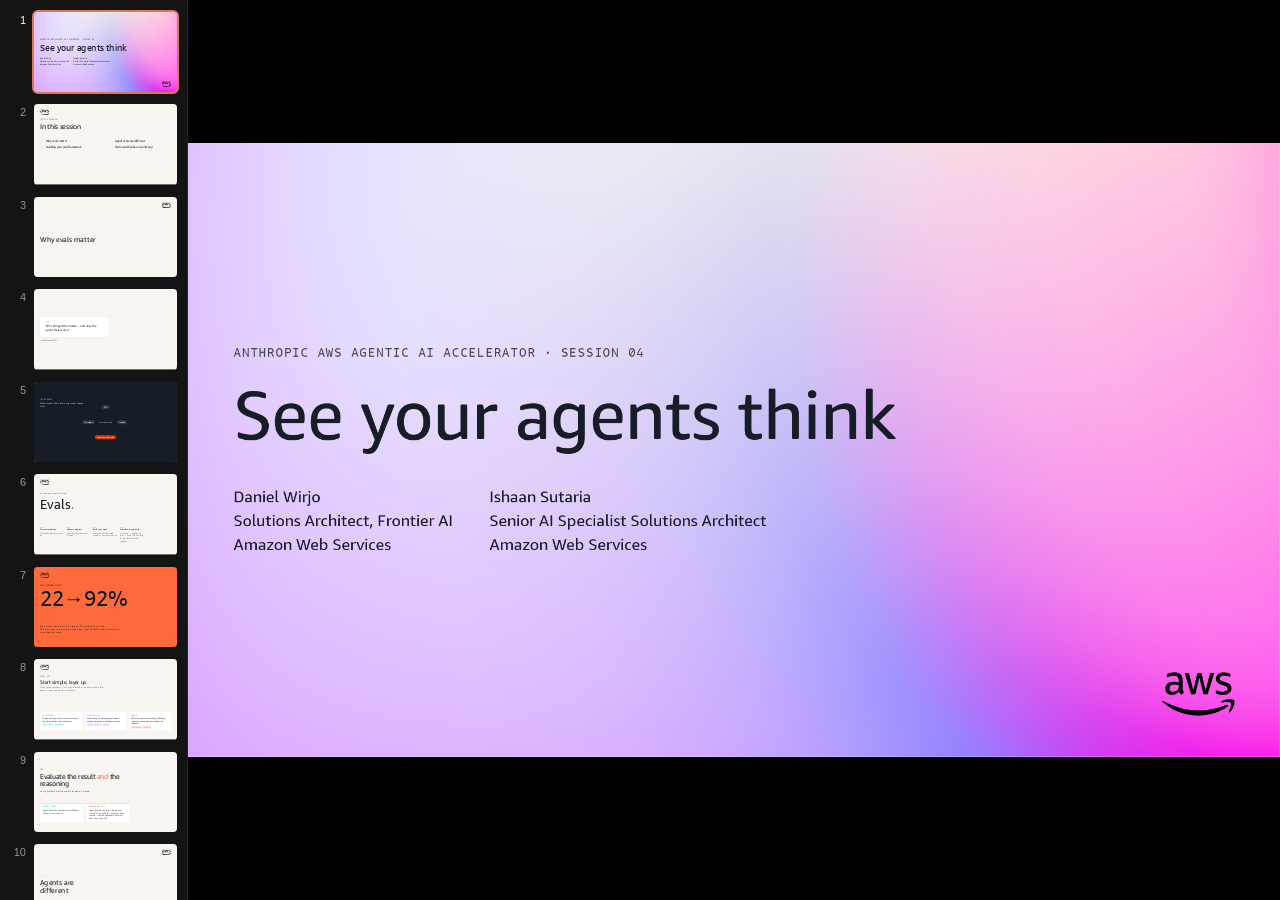
<file: see-your-agents-think/index.html>
<!DOCTYPE html>
<html lang="en">
<head>
<meta charset="UTF-8">
<title>Session 4: See Your Agents Think</title>
<link rel="stylesheet" href="assets/colors_and_type.css">
<script src="assets/deck-stage.js"></script>
<style>
  html, body { margin: 0; background: #000; }
  deck-stage { --slide-width: 1920px; --slide-height: 1080px; }

  /* ---- Shared slide chrome ---- */
  .slide {
    position: relative; width: 1920px; height: 1080px; overflow: hidden;
    font-family: var(--aws-font-display);
    background: var(--aws-white); color: var(--aws-gray-850);
  }
  .slide.dark { background: var(--aws-gray-850); color: var(--aws-white); }
  .slide.warm { background: #F8F4F0; color: var(--aws-gray-850); }
  .slide h1, .slide h2, .slide h3, .slide p { margin: 0; }
  .logo-tl, .logo-bl, .logo-tr, .logo-br {
    position: absolute; height: 76px; width: auto;
  }
  .logo-tl { top: 73px; left: 80px; }
  .logo-bl { bottom: 73px; left: 80px; }
  .logo-tr { top: 73px; right: 80px; }
  .logo-br { bottom: 73px; right: 80px; }

  .eyebrow {
    font-family: var(--aws-font-mono); font-size: 22px; font-weight: 400;
    text-transform: uppercase; letter-spacing: 0.08em;
  }
  .caption {
    font-family: var(--aws-font-mono); font-size: 18px;
    text-transform: uppercase; letter-spacing: 0.1em;
  }
  .h-cover  { font-size: 120px; line-height: 1.05; font-weight: 400; letter-spacing: -0.005em; text-wrap: pretty; }
  .h-section{ font-size: 96px; line-height: 1.05; font-weight: 400; letter-spacing: -0.005em; text-wrap: pretty; }
  .h-title  { font-size: 88px;  line-height: 1.1;  font-weight: 400; letter-spacing: -0.005em; text-wrap: pretty; }
  .h-content{ font-size: 64px;  line-height: 1.1;  font-weight: 400; text-wrap: pretty; }
  .h-stat   { font-size: 280px; line-height: 0.9;  font-weight: 400; letter-spacing: -0.02em; }
  .body-lg  { font-size: 28px;  line-height: 1.35; font-weight: 400; }
  .body-md  { font-size: 26px;  line-height: 1.4;  font-weight: 400; }

  .accent { color: var(--aws-orange-400); }
  .accent-bold { color: var(--aws-orange-400); font-weight: 500; }

  .slide-no { position: absolute; right: 80px; bottom: 73px; font-family: var(--aws-font-mono); font-size: 16px; letter-spacing: 0.08em; color: var(--aws-gray-500); }
  .dark .slide-no { color: var(--aws-gray-400); }

  .cta {
    font-family: var(--aws-font-display); font-weight: 500; font-size: 28px;
    color: inherit; text-decoration: none;
    display: inline-flex; align-items: center; gap: 16px;
  }
  .cta svg { width: 36px; height: 36px; }

  /* ---- Cover ---- */
  .cover-bg {
    position: absolute; inset: 0;
    background: url(assets/aws-gradient-light-1d.png) center / cover no-repeat;
  }

  /* ---- Pattern strip ---- */
  .pattern-strip {
    position: absolute; left: 0; top: 0; bottom: 0; width: 480px;
    background: url(assets/aws-pattern-modular-1a.png) center / cover;
  }

  /* ---- Quote card ---- */
  .quote-card {
    background: var(--aws-white); border-radius: 16px; padding: 64px 72px;
    max-width: 780px; box-shadow: 0 2px 24px rgba(0,0,0,0.08);
  }
  .quote-card p { font-size: 40px; line-height: 1.3; font-weight: 400; font-style: italic; }

  /* ---- Reactive loop diagram ---- */
  .loop-container { position: absolute; inset: 0; display: flex; align-items: center; justify-content: center; }
  .loop-circle {
    width: 420px; height: 420px; border-radius: 50%;
    border: 2px dashed var(--aws-gray-500); position: relative;
  }
  .loop-node {
    position: absolute; background: var(--aws-gray-700); color: var(--aws-white);
    padding: 14px 28px; border-radius: 24px; font-size: 22px; font-weight: 400;
    white-space: nowrap;
  }
  .loop-node.warn { background: var(--aws-orange-600); }
  .loop-label {
    position: absolute; top: 50%; left: 50%; transform: translate(-50%, -50%);
    font-style: italic; font-size: 22px; color: var(--aws-gray-400);
  }

  /* ---- Flow chips ---- */
  .flow { display: flex; align-items: center; gap: 20px; margin-top: 48px; }
  .chip {
    padding: 16px 32px; border-radius: 32px; font-size: 24px;
    background: var(--aws-white); color: var(--aws-gray-850);
    border: 1px solid var(--aws-gray-200);
  }
  .chip.highlight { background: var(--aws-orange-100); border-color: var(--aws-orange-300); }
  .flow-arrow { font-size: 28px; color: var(--aws-gray-400); }

  /* ---- Two-column ---- */
  .two-col { display: grid; grid-template-columns: 1fr 1fr; gap: 64px; }
  .col-card {
    background: var(--aws-white); border-radius: 16px; padding: 56px;
    display: flex; flex-direction: column; gap: 24px;
  }

  /* ---- Versus layout ---- */
  .vs-row { display: grid; grid-template-columns: 1fr 1fr; gap: 48px; }
  .vs-card {
    border-radius: 12px; padding: 48px; display: flex; flex-direction: column; gap: 16px;
  }
  .vs-card.light { background: var(--aws-white); }
  .vs-card.dark-card { background: var(--aws-gray-850); color: var(--aws-white); }
  .vs-label { font-size: 18px; color: var(--aws-gray-500); font-family: var(--aws-font-mono); text-transform: uppercase; letter-spacing: 0.08em; }

  /* ---- Code block ---- */
  .code-block {
    background: var(--aws-gray-850); color: var(--aws-white); border-radius: 12px;
    padding: 40px 48px; font-family: var(--aws-font-mono); font-size: 20px; line-height: 1.6;
  }

  /* ---- Pass@k cards ---- */
  .passk-row { display: grid; grid-template-columns: 1fr 1fr; gap: 48px; }
  .passk-card {
    background: var(--aws-white); border-radius: 12px; padding: 48px;
    display: flex; flex-direction: column; gap: 20px;
  }
  .passk-card h3 { font-size: 36px; font-weight: 400; }
  .passk-card .desc { font-size: 22px; line-height: 1.4; color: var(--aws-gray-650); }
  .trial-dots { display: flex; align-items: center; gap: 8px; }
  .trial-dot {
    width: 36px; height: 36px; border-radius: 50%; border: 2px solid var(--aws-gray-300);
    display: flex; align-items: center; justify-content: center; font-size: 18px;
  }
  .trial-dot.pass { border-color: var(--aws-green-500); color: var(--aws-green-600); }
  .trial-dot.fail { border-color: var(--aws-red-500); color: var(--aws-red-600); }
  .trial-result {
    padding: 8px 20px; border-radius: 6px; font-size: 16px; font-weight: 500;
    font-family: var(--aws-font-mono); text-transform: uppercase; letter-spacing: 0.05em;
  }
  .trial-result.pass-label { background: var(--aws-green-100); color: var(--aws-green-700); }
  .trial-result.fail-label { background: var(--aws-red-100); color: var(--aws-red-700); }

  /* ---- Habit detail slide ---- */
  .habit-hero {
    position: absolute; left: 80px; right: 80px; top: 50%; transform: translateY(-50%);
    display: flex; flex-direction: column; gap: 32px; max-width: 1400px;
  }
  .habit-number { font-family: var(--aws-font-mono); font-size: 120px; color: var(--aws-orange-200); font-weight: 400; line-height: 1; }

  /* ---- Module grid ---- */
  .module-grid { display: grid; grid-template-columns: repeat(4, 1fr); gap: 32px; }
  .module-card {
    background: var(--aws-white); border-radius: 12px; padding: 40px 32px;
    display: flex; flex-direction: column; align-items: center; gap: 20px; text-align: center;
    border: 1px solid var(--aws-gray-150);
  }
  .module-card img { width: 48px; height: 48px; }
  .module-card .num { font-family: var(--aws-font-mono); font-size: 16px; color: var(--aws-orange-400); text-transform: uppercase; letter-spacing: 0.08em; }
  .module-card h3 { font-size: 24px; font-weight: 400; }

  /* ---- Takeaway grid ---- */
  .takeaway-grid { display: grid; grid-template-columns: 1fr 1fr; gap: 28px; }
  .takeaway-card {
    background: var(--aws-white); border-radius: 12px; padding: 40px;
    display: flex; flex-direction: column; gap: 12px;
  }
  .takeaway-card .num { font-family: var(--aws-font-mono); font-size: 18px; color: var(--aws-orange-400); }
  .takeaway-card p { font-size: 22px; line-height: 1.35; }
</style>
<script>
document.addEventListener('keydown', (e) => {
  if (e.key === 'p' || e.key === 'P') {
    const deck = document.querySelector('deck-stage');
    if (!deck) return;
    if (!document.fullscreenElement) {
      deck.setAttribute('no-rail', '');
      document.documentElement.requestFullscreen();
    } else {
      document.exitFullscreen();
      deck.removeAttribute('no-rail');
    }
    e.preventDefault();
  }
});
document.addEventListener('fullscreenchange', () => {
  if (!document.fullscreenElement) {
    const deck = document.querySelector('deck-stage');
    if (deck) deck.removeAttribute('no-rail');
  }
});
</script>
</head>
<body>

<deck-stage>

  <!-- ============================================================
       01. COVER
       ============================================================ -->
  <section class="slide" data-screen-label="01 Cover">
    <div class="cover-bg"></div>
    <div style="position: absolute; inset: 80px; display: flex; flex-direction: column; justify-content: center;">
      <div class="eyebrow" style="color: var(--aws-gray-650); margin-bottom: 32px;">ANTHROPIC AWS AGENTIC AI ACCELERATOR · SESSION 04</div>
      <h1 class="h-cover" style="max-width: 1400px;">See your agents think</h1>
      <div style="margin-top: 64px; display: flex; gap: 64px;">
        <div style="display: flex; flex-direction: column; gap: 4px;">
          <p class="body-lg" style="color: var(--aws-gray-850);">Daniel Wirjo</p>
          <p class="body-lg" style="color: var(--aws-gray-850);">Solutions Architect, Frontier AI</p>
          <p class="body-lg" style="color: var(--aws-gray-850);">Amazon Web Services</p>
        </div>
        <div style="display: flex; flex-direction: column; gap: 4px;">
          <p class="body-lg" style="color: var(--aws-gray-850);">Ishaan Sutaria</p>
          <p class="body-lg" style="color: var(--aws-gray-850);">Senior AI Specialist Solutions Architect</p>
          <p class="body-lg" style="color: var(--aws-gray-850);">Amazon Web Services</p>
        </div>
      </div>
    </div>
    <img class="logo-br" src="assets/aws-logo-gray850.svg" alt="AWS">
  </section>

  <!-- ============================================================
       02. AGENDA
       ============================================================ -->
  <section class="slide warm" data-screen-label="02 Agenda">
    <img class="logo-tl" src="assets/aws-logo-gray850.svg" alt="AWS">
    <div style="position: absolute; left: 80px; top: 200px;">
      <div class="eyebrow" style="color: var(--aws-gray-550); margin-bottom: 24px;">SESSION OVERVIEW</div>
      <h1 class="h-title">In this session</h1>
    </div>
    <div style="position: absolute; left: 80px; right: 80px; top: 480px; display: grid; grid-template-columns: 1fr 1fr; row-gap: 36px; column-gap: 96px;">
      <div style="display: grid; grid-template-columns: 80px 1fr; align-items: baseline;">
        <div style="font-family: var(--aws-font-mono); font-size: 20px; color: var(--aws-orange-400);">01</div>
        <div style="font-size: 36px; line-height: 1.15;">Why evals matter</div>
      </div>
      <div style="display: grid; grid-template-columns: 80px 1fr; align-items: baseline;">
        <div style="font-family: var(--aws-font-mono); font-size: 20px; color: var(--aws-orange-400);">02</div>
        <div style="font-size: 36px; line-height: 1.15;">Agent evals are different</div>
      </div>
      <div style="display: grid; grid-template-columns: 80px 1fr; align-items: baseline;">
        <div style="font-family: var(--aws-font-mono); font-size: 20px; color: var(--aws-orange-400);">03</div>
        <div style="font-size: 36px; line-height: 1.15;">Building your eval framework</div>
      </div>
      <div style="display: grid; grid-template-columns: 80px 1fr; align-items: baseline;">
        <div style="font-family: var(--aws-font-mono); font-size: 20px; color: var(--aws-orange-400);">04</div>
        <div style="font-size: 36px; line-height: 1.15;">Demo and hands-on workshop</div>
      </div>
    </div>
  </section>

  <!-- ============================================================
       03. SECTION DIVIDER — Why evals matter
       ============================================================ -->
  <section class="slide warm" data-screen-label="03 Section divider">
    <div style="position: absolute; left: 80px; top: 50%; transform: translateY(-50%);">
      <div class="caption" style="color: var(--aws-gray-400); margin-bottom: 32px;">CHAPTER 01</div>
      <h1 class="h-section" style="max-width: 1100px;">Why evals matter</h1>
    </div>
    <img class="logo-tr" src="assets/aws-logo-gray850.svg" alt="AWS">
  </section>

  <!-- ============================================================
       04. PULL QUOTE — The problem
       ============================================================ -->
  <section class="slide warm" data-screen-label="03 Pull quote">
    <div style="position: absolute; left: 80px; right: 80px; top: 50%; transform: translateY(-50%);">
      <div class="quote-card" style="box-shadow: 0 4px 32px rgba(0,0,0,0.06);">
        <div style="width: 56px; height: 4px; background: var(--aws-orange-400); margin-bottom: 32px;"></div>
        <p>"We changed the model… and now the agent feels <em>worse</em>."</p>
      </div>
      <p style="margin-top: 40px; font-size: 22px; color: var(--aws-gray-550);">— AWS customer CTO</p>
    </div>
  </section>

  <!-- ============================================================
       04. THE REACTIVE LOOP
       ============================================================ -->
  <section class="slide dark" data-screen-label="05 Reactive loop">
    <div style="position: absolute; left: 80px; top: 220px;">
      <div class="eyebrow" style="color: var(--aws-gray-400); margin-bottom: 24px;">THE PROBLEM</div>
      <p style="font-size: 28px; color: var(--aws-gray-300); max-width: 600px;">Without evals, this is how every model change feels</p>
    </div>
    <div class="loop-container">
      <div class="loop-circle">
        <div class="loop-node" style="top: -20px; left: 50%; transform: translateX(-50%);">Fix it</div>
        <div class="loop-node" style="top: 50%; right: -80px; transform: translateY(-50%);">It works</div>
        <div class="loop-node warn" style="bottom: -20px; left: 50%; transform: translateX(-50%);">Something else breaks</div>
        <div class="loop-node" style="top: 50%; left: -100px; transform: translateY(-50%);">Fix it again</div>
        <div class="loop-label">the reactive loop</div>
      </div>
    </div>
  </section>

  <!-- ============================================================
       05. HOW DO WE ESCAPE?
       ============================================================ -->
  <section class="slide warm" data-screen-label="06 Evals">
    <img class="logo-tl" src="assets/aws-logo-gray850.svg" alt="AWS">
    <div style="position: absolute; left: 80px; right: 80px; top: 240px;">
      <p class="body-lg" style="color: var(--aws-gray-550); margin-bottom: 40px;">How do we escape this loop?</p>
      <h1 style="font-size: 180px; line-height: 0.95; font-weight: 400;">Evals<span class="accent">.</span></h1>
    </div>
    <div style="position: absolute; left: 80px; right: 80px; bottom: 160px; display: grid; grid-template-columns: 1fr 1fr 1fr 1fr; gap: 28px; max-width: 1400px;">
      <div style="display: flex; flex-direction: column; gap: 12px;">
        <div style="width: 48px; height: 4px; background: var(--aws-orange-400);"></div>
        <h3 style="font-size: 26px; font-weight: 400;">Discover problems</h3>
        <p class="body-md" style="color: var(--aws-gray-550);">Find failures before users do</p>
      </div>
      <div style="display: flex; flex-direction: column; gap: 12px;">
        <div style="width: 48px; height: 4px; background: var(--aws-orange-400);"></div>
        <h3 style="font-size: 26px; font-weight: 400;">Measure progress</h3>
        <p class="body-md" style="color: var(--aws-gray-550);">Track quality with every change</p>
      </div>
      <div style="display: flex; flex-direction: column; gap: 12px;">
        <div style="width: 48px; height: 4px; background: var(--aws-orange-400);"></div>
        <h3 style="font-size: 26px; font-weight: 400;">Build your moat</h3>
        <p class="body-md" style="color: var(--aws-gray-550);">Everyone has the same models — evals are your IP</p>
      </div>
      <div style="display: flex; flex-direction: column; gap: 12px;">
        <div style="width: 48px; height: 4px; background: var(--aws-orange-400);"></div>
        <h3 style="font-size: 26px; font-weight: 400;">Complete the pyramid</h3>
        <p class="body-md" style="color: var(--aws-gray-550);">Unit tests → integration tests → evals. The top layer for non-deterministic systems.</p>
      </div>
    </div>
  </section>

  <!-- ============================================================
       07. STAT — 22% to 92%
       ============================================================ -->
  <section class="slide" data-screen-label="07 Stat" style="background: var(--aws-orange-400);">
    <img class="logo-tl" src="assets/aws-logo-gray850.svg" alt="AWS">
    <div style="position: absolute; left: 80px; top: 240px; right: 80px;">
      <div class="eyebrow" style="margin-bottom: 28px;">REAL CUSTOMER IMPACT</div>
      <h1 class="h-stat">22→92%</h1>
    </div>
    <div style="position: absolute; left: 80px; right: 80px; bottom: 180px; max-width: 1100px;">
      <p style="font-size: 32px; line-height: 1.3;">
        Evaluations saved one of the largest IDP workloads on AWS.<br>
        180 test cases, run multiple times a day. From CTO planning to shut down to production-ready.
      </p>
    </div>
  </section>

  <!-- ============================================================
       EVALS 101 — Types of graders
       ============================================================ -->
  <section class="slide warm" data-screen-label="Evals 101 graders">
    <img class="logo-tl" src="assets/aws-logo-gray850.svg" alt="AWS">
    <div style="position: absolute; left: 80px; top: 220px; right: 80px;">
      <div class="eyebrow" style="color: var(--aws-gray-550); margin-bottom: 24px;">EVALS 101</div>
      <h1 class="h-content">Start simple, layer up</h1>
      <p class="body-lg" style="margin-top: 16px; color: var(--aws-gray-550); max-width: 900px;">Three types of graders — use code-based first, add model-based for nuance, reserve human for calibration</p>
    </div>
    <div style="position: absolute; left: 80px; right: 80px; bottom: 120px; display: grid; grid-template-columns: 1fr 1fr 1fr; gap: 28px;">
      <div style="padding: 28px 32px; background: var(--aws-white); border-radius: 12px; border-top: 4px solid var(--aws-teal-400);">
        <div class="eyebrow" style="color: var(--aws-teal-400); margin-bottom: 16px;">CODE-BASED</div>
        <p style="font-size: 22px; color: var(--aws-gray-650); line-height: 1.5; margin-bottom: 16px;">String match, regex, binary tests, static analysis, tool call verification, transcript analysis</p>
        <div style="display: flex; gap: 8px; flex-wrap: wrap;">
          <span style="font-size: 18px; padding: 6px 14px; background: var(--aws-teal-100); border-radius: 4px; color: var(--aws-teal-600);">Fast</span>
          <span style="font-size: 18px; padding: 6px 14px; background: var(--aws-teal-100); border-radius: 4px; color: var(--aws-teal-600);">Cheap</span>
          <span style="font-size: 18px; padding: 6px 14px; background: var(--aws-teal-100); border-radius: 4px; color: var(--aws-teal-600);">Reproducible</span>
        </div>
      </div>
      <div style="padding: 28px 32px; background: var(--aws-white); border-radius: 12px; border-top: 4px solid var(--aws-purple-400);">
        <div class="eyebrow" style="color: var(--aws-purple-400); margin-bottom: 16px;">MODEL-BASED</div>
        <p style="font-size: 22px; color: var(--aws-gray-650); line-height: 1.5; margin-bottom: 16px;">Rubric scoring, natural language assertions, pairwise comparison, multi-judge consensus</p>
        <div style="display: flex; gap: 8px; flex-wrap: wrap;">
          <span style="font-size: 18px; padding: 6px 14px; background: var(--aws-purple-100); border-radius: 4px; color: var(--aws-purple-600);">Flexible</span>
          <span style="font-size: 18px; padding: 6px 14px; background: var(--aws-purple-100); border-radius: 4px; color: var(--aws-purple-600);">Nuanced</span>
          <span style="font-size: 18px; padding: 6px 14px; background: var(--aws-purple-100); border-radius: 4px; color: var(--aws-purple-600);">Scalable</span>
        </div>
      </div>
      <div style="padding: 28px 32px; background: var(--aws-white); border-radius: 12px; border-top: 4px solid var(--aws-orange-400);">
        <div class="eyebrow" style="color: var(--aws-orange-400); margin-bottom: 16px;">HUMAN</div>
        <p style="font-size: 22px; color: var(--aws-gray-650); line-height: 1.5; margin-bottom: 16px;">SME review, spot-check sampling, A/B testing, inter-annotator agreement, crowdsourced judgment</p>
        <div style="display: flex; gap: 8px; flex-wrap: wrap;">
          <span style="font-size: 18px; padding: 6px 14px; background: var(--aws-orange-100); border-radius: 4px; color: var(--aws-orange-600);">Gold standard</span>
          <span style="font-size: 18px; padding: 6px 14px; background: var(--aws-orange-100); border-radius: 4px; color: var(--aws-orange-600);">Calibration</span>
        </div>
      </div>
    </div>
  </section>

  <!-- ============================================================
       08. EVALUATE REASONING
       ============================================================ -->
  <section class="slide warm" data-screen-label="08 Evaluate reasoning">
    <div style="position: absolute; left: 80px; right: 80px; top: 220px; max-width: 1400px;">
      <div class="eyebrow" style="color: var(--aws-gray-550); margin-bottom: 32px;">TIP</div>
      <h1 class="h-title">Evaluate the result <span class="accent">and</span> the reasoning</h1>
      <p class="body-lg" style="margin-top: 40px; color: var(--aws-gray-650); max-width: 900px;">
        How it got there matters as much as where it arrived.
      </p>
    </div>
    <div style="position: absolute; left: 80px; right: 80px; bottom: 140px; display: grid; grid-template-columns: 1fr 1fr; gap: 32px; max-width: 1200px;">
      <div style="padding: 32px 40px; background: var(--aws-white); border-radius: 12px; border-top: 4px solid var(--aws-teal-400);">
        <div class="eyebrow" style="color: var(--aws-teal-400); margin-bottom: 12px;">RESULT: PASS</div>
        <p class="body-md" style="color: var(--aws-gray-650);">Agent books the cheapest direct flight to Tokyo. Correct answer.</p>
      </div>
      <div style="padding: 32px 40px; background: var(--aws-white); border-radius: 12px; border-top: 4px solid var(--aws-orange-400);">
        <div class="eyebrow" style="color: var(--aws-orange-400); margin-bottom: 12px;">REASONING: FAIL</div>
        <p class="body-md" style="color: var(--aws-gray-650);">Agent ignored the "direct flights only" constraint. It picked the cheapest option overall — which <em>happened</em> to be direct. Next time it won't be.</p>
      </div>
    </div>
  </section>

  <!-- ============================================================
       10. SECTION DIVIDER — Agents are different
       ============================================================ -->
  <section class="slide warm" data-screen-label="10 Section divider">
    <div style="position: absolute; left: 80px; top: 50%; transform: translateY(-50%);">
      <div class="caption" style="color: var(--aws-gray-400); margin-bottom: 32px;">CHAPTER 02</div>
      <h1 class="h-section" style="max-width: 1000px;">Agents are<br>different</h1>
    </div>
    <img class="logo-tr" src="assets/aws-logo-gray850.svg" alt="AWS">
  </section>

  <!-- ============================================================
       11. SINGLE-TURN vs AGENT
       ============================================================ -->
  <section class="slide warm" data-screen-label="11 Single-turn vs agent">
    <img class="logo-tl" src="assets/aws-logo-gray850.svg" alt="AWS">
    <div style="position: absolute; left: 80px; right: 80px; top: 220px;">
      <h1 class="h-content">Agents are different</h1>
      <p class="body-lg" style="margin-top: 16px; color: var(--aws-gray-550);">Many turns, many tools, changing state</p>
    </div>
    <div style="position: absolute; left: 80px; right: 80px; bottom: 160px; display: grid; grid-template-columns: 1fr 1fr; gap: 40px; max-width: 1200px;">
      <div style="padding: 32px 40px; background: var(--aws-white); border-radius: 12px; border-top: 4px solid var(--aws-gray-300);">
        <div class="eyebrow" style="color: var(--aws-gray-400); margin-bottom: 16px;">SINGLE-TURN EVAL</div>
        <div style="display: flex; align-items: center; gap: 12px; margin-bottom: 16px;">
          <div class="chip">Question</div>
          <span style="color: var(--aws-gray-400);">→</span>
          <div class="chip">Answer</div>
          <span style="color: var(--aws-gray-400);">→</span>
          <div class="chip">Compare</div>
        </div>
        <p class="body-md" style="color: var(--aws-gray-550);">One input, one output, one check. Straightforward.</p>
      </div>
      <div style="padding: 32px 40px; background: var(--aws-white); border-radius: 12px; border-top: 4px solid var(--aws-orange-400);">
        <div class="eyebrow" style="color: var(--aws-orange-400); margin-bottom: 16px;">AGENT EVAL</div>
        <div style="display: flex; align-items: center; gap: 8px; flex-wrap: wrap; margin-bottom: 16px;">
          <div class="chip">Task</div>
          <span style="color: var(--aws-gray-400);">→</span>
          <div class="chip">Think</div>
          <span style="color: var(--aws-gray-400);">→</span>
          <div class="chip">Tool call</div>
          <span style="color: var(--aws-gray-400);">→</span>
          <div class="chip">Think</div>
          <span style="color: var(--aws-gray-400);">→</span>
          <div class="chip">Tool call</div>
          <span style="color: var(--aws-gray-400);">→</span>
          <div class="chip highlight">Result</div>
        </div>
        <p class="body-md" style="color: var(--aws-gray-550);">Multiple steps, side effects, non-deterministic paths. What do you even check?</p>
      </div>
    </div>
  </section>

  <!-- ============================================================
       12. VERIFY WHAT HAPPENED
       ============================================================ -->
  <section class="slide warm" data-screen-label="12 Verify what happened">
    <div style="position: absolute; left: 80px; right: 80px; top: 180px;">
      <div class="vs-row">
        <div class="vs-card light">
          <div class="vs-label">What the agent says</div>
          <p style="font-size: 32px; line-height: 1.3; margin-top: 24px; font-style: italic;">
            "Your flight has been booked."
          </p>
        </div>
        <div class="vs-card dark-card">
          <div class="vs-label" style="color: var(--aws-gray-400);">What the database says</div>
          <div class="code-block" style="margin-top: 24px; padding: 32px; background: var(--aws-gray-750);">
            SELECT * FROM reservations;<br><br>
            (0 rows) <span style="color: var(--aws-orange-400);">?</span>
          </div>
        </div>
      </div>
    </div>
    <div style="position: absolute; left: 80px; right: 80px; bottom: 200px;">
      <h2 class="h-content">Don't grade what the agent says — verify what actually <span class="accent">happened</span></h2>
    </div>
  </section>

  <!-- ============================================================
       13. CHANGE 01 — What you give the agent
       ============================================================ -->
  <section class="slide warm" data-screen-label="13 Change 01">
    <img class="logo-tl" src="assets/aws-logo-gray850.svg" alt="AWS">
    <div style="position: absolute; left: 80px; right: 80px; top: 220px;">
      <div class="eyebrow" style="color: var(--aws-orange-400); margin-bottom: 16px;">CHANGE 01</div>
      <h1 class="h-content" style="margin-bottom: 16px;">What you give the agent</h1>
      <p class="body-lg" style="color: var(--aws-gray-550);">The input is not just a question — it's a stage for the agent to act on</p>
    </div>
    <div style="position: absolute; left: 80px; right: 80px; bottom: 120px; display: grid; grid-template-columns: 1fr 1fr 1fr; gap: 28px;">
      <div style="padding: 32px; background: var(--aws-white); border-radius: 12px; border-top: 4px solid var(--aws-orange-400);">
        <div class="eyebrow" style="color: var(--aws-orange-400); margin-bottom: 16px;">TASK</div>
        <p class="body-lg" style="color: var(--aws-gray-850); margin-bottom: 12px;">"Book the cheapest direct SYD→NRT flight for 15 July"</p>
        <p class="body-md" style="color: var(--aws-gray-550);">A goal with constraints, not a quiz question. Clear success criteria you can verify.</p>
      </div>
      <div style="padding: 32px; background: var(--aws-white); border-radius: 12px; border-top: 4px solid var(--aws-purple-400);">
        <div class="eyebrow" style="color: var(--aws-purple-400); margin-bottom: 16px;">TOOLS</div>
        <p class="body-lg" style="color: var(--aws-gray-850); margin-bottom: 12px;">search_flights, book_ticket, get_user_preferences</p>
        <p class="body-md" style="color: var(--aws-gray-550);">Which tools are available? Are they mocked or real? Do they return errors sometimes?</p>
      </div>
      <div style="padding: 32px; background: var(--aws-white); border-radius: 12px; border-top: 4px solid var(--aws-teal-400);">
        <div class="eyebrow" style="color: var(--aws-teal-400); margin-bottom: 16px;">ENVIRONMENT</div>
        <p class="body-lg" style="color: var(--aws-gray-850); margin-bottom: 12px;">Seed data: 12 flights, 3 direct. User pref: window seat.</p>
        <p class="body-md" style="color: var(--aws-gray-550);">The world state you construct. Sandboxed DB, mock APIs, filesystem — the stage.</p>
      </div>
    </div>
  </section>

  <!-- ============================================================
       14. CHANGE 02 — What you check
       ============================================================ -->
  <section class="slide warm" data-screen-label="14 Change 02">
    <div style="position: absolute; left: 80px; right: 80px; top: 200px;">
      <div class="eyebrow" style="color: var(--aws-orange-400); margin-bottom: 16px;">CHANGE 02</div>
      <h1 class="h-title" style="margin-bottom: 48px;">What you check</h1>
    </div>
    <div style="position: absolute; left: 80px; right: 80px; top: 440px;">
      <div class="two-col">
        <div class="col-card" style="background: var(--aws-white);">
          <div style="font-family: var(--aws-font-mono); font-size: 18px; color: var(--aws-orange-400);">01</div>
          <h3 style="font-size: 36px; font-weight: 400;">Did the work actually get <span class="accent">done</span>?</h3>
          <div style="display: flex; align-items: center; gap: 12px; margin-top: 8px;">
            <strong style="font-size: 22px;">Outcome</strong>
            <span style="background: var(--aws-gray-100); padding: 8px 16px; border-radius: 16px; font-size: 20px;">the truth</span>
          </div>
          <ul style="font-size: 22px; line-height: 1.6; padding-left: 24px; color: var(--aws-gray-650); margin: 0;">
            <li>Does the reservation exist?</li>
            <li>Do the tests pass?</li>
            <li>Is the ticket resolved?</li>
          </ul>
        </div>
        <div class="col-card" style="background: var(--aws-white);">
          <div style="font-family: var(--aws-font-mono); font-size: 18px; color: var(--aws-orange-400);">02</div>
          <h3 style="font-size: 36px; font-weight: 400;">How <span class="accent">efficiently</span> did it get there?</h3>
          <div style="display: flex; align-items: center; gap: 12px; margin-top: 8px;">
            <strong style="font-size: 22px;">Transcript metrics</strong>
            <span style="background: var(--aws-gray-100); padding: 8px 16px; border-radius: 16px; font-size: 20px;">the journey</span>
          </div>
          <ul style="font-size: 22px; line-height: 1.6; padding-left: 24px; color: var(--aws-gray-650); margin: 0;">
            <li>How many turns?</li>
            <li>How many tool calls?</li>
            <li>How many tokens?</li>
          </ul>
        </div>
      </div>
      <p class="body-md" style="margin-top: 36px; color: var(--aws-gray-550);">Two agents can reach the same outcome — one can be done in 5 turns, one in 50. Only the journey tells them apart.</p>
    </div>
  </section>

  <!-- ============================================================
       15. CHANGE 03 — How you read the score
       ============================================================ -->
  <section class="slide warm" data-screen-label="15 Change 03">
    <div style="position: absolute; left: 80px; right: 80px; top: 200px;">
      <div class="eyebrow" style="color: var(--aws-orange-400); margin-bottom: 16px;">CHANGE 03</div>
      <h1 class="h-title" style="margin-bottom: 24px;">How you read the score</h1>
      <p class="body-lg" style="color: var(--aws-gray-550);">Same task, different result every run. So we run <span class="accent-bold">multiple trials</span>.</p>
    </div>
    <div style="position: absolute; left: 80px; right: 80px; top: 520px;">
      <div class="passk-row">
        <div class="passk-card">
          <h3>pass@k</h3>
          <p style="font-size: 26px;">Succeeds <span class="accent-bold">at least once</span> in k tries</p>
          <p class="desc">Fine when failures get filtered out — drafts, generated images, code with tests</p>
          <div style="display: flex; align-items: center; gap: 12px;">
            <div class="trial-dots">
              <div class="trial-dot pass">✓</div>
              <div class="trial-dot fail">×</div>
              <div class="trial-dot pass">✓</div>
            </div>
            <div class="flow-arrow">→</div>
            <div class="trial-result pass-label">PASS</div>
          </div>
        </div>
        <div class="passk-card">
          <h3>pass<sup>k</sup></h3>
          <p style="font-size: 26px;">Succeeds <span class="accent-bold">every single time</span></p>
          <p class="desc">The bar when failures reach the customer — every customer gets one run</p>
          <div style="display: flex; align-items: center; gap: 12px;">
            <div class="trial-dots">
              <div class="trial-dot pass">✓</div>
              <div class="trial-dot fail">×</div>
              <div class="trial-dot pass">✓</div>
            </div>
            <div class="flow-arrow">→</div>
            <div class="trial-result fail-label">FAIL</div>
          </div>
        </div>
      </div>
    </div>
  </section>

  <!-- ============================================================
       16. SECTION DIVIDER — Building your framework
       ============================================================ -->
  <section class="slide warm" data-screen-label="16 Section divider">
    <div style="position: absolute; left: 80px; top: 50%; transform: translateY(-50%);">
      <div class="caption" style="color: var(--aws-gray-400); margin-bottom: 32px;">CHAPTER 03</div>
      <h1 class="h-section" style="max-width: 1100px;">Building your<br>eval framework</h1>
      <p class="body-lg" style="margin-top: 24px; color: var(--aws-gray-550);">7 habits of highly effective evals</p>
    </div>
    <img class="logo-tr" src="assets/aws-logo-gray850.svg" alt="AWS">
  </section>

  <!-- ============================================================
       17. HABIT 01 — Fast
       ============================================================ -->
  <section class="slide warm" data-screen-label="17 Habit 01 Fast">
    <img class="logo-tl" src="assets/aws-logo-gray850.svg" alt="AWS">
    <div class="habit-hero">
      <div class="habit-number">01</div>
      <h1 class="h-title">Fast</h1>
      <p class="body-lg" style="max-width: 1100px; color: var(--aws-gray-650);">
        Evals should run in seconds, not minutes or days. If you can't run them after every change, they won't get run at all. Treat eval speed like test speed — a 10-minute suite becomes shelfware. Target under 60 seconds for your core suite.
      </p>
      <div style="margin-top: 24px; padding: 32px 40px; background: var(--aws-white); border-radius: 12px; max-width: 800px;">
        <p class="body-md" style="color: var(--aws-gray-550);">
          <strong>In practice:</strong> Run evals in CI on every PR. Use streaming and parallel execution. Cache expensive LLM-as-Judge calls where inputs haven't changed.
        </p>
      </div>
    </div>
  </section>

  <!-- ============================================================
       18. HABIT 02 — Quantifiable
       ============================================================ -->
  <section class="slide warm" data-screen-label="18 Habit 02 Quantifiable">
    <img class="logo-tl" src="assets/aws-logo-gray850.svg" alt="AWS">
    <div class="habit-hero">
      <div class="habit-number">02</div>
      <h1 class="h-title">Quantifiable</h1>
      <p class="body-lg" style="max-width: 1100px; color: var(--aws-gray-650);">
        Numbers, not feelings. Binary pass/fail is clearer and more consistent than 1–5 Likert scales. When you need nuance, use multiple binary evaluators rather than one multi-point scale.
      </p>
      <div style="margin-top: 24px; padding: 32px 40px; background: var(--aws-white); border-radius: 12px; max-width: 800px;">
        <p class="body-md" style="color: var(--aws-gray-550);">
          <strong>In practice:</strong> "Did the agent book the correct restaurant?" (yes/no) is more actionable than "Rate the booking quality 1–5." Aggregate binary scores into pass rates over time.
        </p>
      </div>
    </div>
  </section>

  <!-- ============================================================
       19. HABIT 03 — Numerous
       ============================================================ -->
  <section class="slide warm" data-screen-label="19 Habit 03 Numerous">
    <img class="logo-tl" src="assets/aws-logo-gray850.svg" alt="AWS">
    <div class="habit-hero">
      <div class="habit-number">03</div>
      <h1 class="h-title">Numerous</h1>
      <p class="body-lg" style="max-width: 1100px; color: var(--aws-gray-650);">
        100+ test cases to catch variance. Single-case tests hide problems — multi-case evaluation reveals whether good performance is reliable or lucky. Agents are non-deterministic; statistical significance requires volume.
      </p>
      <div style="margin-top: 24px; padding: 32px 40px; background: var(--aws-white); border-radius: 12px; max-width: 800px;">
        <p class="body-md" style="color: var(--aws-gray-550);">
          <strong>In practice:</strong> Start with 20–50 from real failures (bug tracker, support queue). Generate synthetic variants. Run each case multiple times to measure pass^k reliability, not just pass@1.
        </p>
      </div>
    </div>
  </section>

  <!-- ============================================================
       20. HABIT 04 — Explainable
       ============================================================ -->
  <section class="slide warm" data-screen-label="20 Habit 04 Explainable">
    <img class="logo-tl" src="assets/aws-logo-gray850.svg" alt="AWS">
    <div class="habit-hero">
      <div class="habit-number">04</div>
      <h1 class="h-title">Explainable</h1>
      <p class="body-lg" style="max-width: 1100px; color: var(--aws-gray-650);">
        Capture reasoning for both generation and scoring. When a score drops, you need to know why — not just that it dropped. LLM-as-Judge should output its reasoning alongside the verdict.
      </p>
      <div style="margin-top: 24px; display: grid; grid-template-columns: 1fr 1fr; gap: 24px; max-width: 1100px;">
        <div style="padding: 32px 40px; background: var(--aws-white); border-radius: 12px; border-top: 4px solid var(--aws-gray-300);">
          <div class="eyebrow" style="color: var(--aws-gray-400); margin-bottom: 12px;">NOT EXPLAINABLE</div>
          <p style="font-family: var(--aws-font-mono); font-size: 20px; color: var(--aws-gray-650);">Score: 2/5</p>
          <p class="body-md" style="margin-top: 8px; color: var(--aws-gray-500);">Why did it fail? No idea. Back to guessing.</p>
        </div>
        <div style="padding: 32px 40px; background: var(--aws-white); border-radius: 12px; border-top: 4px solid var(--aws-teal-400);">
          <div class="eyebrow" style="color: var(--aws-teal-400); margin-bottom: 12px;">EXPLAINABLE</div>
          <p style="font-family: var(--aws-font-mono); font-size: 20px; color: var(--aws-gray-650);">Score: 2/5</p>
          <p class="body-md" style="margin-top: 8px; color: var(--aws-gray-500);">"Failed because the agent confirmed a booking that the tool returned as unsuccessful. Data accuracy: 1/5. The agent hallucinated a confirmation number."</p>
        </div>
      </div>
    </div>
  </section>

  <!-- ============================================================
       21. HABIT 05 — Segmented
       ============================================================ -->
  <section class="slide warm" data-screen-label="21 Habit 05 Segmented">
    <img class="logo-tl" src="assets/aws-logo-gray850.svg" alt="AWS">
    <div class="habit-hero">
      <div class="habit-number">05</div>
      <h1 class="h-title">Segmented</h1>
      <p class="body-lg" style="max-width: 1100px; color: var(--aws-gray-650);">
        Evaluate every step independently. A single end-to-end score hides which step broke. Decompose into session, trace, and tool levels — problems invisible at one granularity become obvious at another.
      </p>
      <div style="margin-top: 24px; padding: 32px 40px; background: var(--aws-white); border-radius: 12px; max-width: 800px;">
        <p class="body-md" style="color: var(--aws-gray-550);">
          <strong>In practice:</strong> Session-level: did the user achieve their goal? Trace-level: was each turn helpful? Tool-level: was each tool call justified and correctly parameterized?
        </p>
      </div>
    </div>
  </section>

  <!-- ============================================================
       THREE LEVELS — Session, Trace, Tool
       ============================================================ -->
  <section class="slide warm" data-screen-label="Three levels">
    <img class="logo-tl" src="assets/aws-logo-gray850.svg" alt="AWS">
    <div style="position: absolute; left: 80px; top: 220px; right: 400px;">
      <div class="eyebrow" style="color: var(--aws-gray-550); margin-bottom: 24px;">EVALUATION GRANULARITY</div>
      <h1 class="h-content">Three levels of agent evaluation</h1>
      <p class="body-lg" style="margin-top: 20px; color: var(--aws-gray-550);">Problems invisible at one level become obvious at another</p>
    </div>
    <div style="position: absolute; right: 80px; top: 220px; width: 200px; display: flex; flex-direction: column; align-items: center; gap: 12px;">
      <img src="assets/qr-strands-evals-blog.svg" alt="QR code" style="width: 180px; height: 180px;">
      <p style="font-size: 18px; color: var(--aws-gray-500); text-align: center; font-family: var(--aws-font-mono);">Strands Evals blog</p>
    </div>
    <div style="position: absolute; left: 80px; right: 80px; top: 460px; display: grid; grid-template-columns: 1fr 1fr 1fr; gap: 36px;">
      <div style="display: flex; flex-direction: column; gap: 16px; padding: 40px 32px; background: var(--aws-white); border-radius: 12px; border-top: 4px solid var(--aws-orange-400);">
        <div class="eyebrow" style="color: var(--aws-orange-400);">SESSION LEVEL</div>
        <h3 style="font-size: 28px; font-weight: 400;">Did the user achieve their goal?</h3>
        <p class="body-md" style="color: var(--aws-gray-650);">Examines the complete conversation end-to-end. Full interaction history, all tool executions, final outcome.</p>
        <div style="margin-top: auto; padding-top: 16px; border-top: 1px solid var(--aws-gray-150);">
          <p style="font-size: 18px; color: var(--aws-gray-500); font-family: var(--aws-font-mono);">GoalSuccessRate</p>
        </div>
      </div>
      <div style="display: flex; flex-direction: column; gap: 16px; padding: 40px 32px; background: var(--aws-white); border-radius: 12px; border-top: 4px solid var(--aws-purple-400);">
        <div class="eyebrow" style="color: var(--aws-purple-400);">TRACE LEVEL</div>
        <h3 style="font-size: 28px; font-weight: 400;">Was each turn helpful and faithful?</h3>
        <p class="body-md" style="color: var(--aws-gray-650);">Turn-by-turn evaluation of individual responses. Judges quality, helpfulness, and harmfulness at each step.</p>
        <div style="margin-top: auto; padding-top: 16px; border-top: 1px solid var(--aws-gray-150);">
          <p style="font-size: 18px; color: var(--aws-gray-500); font-family: var(--aws-font-mono);">Helpfulness · Faithfulness · Harmfulness</p>
        </div>
      </div>
      <div style="display: flex; flex-direction: column; gap: 16px; padding: 40px 32px; background: var(--aws-white); border-radius: 12px; border-top: 4px solid var(--aws-teal-400);">
        <div class="eyebrow" style="color: var(--aws-teal-400);">TOOL LEVEL</div>
        <h3 style="font-size: 28px; font-weight: 400;">Was each tool call correct?</h3>
        <p class="body-md" style="color: var(--aws-gray-650);">Evaluates individual tool invocations. Was the right tool selected? Were parameters correct? Was the call justified?</p>
        <div style="margin-top: auto; padding-top: 16px; border-top: 1px solid var(--aws-gray-150);">
          <p style="font-size: 18px; color: var(--aws-gray-500); font-family: var(--aws-font-mono);">ToolSelectionAccuracy · ToolParameterAccuracy</p>
        </div>
      </div>
    </div>
  </section>

  <!-- ============================================================
       22. HABIT 06 — Diverse
       ============================================================ -->
  <section class="slide warm" data-screen-label="22 Habit 06 Diverse">
    <img class="logo-tl" src="assets/aws-logo-gray850.svg" alt="AWS">
    <div class="habit-hero">
      <div class="habit-number">06</div>
      <h1 class="h-title">Diverse</h1>
      <p class="body-lg" style="max-width: 1100px; color: var(--aws-gray-650);">
        Cover every category of use case. Edge cases, adversarial inputs, multi-language, different user personas. Don't just test the happy path — the failures that reach production are always the ones you didn't think to test.
      </p>
      <div style="margin-top: 24px; padding: 32px 40px; background: var(--aws-white); border-radius: 12px; max-width: 800px;">
        <p class="body-md" style="color: var(--aws-gray-550);">
          <strong>In practice:</strong> Segment test cases by category (simple/complex, single-tool/multi-tool, expected-success/expected-failure). Track pass rates per segment — a global 85% can hide a 20% in one category.
        </p>
      </div>
    </div>
  </section>

  <!-- ============================================================
       23. HABIT 07 — Traditional
       ============================================================ -->
  <section class="slide warm" data-screen-label="23 Habit 07 Traditional">
    <img class="logo-tl" src="assets/aws-logo-gray850.svg" alt="AWS">
    <div class="habit-hero">
      <div class="habit-number">07</div>
      <h1 class="h-title">Traditional</h1>
      <p class="body-lg" style="max-width: 1100px; color: var(--aws-gray-650);">
        Use traditional tools where they fit. Programmatic checks (exact match, regex, SQL queries, API assertions) are free, fast, and deterministic. Save LLM-as-Judge for what genuinely requires judgment.
      </p>
      <div style="margin-top: 24px; padding: 32px 40px; background: var(--aws-white); border-radius: 12px; max-width: 800px;">
        <p class="body-md" style="color: var(--aws-gray-550);">
          <strong>In practice:</strong> "Did the agent call the right API?" → check the trace. "Did the response contain PII?" → regex. "Was the explanation helpful?" → LLM-as-Judge. Match the evaluator to the question.
        </p>
      </div>
    </div>
  </section>

  <!-- ============================================================
       25. TWO MYTHS
       ============================================================ -->
  <section class="slide warm" data-screen-label="25 Myths">
    <img class="logo-tl" src="assets/aws-logo-gray850.svg" alt="AWS">
    <div style="position: absolute; left: 80px; top: 200px;">
      <div class="eyebrow" style="color: var(--aws-gray-550); margin-bottom: 24px;">COMMON MISCONCEPTIONS</div>
      <h1 class="h-content"><span class="accent">Two things</span> people get wrong about evals</h1>
    </div>
    <div style="position: absolute; left: 80px; right: 80px; top: 480px;">
      <div class="two-col">
        <div class="col-card" style="background: var(--aws-white);">
          <div class="eyebrow" style="color: var(--aws-orange-400);">MYTH 01</div>
          <h3 style="font-size: 28px; font-weight: 400; text-decoration: line-through; color: var(--aws-gray-500);">"The score is the truth"</h3>
          <p class="body-md" style="margin-top: 12px; color: var(--aws-gray-650);">
            If the score looks wrong, <strong>suspect the eval</strong> before the agent.
            Rigid grading and ambiguous tasks can tank scores artificially.
          </p>
          <p class="body-md" style="color: var(--aws-gray-550); font-style: italic;">42% → fixed the eval → 95% (same agent)</p>
        </div>
        <div class="col-card" style="background: var(--aws-white);">
          <div class="eyebrow" style="color: var(--aws-orange-400);">MYTH 02</div>
          <h3 style="font-size: 28px; font-weight: 400; text-decoration: line-through; color: var(--aws-gray-500);">"We need hundreds of test cases first"</h3>
          <p class="body-md" style="margin-top: 12px; color: var(--aws-gray-650);">
            <strong>20–50 tasks</strong> from real failures is a great start.
            Your bug tracker and support queue are the mine.
          </p>
          <p class="body-md" style="color: var(--aws-gray-550); font-style: italic;">The longer you wait, the harder it gets.</p>
        </div>
      </div>
    </div>
  </section>

  <!-- ============================================================
       26. SECTION DIVIDER — Demo
       ============================================================ -->
  <section class="slide warm" data-screen-label="26 Demo section">
    <div style="position: absolute; left: 80px; top: 50%; transform: translateY(-50%);">
      <div class="caption" style="color: var(--aws-gray-400); margin-bottom: 32px;">CHAPTER 04</div>
      <h1 class="h-section" style="max-width: 1100px;">Demo</h1>
      <p class="body-lg" style="margin-top: 32px; color: var(--aws-gray-550);">Ishaan Sutaria</p>
    </div>
    <img class="logo-tr" src="assets/aws-logo-gray850.svg" alt="AWS">
  </section>

  <!-- ============================================================
       27. WORKSHOP MODULES
       ============================================================ -->
  <section class="slide warm" data-screen-label="27 Workshop">
    <img class="logo-tl" src="assets/aws-logo-gray850.svg" alt="AWS">
    <div style="position: absolute; left: 80px; top: 240px;">
      <div class="eyebrow" style="color: var(--aws-gray-550); margin-bottom: 24px;">HANDS-ON</div>
      <h1 class="h-content">Gen AI evaluations workshop</h1>
      <p class="body-lg" style="margin-top: 24px; color: var(--aws-gray-550);">Four foundational modules, completed in order</p>
    </div>
    <div style="position: absolute; left: 80px; right: 80px; top: 520px;">
      <div class="module-grid">
        <div class="module-card">
          <img src="assets/icons/arch/Arch_Amazon-CloudWatch_48.png" alt="CloudWatch">
          <div class="num">MODULE 01</div>
          <h3>Operational metrics</h3>
          <p class="body-md" style="color: var(--aws-gray-550);">Cost, latency, throughput</p>
        </div>
        <div class="module-card">
          <img src="assets/icons/arch/Arch_Amazon-Bedrock_48.png" alt="Bedrock">
          <div class="num">MODULE 02</div>
          <h3>Quality metrics</h3>
          <p class="body-md" style="color: var(--aws-gray-550);">LLM-as-Judge, calibration</p>
        </div>
        <div class="module-card">
          <img src="assets/icons/arch/Arch_AWS-Step-Functions_48.png" alt="Step Functions">
          <div class="num">MODULE 03</div>
          <h3>Understanding failures</h3>
          <p class="body-md" style="color: var(--aws-gray-550);">Trace review, root cause</p>
        </div>
        <div class="module-card">
          <img src="assets/icons/arch/Arch_Amazon-Bedrock_48.png" alt="Bedrock">
          <div class="num">MODULE 04</div>
          <h3>Agentic metrics</h3>
          <p class="body-md" style="color: var(--aws-gray-550);">Tool selection, multi-step</p>
        </div>
      </div>
    </div>
  </section>

  <!-- ============================================================
       28. CLOSING — Recap and key takeaways
       ============================================================ -->
  <section class="slide warm" data-screen-label="28 Closing">
    <img class="logo-tl" src="assets/aws-logo-gray850.svg" alt="AWS">
    <div style="position: absolute; left: 80px; top: 220px; max-width: 900px;">
      <div class="eyebrow" style="color: var(--aws-gray-550); margin-bottom: 24px;">RECAP</div>
      <h1 class="h-content">Key takeaways</h1>
    </div>
    <div style="position: absolute; left: 80px; right: 400px; top: 360px;">
      <div class="takeaway-grid">
        <div class="takeaway-card">
          <div class="num">01</div>
          <p>Evals escape the reactive loop — make problems visible before they affect users</p>
        </div>
        <div class="takeaway-card">
          <div class="num">02</div>
          <p>Agent evals need a stage: task, tools, and environment — not just a question</p>
        </div>
        <div class="takeaway-card">
          <div class="num">03</div>
          <p>Evaluate at multiple levels: session, trace, and tool — each reveals different failures</p>
        </div>
        <div class="takeaway-card">
          <div class="num">04</div>
          <p>Verify what happened, not what the agent said — and run multiple trials (pass^k)</p>
        </div>
      </div>
    </div>
    <div style="position: absolute; right: 80px; top: 380px; width: 240px; display: flex; flex-direction: column; align-items: center; gap: 16px;">
      <img src="assets/qr-evals-workshop.svg" alt="QR code" style="width: 220px; height: 220px;">
      <p style="font-size: 16px; color: var(--aws-gray-550); text-align: center; font-family: var(--aws-font-mono);">Workshop repo</p>
    </div>
    <div style="position: absolute; left: 80px; bottom: 100px;">
      <a class="cta" href="https://github.com/aws-samples/sample-gen-ai-evaluations-workshop" style="color: var(--aws-gray-850);">
        github.com/aws-samples/sample-gen-ai-evaluations-workshop
        <svg viewBox="0 0 36 36" fill="none" aria-hidden="true">
          <path d="M5 18 H30 M22 10 L30 18 L22 26" stroke="currentColor" stroke-width="2.5" fill="none" stroke-linecap="square"/>
        </svg>
      </a>
    </div>
  </section>

</deck-stage>

<script type="application/json" id="speaker-notes">
[
  "Welcome everyone to Session 4. Introduce yourself and Ishaan. This session is about making agent reasoning visible and measurable.",
  "Four chapters today. We'll build from why evals matter, through what makes agents different, into the 7 habits framework, then Ishaan demos the workshop.",
  "Chapter 1 opener — set the scene for why this matters.",
  "Read the quote dramatically. Pause. Ask: how many of you have heard something like this from a customer? This is the universal agent pain point.",
  "Walk through the loop. Every fix creates a new break. Without measurement, you're flying blind. This is whack-a-mole engineering.",
  "The answer is evals. Emphasise 'before they affect users' — evals shift discovery left. Walk through the three pillars: discover, measure, moat. The moat point lands well — everyone has the same foundation models, your eval suite is your competitive IP.",
  "Real customer story. IDP workload went from CTO planning to shut it down, to production-ready. 180 test cases running multiple times a day. Evals turned the product around.",
  "Start simple with code-based graders — they're fast, cheap, reproducible. Layer model-based for nuance (rubric scoring, pairwise). Reserve human graders for calibration and gold-standard benchmarking. Most teams over-invest in human review and under-invest in automation.",
  "The travel booking example. Result looks correct — agent booked the cheapest direct flight. But reasoning shows it IGNORED the constraint and got lucky. Next time the cheapest won't be direct. This is why you evaluate trajectory, not just outcome.",
  "Chapter 2 opener — transition into what makes agent evals structurally different from single-turn.",
  "Two cards comparison. Single-turn: one input, one output, done. Agent: multiple reasoning steps, tool calls, side effects, non-deterministic paths. The question becomes: what do you even grade?",
  "Key insight: don't grade what the agent SAYS happened — verify what ACTUALLY happened. Check the database, check the API response, check the filesystem. The agent might say 'booking confirmed' while the tool returned an error.",
  "Change 01: inputs. You're not just giving a question — you're giving a task, tools, and an environment. The environment setup IS part of the eval. Seed data, mock APIs, sandboxed filesystems.",
  "Change 02: what you check. Two dimensions — outcome (did the right thing happen in the world?) and transcript (was the journey reasonable?). You need both. A correct outcome via a terrible path is a ticking time bomb.",
  "Change 03: how you read the score. pass@k means it succeeded at least once in k tries — measures capability. pass^k means it succeeded EVERY time — measures reliability. Most production use cases need pass^k. Ask the audience: which does your customer care about?",
  "Chapter 3 opener — now we know why and what's different, here's how to build your framework. 7 habits from Justin Muller's research.",
  "Habit 01: Fast. If evals take longer than 60 seconds, they won't get run after every change. They become shelfware. Treat eval speed like test speed. CI integration is the goal.",
  "Habit 02: Quantifiable. 'Feels better' is not a metric. You need numbers you can track over time, set thresholds on, and alert against. Accuracy, latency, cost per task, tool selection rate.",
  "Habit 03: Numerous. One eval proves nothing. You need statistical significance. The law of large numbers is your friend — variance decreases with sample size. Aim for at least 50 diverse test cases.",
  "Habit 04: Explainable. The before/after cards tell the story. A score of 2/5 with no reasoning is useless. A score of 2/5 with 'agent hallucinated a confirmation number' tells you exactly what to fix. Always store the judge's chain-of-thought.",
  "Habit 05: Segmented. Don't just look at aggregate scores. Break down by task type, difficulty, tool usage pattern. Your overall 85% might hide a 40% on multi-tool tasks. Segment to find the pockets of failure.",
  "Three evaluation levels from Strands. Session level: did the whole task succeed? Trace level: was each reasoning step sound? Tool level: did it pick the right tools with correct parameters? Problems invisible at one level become obvious at another. QR code links to the Strands Evals blog for deep-dive.",
  "Habit 06: Diverse. Test happy paths AND edge cases. Test different user phrasings, ambiguous instructions, adversarial inputs. A diverse eval suite catches failure modes that a homogeneous one misses.",
  "Habit 07: Traditional. Don't throw away what works. Latency, cost, error rates, uptime — these still matter for agents. Layer them alongside your AI-specific metrics. Ops metrics are your early warning system.",
  "Two common myths. Myth 1: the score is the truth. Actually, suspect the eval first — a bad rubric, biased judge, or flawed test case can give you false confidence. Myth 2: you need hundreds of test cases. 20-50 well-crafted tasks is enough to start. Don't let perfect be the enemy of good.",
  "Hand off to Ishaan for the demo. He'll walk through the workshop modules live.",
  "Workshop overview. Four modules building on each other. Point out the QR code — attendees can follow along. Operational metrics first (latency, cost, errors), then quality (LLM-as-Judge), then failure analysis, then agentic-specific metrics.",
  "Recap the four key takeaways. These are the things to remember when you walk out of this room. Verify what happened (not what the agent said). Understand pass@k vs pass^k. Suspect the eval before suspecting the model. And 20 tasks is enough to start — don't wait for a perfect suite."
]
</script>

<script>
// Presenter notes: press N to open a speaker notes window
document.addEventListener('keydown', (e) => {
  if (e.key === 'n' || e.key === 'N') {
    const notesTag = document.getElementById('speaker-notes');
    if (!notesTag) return;
    const notes = JSON.parse(notesTag.textContent || '[]');
    const deck = document.querySelector('deck-stage');
    const win = window.open('', 'speaker-notes', 'width=600,height=400');
    if (!win) return;
    win.document.title = 'Speaker Notes';
    win.document.body.style.cssText = 'font-family: system-ui; padding: 32px; font-size: 20px; line-height: 1.6; background: #1a1a1a; color: #eee;';
    const update = () => {
      const idx = deck ? parseInt(deck.shadowRoot?.querySelector('[data-count]')?.textContent || '1', 10) - 1 : 0;
      win.document.body.innerHTML = '<p style="color:#888;margin-bottom:12px;">Slide ' + (idx + 1) + '</p><p>' + (notes[idx] || '<em>No notes</em>') + '</p>';
    };
    update();
    deck?.addEventListener('slidechange', update);
    e.preventDefault();
  }
});
</script>

</body>
</html>
</file>
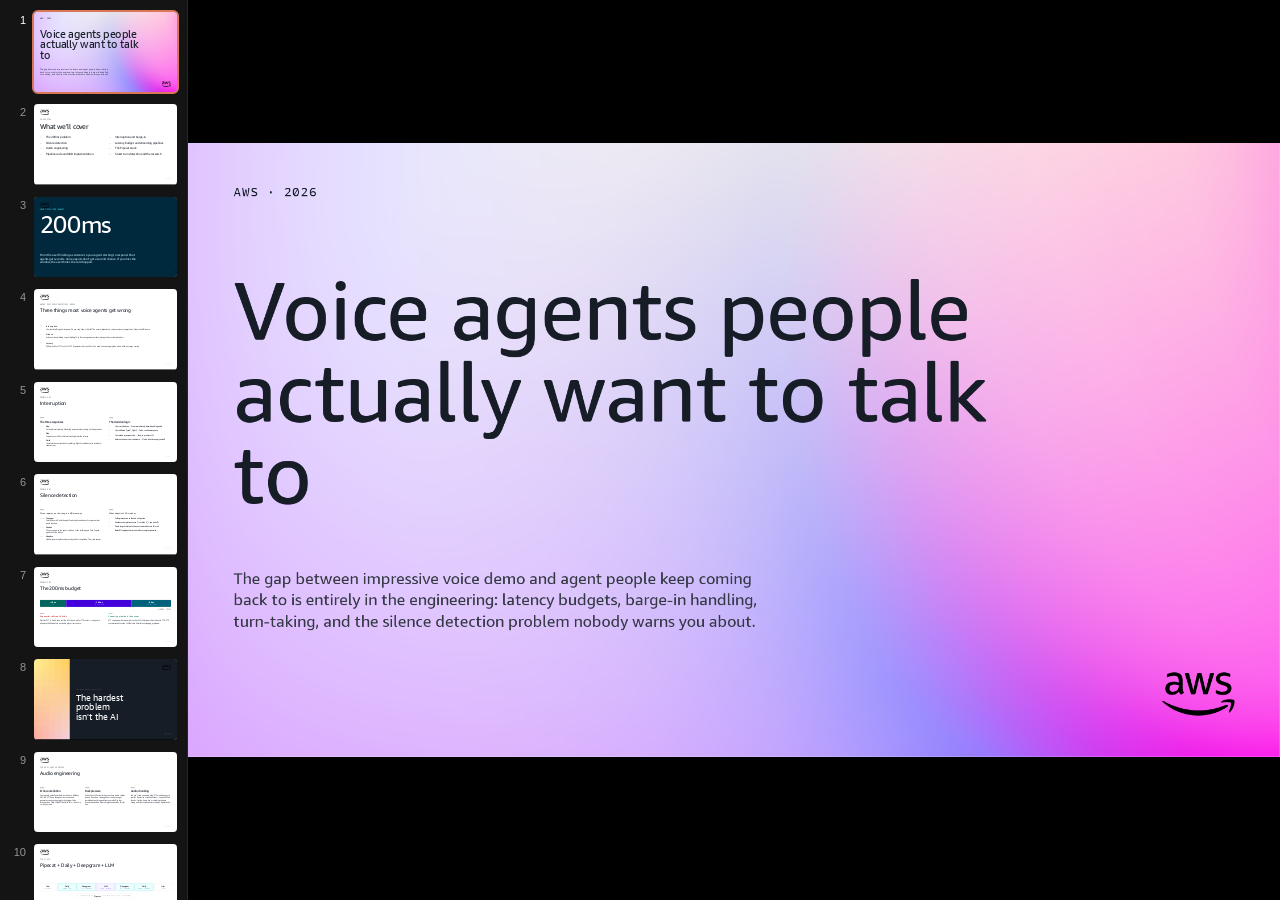
<file: voice-agents-pipecat/index.html>
<!DOCTYPE html>
<html lang="en">
<head>
<meta charset="UTF-8">
<title>Voice agents people actually want to talk to</title>
<link rel="stylesheet" href="assets/colors_and_type.css">
<script src="assets/deck-stage.js"></script>
<style>
  html, body { margin: 0; background: #000; }
  deck-stage { --slide-width: 1920px; --slide-height: 1080px; }

  .slide {
    position: relative; width: 1920px; height: 1080px; overflow: hidden;
    font-family: var(--aws-font-display);
    background: var(--aws-white); color: var(--aws-gray-850);
  }
  .slide.dark { background: var(--aws-gray-850); color: var(--aws-white); }
  .slide h1, .slide h2, .slide h3, .slide p { margin: 0; }

  .logo-tl { position: absolute; top: 73px; left: 80px; height: 76px; width: auto; }
  .logo-bl { position: absolute; bottom: 73px; left: 80px; height: 76px; width: auto; }
  .logo-tr { position: absolute; top: 73px; right: 80px; height: 76px; width: auto; }
  .logo-br { position: absolute; bottom: 73px; right: 80px; height: 76px; width: auto; }

  .eyebrow {
    font-family: var(--aws-font-mono); font-size: 22px; font-weight: 400;
    text-transform: uppercase; letter-spacing: 0.08em;
  }
  .caption {
    font-family: var(--aws-font-mono); font-size: 18px;
    text-transform: uppercase; letter-spacing: 0.1em;
  }
  .h-cover   { font-size: 144px; line-height: 1.0;  font-weight: 400; letter-spacing: -0.005em; text-wrap: pretty; }
  .h-section { font-size: 120px; line-height: 1.05; font-weight: 400; letter-spacing: -0.005em; text-wrap: pretty; }
  .h-title   { font-size: 88px;  line-height: 1.1;  font-weight: 400; letter-spacing: -0.005em; text-wrap: pretty; }
  .h-content { font-size: 64px;  line-height: 1.1;  font-weight: 400; text-wrap: pretty; }
  .h-stat    { font-size: 320px; line-height: 0.9;  font-weight: 400; letter-spacing: -0.02em; margin-left: -16px; }
  .body-lg   { font-size: 28px;  line-height: 1.35; font-weight: 400; }
  .body-md   { font-size: 22px;  line-height: 1.4;  font-weight: 400; }

  .slide-no {
    position: absolute; right: 80px; bottom: 73px;
    font-family: var(--aws-font-mono); font-size: 16px; letter-spacing: 0.08em;
    color: var(--aws-gray-500);
  }
  .dark .slide-no { color: var(--aws-gray-400); }

  /* Cover */
  .cover-bg {
    position: absolute; inset: 0;
    background: url(assets/aws-gradient-light-1d.png) center / cover no-repeat;
  }

  /* Section divider */
  .pattern-strip {
    position: absolute; left: 0; top: 0; bottom: 0; width: 480px;
    background: url(assets/aws-pattern-modular-1a.png) center / cover;
  }

  /* Agenda */
  .agenda-list { position: absolute; left: 80px; right: 80px; top: 420px; display: grid; grid-template-columns: 1fr 1fr; row-gap: 36px; column-gap: 96px; }
  .agenda-row  { display: grid; grid-template-columns: 80px 1fr; align-items: baseline; }
  .agenda-no   { font-family: var(--aws-font-mono); font-size: 20px; color: var(--aws-gray-550); }
  .agenda-title { font-size: 36px; line-height: 1.15; }

  /* Numbered bullets */
  .bullets { display: flex; flex-direction: column; gap: 36px; }
  .bullet  { display: grid; grid-template-columns: 60px 1fr; gap: 18px; align-items: start; }
  .num     { font-family: var(--aws-font-mono); font-size: 20px; line-height: 1; padding-top: 6px; color: var(--aws-gray-550); }

  /* Rule accent */
  .rule { width: 56px; height: 4px; background: var(--aws-gray-850); }

  /* Pipeline node */
  .pipe-node { display: flex; flex-direction: column; align-items: center; flex: 1; }
  .pipe-box  {
    border: 2px solid var(--aws-gray-300); border-radius: 12px;
    padding: 22px 20px; text-align: center; width: 100%;
  }
  .pipe-name { font-size: 24px; font-weight: 500; }
  .pipe-sub  { font-family: var(--aws-font-mono); font-size: 13px; text-transform: uppercase; letter-spacing: 0.08em; margin-top: 6px; }
  .pipe-arrow { font-size: 28px; color: var(--aws-gray-400); padding: 0 10px; flex-shrink: 0; display: flex; align-items: center; }

  /* Code blocks */
  pre.code-block {
    font-family: var(--aws-font-mono);
    font-size: 20px; line-height: 1.55;
    background: #0F141A; border-radius: 12px;
    padding: 28px 32px; color: #e6edf3;
    margin: 0; overflow: hidden; white-space: pre;
  }
  pre.code-block .kw { color: #ff7b72; }
  pre.code-block .fn { color: #d2a8ff; }
  pre.code-block .st { color: #a5d6ff; }
  pre.code-block .cm { color: #8b949e; font-style: italic; }
  pre.code-block .pm { color: #ffa657; }
</style>
<script type="application/json" id="speaker-notes">
[
  "Welcome. 30 minutes. The goal is to leave you with the mental model and engineering patterns to build voice agents that people actually keep using — not impressive demos that fall over in production.",
  "Six sections. We'll move through the problem space quickly and spend most of our time on the three specific engineering challenges and the audio layer that sits under all of them.",
  "This is the number that changes everything. Chat agents get seconds — users are comfortable waiting. Voice agents get 200 milliseconds from the end of a user sentence to the first audio out. Miss it and the user thinks the call dropped. They don't retry. They hang up.",
  "Three specific failure modes. Most voice demos get at least one wrong. We'll go through each one — the failure mode, why it's hard, and how to build the right solution.",
  "Interruption. The user starts talking while your agent is mid-sentence. Three possible responses: stop immediately, fade, or finish. The right answer depends on whether they corrected you, asked a clarifying question, or just said 'yeah'. Most implementations just stop — which feels like talking to a robot.",
  "Silence detection. After the user stops speaking, how long do you wait? 300ms cuts them off. 1,500ms is dead air. Adaptive VAD uses prosody cues, syntax completion signals, and the user's own speech rhythm. Get this right and the conversation feels natural.",
  "The latency budget. STT is about 40ms. LLM first token is about 100ms with a fast model. TTS first audio chunk is 60ms. That adds to 200ms — with zero margin. Sequential calls will always be too slow. Everything must stream in parallel.",
  "Here's the thing nobody warns you about. The AI part — choosing a model, writing a prompt — is actually the easy part. What breaks in production is below the AI: the audio transport layer.",
  "Three specific audio engineering problems. Echo cancellation: your agent's audio feeds back into the mic and the STT starts transcribing the agent's own voice. Backpressure: when the LLM is slower than real-time, audio chunks queue and you get garbled output. Chunking: STT models expect specific frame sizes over WebSocket — get it wrong and accuracy tanks.",
  "The stack that handles all of this. Pipecat is the open-source real-time AI framework — it manages the pipeline, flow control, and chunking. Daily is WebRTC — handles transport and echo cancellation. Deepgram for streaming STT and TTS. Any LLM behind it. Swap any component without rewriting the rest.",
  "This is the actual Pipecat code. Five lines to wire the pipeline — transport input, STT, LLM, TTS, transport output. The SileroVADAnalyzer is passed into DailyParams. The key things to notice: no glue code between stages, no queue management, and the LLM receives streaming partial transcripts, not a final transcript after silence.",
  "How to tune Silero VAD. Three parameters: confidence threshold, start_secs, and stop_secs. stop_secs is your primary lever — 0.6 seconds is a good starting point. The key advantage over energy-based VAD is that Silero is a neural model running locally — it won't fire on keyboard noise or background TV, and it adds zero latency.",
  "VAD tells you when audio stops. Smart turn models tell you when the thought is complete. Turn-GPT (2022) is the academic foundation. Daily shipped a production version in 2024 called Smart Turn — and Pipecat exposes it as SmartTurnAnalyzer, a drop-in replacement for SileroVADAnalyzer. Same interface, much better turn detection for conversational agents.",
  "Three things to take away: pipeline everything in parallel, let Daily handle audio transport, let Pipecat handle the orchestration. The engineering you write should be the interruption logic and the silence model — not the plumbing."
]
</script>
<script>
document.addEventListener('keydown', (e) => {
  if (e.key === 'p' || e.key === 'P') {
    const deck = document.querySelector('deck-stage');
    if (!deck) return;
    if (!document.fullscreenElement) {
      deck.setAttribute('no-rail', '');
      document.documentElement.requestFullscreen();
    } else {
      document.exitFullscreen();
      deck.removeAttribute('no-rail');
    }
    e.preventDefault();
  }
});
document.addEventListener('fullscreenchange', () => {
  if (!document.fullscreenElement) {
    const deck = document.querySelector('deck-stage');
    if (deck) deck.removeAttribute('no-rail');
  }
});
</script>
</head>
<body>

<deck-stage>

  <!-- ============================================================
       01. COVER
       ============================================================ -->
  <section class="slide" data-screen-label="01 Cover">
    <div class="cover-bg"></div>
    <div style="position: absolute; left: 80px; top: 73px;">
      <div class="eyebrow" style="color: var(--aws-gray-850);">AWS · 2026</div>
    </div>
    <div style="position: absolute; left: 80px; top: 220px; max-width: 1400px;">
      <h1 class="h-cover">Voice agents people<br>actually want to talk to</h1>
    </div>
    <div style="position: absolute; left: 80px; bottom: 220px; max-width: 960px;">
      <p class="body-lg" style="color: var(--aws-gray-700);">
        The gap between impressive voice demo and agent people keep coming back to
        is entirely in the engineering: latency budgets, barge-in handling,
        turn-taking, and the silence detection problem nobody warns you about.
      </p>
    </div>
    <img class="logo-br" src="assets/aws-logo-gray850.svg" alt="AWS">
  </section>

  <!-- ============================================================
       02. AGENDA
       ============================================================ -->
  <section class="slide" data-screen-label="02 Agenda">
    <img class="logo-tl" src="assets/aws-logo-gray850.svg" alt="AWS">
    <div style="position: absolute; left: 80px; top: 200px;">
      <div class="eyebrow" style="color: var(--aws-gray-550); margin-bottom: 24px;">30 minutes</div>
      <h1 class="h-title">What we'll cover</h1>
    </div>
    <div class="agenda-list">
      <div class="agenda-row"><div class="agenda-no">01</div><div class="agenda-title">The 200ms problem</div></div>
      <div class="agenda-row"><div class="agenda-no">02</div><div class="agenda-title">Interruption and barge-in</div></div>
      <div class="agenda-row"><div class="agenda-no">03</div><div class="agenda-title">Silence detection</div></div>
      <div class="agenda-row"><div class="agenda-no">04</div><div class="agenda-title">Latency budget and streaming pipelines</div></div>
      <div class="agenda-row"><div class="agenda-no">05</div><div class="agenda-title">Audio engineering</div></div>
      <div class="agenda-row"><div class="agenda-no">06</div><div class="agenda-title">The Pipecat stack</div></div>
      <div class="agenda-row"><div class="agenda-no">07</div><div class="agenda-title">Pipeline code and VAD implementation</div></div>
      <div class="agenda-row"><div class="agenda-no">08</div><div class="agenda-title">Smart turn detection and the research</div></div>
    </div>
    <div class="slide-no">02 / 15</div>
  </section>

  <!-- ============================================================
       03. STAT — 200ms
       ============================================================ -->
  <section class="slide" data-screen-label="03 200ms" style="background: var(--aws-cyan-950);">
    <img class="logo-tl" src="assets/aws-logo-white.svg" alt="AWS">
    <div style="position: absolute; left: 80px; top: 160px;">
      <div class="eyebrow" style="color: var(--aws-cyan-300); margin-bottom: 28px;">Your total time budget</div>
      <h1 class="h-stat" style="color: var(--aws-white);">200ms</h1>
    </div>
    <div style="position: absolute; left: 80px; right: 80px; bottom: 180px; max-width: 1300px;">
      <p style="font-size: 38px; line-height: 1.25; font-weight: 400; color: var(--aws-cyan-100);">
        From the user finishing a sentence to your agent starting to respond.
        Chat agents get seconds. Voice agents don't get a second chance.
        If you miss the window, the user thinks the call dropped.
      </p>
    </div>
    <div class="slide-no" style="color: var(--aws-cyan-600);">03 / 15</div>
  </section>

  <!-- ============================================================
       04. THREE PROBLEMS
       ============================================================ -->
  <section class="slide" data-screen-label="04 Three problems">
    <img class="logo-tl" src="assets/aws-logo-gray850.svg" alt="AWS">
    <div style="position: absolute; left: 80px; top: 200px; max-width: 1500px;">
      <div class="eyebrow" style="color: var(--aws-gray-550); margin-bottom: 22px;">Where most implementations break</div>
      <h1 class="h-content">Three things most voice agents get wrong</h1>
    </div>
    <div style="position: absolute; left: 80px; right: 80px; top: 480px; bottom: 180px;">
      <div class="bullets">
        <div class="bullet">
          <div class="num">01</div>
          <div>
            <p class="body-lg" style="font-weight: 500;">Interruption</p>
            <p class="body-md" style="color: var(--aws-gray-650); margin-top: 8px;">User starts talking mid-response. Do you stop, fade, or finish? The answer depends on context, and most agents don't know the difference</p>
          </div>
        </div>
        <div class="bullet">
          <div class="num">02</div>
          <div>
            <p class="body-lg" style="font-weight: 500;">Silence</p>
            <p class="body-md" style="color: var(--aws-gray-650); margin-top: 8px;">Is the user done talking or just thinking? Get this wrong and you either interrupt them or leave dead air</p>
          </div>
        </div>
        <div class="bullet">
          <div class="num">03</div>
          <div>
            <p class="body-lg" style="font-weight: 500;">Latency</p>
            <p class="body-md" style="color: var(--aws-gray-650); margin-top: 8px;">200ms total for STT to LLM to TTS. Sequential calls can't hit it. You need a streaming pipeline where all three stages overlap</p>
          </div>
        </div>
      </div>
    </div>
    <div class="slide-no">04 / 15</div>
  </section>

  <!-- ============================================================
       05. INTERRUPTION
       ============================================================ -->
  <section class="slide" data-screen-label="05 Interruption">
    <img class="logo-tl" src="assets/aws-logo-gray850.svg" alt="AWS">
    <div style="position: absolute; left: 80px; top: 200px;">
      <div class="eyebrow" style="color: var(--aws-gray-550); margin-bottom: 22px;">Problem 01</div>
      <h1 class="h-content">Interruption</h1>
    </div>
    <div style="position: absolute; left: 80px; right: 80px; top: 480px; bottom: 180px; display: grid; grid-template-columns: 1fr 1fr; gap: 96px;">
      <div style="display: flex; flex-direction: column; gap: 28px;">
        <div class="rule"></div>
        <h2 style="font-size: 34px; font-weight: 500;">The three responses</h2>
        <div class="bullets" style="gap: 28px;">
          <div class="bullet">
            <div class="num">A</div>
            <div>
              <p class="body-md" style="font-weight: 500;">Stop</p>
              <p class="body-md" style="color: var(--aws-gray-650); margin-top: 4px;">Cut audio immediately. Maximally responsive, but jarring on false positives</p>
            </div>
          </div>
          <div class="bullet">
            <div class="num">B</div>
            <div>
              <p class="body-md" style="font-weight: 500;">Fade</p>
              <p class="body-md" style="color: var(--aws-gray-650); margin-top: 4px;">Taper out over 200ms. Natural-feeling, hides the latency</p>
            </div>
          </div>
          <div class="bullet">
            <div class="num">C</div>
            <div>
              <p class="body-md" style="font-weight: 500;">Finish</p>
              <p class="body-md" style="color: var(--aws-gray-650); margin-top: 4px;">Complete the sentence before yielding. Right for ambient noise and back-channel cues</p>
            </div>
          </div>
        </div>
      </div>
      <div style="display: flex; flex-direction: column; gap: 28px;">
        <div class="rule"></div>
        <h2 style="font-size: 34px; font-weight: 500;">The decision logic</h2>
        <div class="bullets" style="gap: 28px;">
          <div class="bullet">
            <div class="num">→</div>
            <p class="body-md">User corrected you → Stop immediately, discard pending audio</p>
          </div>
          <div class="bullet">
            <div class="num">→</div>
            <p class="body-md">User affirmed ("yeah", "right") → Fade, continue response</p>
          </div>
          <div class="bullet">
            <div class="num">→</div>
            <p class="body-md">User asked a new question → Stop, re-prompt LLM</p>
          </div>
          <div class="bullet">
            <div class="num">→</div>
            <p class="body-md">Ambient noise or short utterance → Finish, don't interrupt yourself</p>
          </div>
        </div>
      </div>
    </div>
    <div class="slide-no">05 / 15</div>
  </section>

  <!-- ============================================================
       06. SILENCE DETECTION
       ============================================================ -->
  <section class="slide" data-screen-label="06 Silence detection">
    <img class="logo-tl" src="assets/aws-logo-gray850.svg" alt="AWS">
    <div style="position: absolute; left: 80px; top: 200px;">
      <div class="eyebrow" style="color: var(--aws-gray-550); margin-bottom: 22px;">Problem 02</div>
      <h1 class="h-content">Silence detection</h1>
    </div>
    <div style="position: absolute; left: 80px; right: 80px; top: 480px; bottom: 180px; display: grid; grid-template-columns: 1fr 1fr; gap: 96px;">
      <div style="display: flex; flex-direction: column; gap: 28px;">
        <div class="rule"></div>
        <p class="body-lg">Three regimes, each wrong in a different way</p>
        <div class="bullets" style="gap: 28px;">
          <div class="bullet">
            <div class="num">300ms</div>
            <div>
              <p class="body-md" style="font-weight: 500;">Too eager</p>
              <p class="body-md" style="color: var(--aws-gray-650); margin-top: 4px;">Cuts the user off mid-thought. Feels robotic and doesn't respect natural pause rhythms</p>
            </div>
          </div>
          <div class="bullet">
            <div class="num">1.5s</div>
            <div>
              <p class="body-md" style="font-weight: 500;">Dead air</p>
              <p class="body-md" style="color: var(--aws-gray-650); margin-top: 4px;">The user assumes the agent is broken or the call dropped. They'll speak again to fill the silence</p>
            </div>
          </div>
          <div class="bullet">
            <div class="num">VAD</div>
            <div>
              <p class="body-md" style="font-weight: 500;">Adaptive</p>
              <p class="body-md" style="color: var(--aws-gray-650); margin-top: 4px;">Models speech rhythm and prosody to infer completion. The right answer</p>
            </div>
          </div>
        </div>
      </div>
      <div style="display: flex; flex-direction: column; gap: 28px;">
        <div class="rule"></div>
        <p class="body-lg">What adaptive VAD watches</p>
        <div class="bullets" style="gap: 24px;">
          <div class="bullet">
            <div class="num">→</div>
            <p class="body-md">Falling intonation at the end of a phrase</p>
          </div>
          <div class="bullet">
            <div class="num">→</div>
            <p class="body-md">Sentence-completion syntax ("...so that's it", "...you know?")</p>
          </div>
          <div class="bullet">
            <div class="num">→</div>
            <p class="body-md">Pause length relative to the user's own cadence in this call</p>
          </div>
          <div class="bullet">
            <div class="num">→</div>
            <p class="body-md">Backoff: lengthen the timeout after a complex question</p>
          </div>
        </div>
      </div>
    </div>
    <div class="slide-no">06 / 15</div>
  </section>

  <!-- ============================================================
       07. LATENCY BUDGET
       ============================================================ -->
  <section class="slide" data-screen-label="07 Latency budget">
    <img class="logo-tl" src="assets/aws-logo-gray850.svg" alt="AWS">
    <div style="position: absolute; left: 80px; top: 200px;">
      <div class="eyebrow" style="color: var(--aws-gray-550); margin-bottom: 22px;">Problem 03</div>
      <h1 class="h-content">The 200ms budget</h1>
    </div>
    <div style="position: absolute; left: 80px; right: 80px; top: 440px;">
      <!-- Latency bar -->
      <div style="display: flex; height: 96px; border-radius: 12px; overflow: hidden; width: 100%;">
        <div style="flex: 40; background: var(--aws-teal-700); display: flex; align-items: center; justify-content: center; flex-direction: column; gap: 4px;">
          <span style="font-family: var(--aws-font-mono); font-size: 30px; font-weight: 700; color: var(--aws-white);">~40ms</span>
          <span style="font-family: var(--aws-font-mono); font-size: 14px; text-transform: uppercase; letter-spacing: 0.08em; color: var(--aws-teal-200);">STT</span>
        </div>
        <div style="flex: 100; background: var(--aws-violet-800); display: flex; align-items: center; justify-content: center; flex-direction: column; gap: 4px;">
          <span style="font-family: var(--aws-font-mono); font-size: 30px; font-weight: 700; color: var(--aws-white);">~100ms</span>
          <span style="font-family: var(--aws-font-mono); font-size: 14px; text-transform: uppercase; letter-spacing: 0.08em; color: var(--aws-violet-200);">LLM first token</span>
        </div>
        <div style="flex: 60; background: var(--aws-cyan-700); display: flex; align-items: center; justify-content: center; flex-direction: column; gap: 4px;">
          <span style="font-family: var(--aws-font-mono); font-size: 30px; font-weight: 700; color: var(--aws-white);">~60ms</span>
          <span style="font-family: var(--aws-font-mono); font-size: 14px; text-transform: uppercase; letter-spacing: 0.08em; color: var(--aws-cyan-200);">TTS first chunk</span>
        </div>
      </div>
      <div style="display: flex; justify-content: flex-end; margin-top: 14px;">
        <span style="font-family: var(--aws-font-mono); font-size: 22px; color: var(--aws-gray-550); text-transform: uppercase; letter-spacing: 0.08em;">= 200ms total</span>
      </div>
      <!-- Two col below the bar -->
      <div style="margin-top: 48px; display: grid; grid-template-columns: 1fr 1fr; gap: 80px;">
        <div style="display: flex; flex-direction: column; gap: 20px;">
          <div class="rule" style="background: var(--aws-red-600);"></div>
          <p class="body-lg" style="color: var(--aws-red-700);">Sequential calls can't hit this</p>
          <p class="body-md" style="color: var(--aws-gray-650);">Wait for STT to finish, then call the LLM, then wait for TTS to start — and you're already at 400ms before any audio plays. Users notice.</p>
        </div>
        <div style="display: flex; flex-direction: column; gap: 20px;">
          <div class="rule" style="background: var(--aws-teal-600);"></div>
          <p class="body-lg" style="color: var(--aws-teal-700);">Streaming pipeline is the answer</p>
          <p class="body-md" style="color: var(--aws-gray-650);">STT streams partial transcripts to the LLM. LLM streams first tokens to TTS. TTS synthesizes before the LLM finishes. Parallel, overlapping, pipelined.</p>
        </div>
      </div>
    </div>
    <div class="slide-no">07 / 15</div>
  </section>

  <!-- ============================================================
       08. SECTION DIVIDER — audio engineering
       ============================================================ -->
  <section class="slide dark" data-screen-label="08 Section divider">
    <div class="pattern-strip" aria-hidden="true"></div>
    <img class="logo-tr" src="assets/aws-logo-white.svg" alt="AWS">
    <div style="position: absolute; left: 560px; top: 400px; right: 80px;">
      <div class="caption" style="color: var(--aws-gray-400); margin-bottom: 32px;">The thing nobody tells you</div>
      <h1 class="h-section" style="max-width: 1100px;">The hardest problem<br>isn't the AI</h1>
    </div>
    <div class="slide-no">08 / 15</div>
  </section>

  <!-- ============================================================
       09. AUDIO ENGINEERING
       ============================================================ -->
  <section class="slide" data-screen-label="09 Audio engineering">
    <img class="logo-tl" src="assets/aws-logo-gray850.svg" alt="AWS">
    <div style="position: absolute; left: 80px; top: 200px;">
      <div class="eyebrow" style="color: var(--aws-gray-550); margin-bottom: 22px;">The real hard problems</div>
      <h1 class="h-content">Audio engineering</h1>
    </div>
    <div style="position: absolute; left: 80px; right: 80px; top: 480px; bottom: 180px; display: grid; grid-template-columns: 1fr 1fr 1fr; gap: 64px;">
      <div style="display: flex; flex-direction: column; gap: 24px;">
        <div class="rule"></div>
        <h2 style="font-size: 34px; font-weight: 500; line-height: 1.1;">Echo cancellation</h2>
        <p class="body-md" style="color: var(--aws-gray-650);">Your agent's audio feeds back into the mic. Without AEC, the STT hears the agent's own voice and generates spurious transcripts that trigger false interruptions. Daily's WebRTC handles this — don't try to roll your own.</p>
      </div>
      <div style="display: flex; flex-direction: column; gap: 24px;">
        <div class="rule"></div>
        <h2 style="font-size: 34px; font-weight: 500; line-height: 1.1;">Backpressure</h2>
        <p class="body-md" style="color: var(--aws-gray-650);">When the LLM is slower than real-time, audio chunks queue. If you don't manage flow control, you get garbled output, dropped frames, or a buffer that grows unbounded. Pipecat's pipeline handles this for you.</p>
      </div>
      <div style="display: flex; flex-direction: column; gap: 24px;">
        <div class="rule"></div>
        <h2 style="font-size: 34px; font-weight: 500; line-height: 1.1;">Audio chunking</h2>
        <p class="body-md" style="color: var(--aws-gray-650);">You can't send one audio blob. STT models expect a specific frame size over WebSocket — typically 20ms chunks. Get the frame size or chunking cadence wrong and transcription accuracy drops significantly.</p>
      </div>
    </div>
    <div class="slide-no">09 / 15</div>
  </section>

  <!-- ============================================================
       10. THE STACK — pipeline
       ============================================================ -->
  <section class="slide" data-screen-label="10 The stack">
    <img class="logo-tl" src="assets/aws-logo-gray850.svg" alt="AWS">
    <div style="position: absolute; left: 80px; top: 200px;">
      <div class="eyebrow" style="color: var(--aws-gray-550); margin-bottom: 22px;">The stack</div>
      <h1 class="h-content">Pipecat + Daily + Deepgram + LLM</h1>
    </div>
    <!-- Pipeline diagram -->
    <div style="position: absolute; left: 80px; right: 80px; top: 530px;">
      <div style="display: flex; align-items: stretch; gap: 0;">
        <!-- User in -->
        <div class="pipe-node">
          <div class="pipe-box">
            <div class="pipe-name">User</div>
            <div class="pipe-sub" style="color: var(--aws-gray-550);">Microphone</div>
          </div>
        </div>
        <div class="pipe-arrow">→</div>
        <!-- Daily in -->
        <div class="pipe-node">
          <div class="pipe-box" style="border-color: var(--aws-teal-400); background: var(--aws-teal-50);">
            <div class="pipe-name">Daily</div>
            <div class="pipe-sub" style="color: var(--aws-teal-700);">WebRTC · AEC</div>
          </div>
        </div>
        <div class="pipe-arrow">→</div>
        <!-- Deepgram STT -->
        <div class="pipe-node">
          <div class="pipe-box" style="border-color: var(--aws-cyan-400); background: var(--aws-cyan-50);">
            <div class="pipe-name">Deepgram</div>
            <div class="pipe-sub" style="color: var(--aws-cyan-700);">STT · Streaming</div>
          </div>
        </div>
        <div class="pipe-arrow">→</div>
        <!-- LLM -->
        <div class="pipe-node">
          <div class="pipe-box" style="border-color: var(--aws-violet-400); background: var(--aws-violet-50);">
            <div class="pipe-name">LLM</div>
            <div class="pipe-sub" style="color: var(--aws-violet-700);">Claude · Bedrock</div>
          </div>
        </div>
        <div class="pipe-arrow">→</div>
        <!-- Deepgram TTS -->
        <div class="pipe-node">
          <div class="pipe-box" style="border-color: var(--aws-cyan-400); background: var(--aws-cyan-50);">
            <div class="pipe-name">Deepgram</div>
            <div class="pipe-sub" style="color: var(--aws-cyan-700);">TTS · Streaming</div>
          </div>
        </div>
        <div class="pipe-arrow">→</div>
        <!-- Daily out -->
        <div class="pipe-node">
          <div class="pipe-box" style="border-color: var(--aws-teal-400); background: var(--aws-teal-50);">
            <div class="pipe-name">Daily</div>
            <div class="pipe-sub" style="color: var(--aws-teal-700);">WebRTC · Playback</div>
          </div>
        </div>
        <div class="pipe-arrow">→</div>
        <!-- User out -->
        <div class="pipe-node">
          <div class="pipe-box">
            <div class="pipe-name">User</div>
            <div class="pipe-sub" style="color: var(--aws-gray-550);">Speaker</div>
          </div>
        </div>
      </div>
      <!-- Pipecat label -->
      <div style="margin-top: 36px; display: flex; justify-content: center;">
        <div style="display: inline-flex; align-items: center; gap: 20px; border: 2px solid var(--aws-gray-300); border-radius: 8px; padding: 14px 40px;">
          <span style="font-family: var(--aws-font-mono); font-size: 16px; text-transform: uppercase; letter-spacing: 0.08em; color: var(--aws-gray-550);">Orchestrated by</span>
          <span style="font-size: 26px; font-weight: 500;">Pipecat</span>
          <span style="font-family: var(--aws-font-mono); font-size: 16px; text-transform: uppercase; letter-spacing: 0.08em; color: var(--aws-gray-550);">open-source real-time AI framework</span>
        </div>
      </div>
    </div>
    <div class="slide-no">10 / 15</div>
  </section>

  <!-- ============================================================
       11. PIPECAT CODE
       ============================================================ -->
  <!-- ============================================================
       11. CASCADED ARCHITECTURE
       ============================================================ -->
  <section class="slide dark" data-screen-label="11 Cascaded architecture">
    <img class="logo-tl" src="assets/aws-logo-white.svg" alt="AWS">
    <div style="position: absolute; left: 80px; top: 200px;">
      <div class="eyebrow" style="color: var(--aws-gray-400); margin-bottom: 22px;">Architecture pattern</div>
      <h1 class="h-content" style="color: var(--aws-white);">Cascaded pipeline: how the stages chain</h1>
    </div>
    <div style="position: absolute; left: 80px; right: 80px; top: 440px; bottom: 100px;">
      <!-- Top row: the cascade with timing annotations -->
      <div style="display: flex; align-items: center; gap: 0; margin-bottom: 40px;">
        <div style="flex: 1; background: var(--aws-teal-900); border-radius: 10px; padding: 18px 20px; text-align: center;">
          <div style="font-family: var(--aws-font-mono); font-size: 13px; text-transform: uppercase; letter-spacing: 0.08em; color: var(--aws-teal-300); margin-bottom: 6px;">WebRTC</div>
          <div style="font-size: 22px; font-weight: 500; color: var(--aws-white);">Daily</div>
          <div style="font-family: var(--aws-font-mono); font-size: 13px; color: var(--aws-teal-400); margin-top: 6px;">20ms audio frames</div>
        </div>
        <div style="padding: 0 12px; color: var(--aws-gray-600); font-size: 24px;">→</div>
        <div style="flex: 1; background: var(--aws-cyan-900); border-radius: 10px; padding: 18px 20px; text-align: center;">
          <div style="font-family: var(--aws-font-mono); font-size: 13px; text-transform: uppercase; letter-spacing: 0.08em; color: var(--aws-cyan-300); margin-bottom: 6px;">STT</div>
          <div style="font-size: 22px; font-weight: 500; color: var(--aws-white);">Deepgram</div>
          <div style="font-family: var(--aws-font-mono); font-size: 13px; color: var(--aws-cyan-400); margin-top: 6px;">streams partials ~40ms</div>
        </div>
        <div style="padding: 0 12px; color: var(--aws-gray-600); font-size: 24px;">→</div>
        <div style="flex: 1.2; background: var(--aws-violet-900); border-radius: 10px; padding: 18px 20px; text-align: center;">
          <div style="font-family: var(--aws-font-mono); font-size: 13px; text-transform: uppercase; letter-spacing: 0.08em; color: var(--aws-violet-300); margin-bottom: 6px;">LLM</div>
          <div style="font-size: 22px; font-weight: 500; color: var(--aws-white);">Claude on Bedrock</div>
          <div style="font-family: var(--aws-font-mono); font-size: 13px; color: var(--aws-violet-400); margin-top: 6px;">first token ~100ms</div>
        </div>
        <div style="padding: 0 12px; color: var(--aws-gray-600); font-size: 24px;">→</div>
        <div style="flex: 1; background: var(--aws-cyan-900); border-radius: 10px; padding: 18px 20px; text-align: center;">
          <div style="font-family: var(--aws-font-mono); font-size: 13px; text-transform: uppercase; letter-spacing: 0.08em; color: var(--aws-cyan-300); margin-bottom: 6px;">TTS</div>
          <div style="font-size: 22px; font-weight: 500; color: var(--aws-white);">Deepgram</div>
          <div style="font-family: var(--aws-font-mono); font-size: 13px; color: var(--aws-cyan-400); margin-top: 6px;">audio chunk ~60ms</div>
        </div>
        <div style="padding: 0 12px; color: var(--aws-gray-600); font-size: 24px;">→</div>
        <div style="flex: 1; background: var(--aws-teal-900); border-radius: 10px; padding: 18px 20px; text-align: center;">
          <div style="font-family: var(--aws-font-mono); font-size: 13px; text-transform: uppercase; letter-spacing: 0.08em; color: var(--aws-teal-300); margin-bottom: 6px;">WebRTC</div>
          <div style="font-size: 22px; font-weight: 500; color: var(--aws-white);">Daily</div>
          <div style="font-family: var(--aws-font-mono); font-size: 13px; color: var(--aws-teal-400); margin-top: 6px;">plays to speaker</div>
        </div>
      </div>
      <!-- Pipecat orchestration bar -->
      <div style="background: var(--aws-gray-800); border-radius: 8px; padding: 14px 28px; display: flex; align-items: center; justify-content: space-between; margin-bottom: 44px;">
        <span style="font-family: var(--aws-font-mono); font-size: 15px; text-transform: uppercase; letter-spacing: 0.08em; color: var(--aws-gray-400);">Pipecat — queue-per-stage · backpressure · frame routing · VAD events</span>
        <span style="font-family: var(--aws-font-mono); font-size: 15px; color: var(--aws-gray-500);">github.com/pipecat-ai/pipecat</span>
      </div>
      <!-- Three key cascade properties -->
      <div style="display: grid; grid-template-columns: 1fr 1fr 1fr; gap: 56px;">
        <div style="display: flex; flex-direction: column; gap: 14px;">
          <div style="width: 56px; height: 4px; background: var(--aws-teal-500);"></div>
          <p class="body-md" style="font-weight: 500; color: var(--aws-white);">No waiting between stages</p>
          <p class="body-md" style="color: var(--aws-gray-400);">Partial transcripts flow through the pipeline continuously. The LLM starts generating before the user finishes speaking. TTS starts before the LLM finishes.</p>
        </div>
        <div style="display: flex; flex-direction: column; gap: 14px;">
          <div style="width: 56px; height: 4px; background: var(--aws-violet-500);"></div>
          <p class="body-md" style="font-weight: 500; color: var(--aws-white);">VAD gates the LLM</p>
          <p class="body-md" style="color: var(--aws-gray-400);">The LLM only receives a <span style="font-family: var(--aws-font-mono); font-size: 17px; color: var(--aws-violet-300);">UserStoppedSpeaking</span> frame when VAD confirms turn end — not on every partial transcript.</p>
        </div>
        <div style="display: flex; flex-direction: column; gap: 14px;">
          <div style="width: 56px; height: 4px; background: var(--aws-cyan-500);"></div>
          <p class="body-md" style="font-weight: 500; color: var(--aws-white);">Interruption cancels downstream</p>
          <p class="body-md" style="color: var(--aws-gray-400);"><span style="font-family: var(--aws-font-mono); font-size: 17px; color: var(--aws-cyan-300);">UserStartedSpeaking</span> flushes the LLM output queue and cancels in-flight TTS frames. No extra glue code.</p>
        </div>
      </div>
    </div>
    <div class="slide-no">11 / 15</div>
  </section>

  <section class="slide" data-screen-label="12 Pipecat code">
    <img class="logo-tl" src="assets/aws-logo-gray850.svg" alt="AWS">
    <div style="position: absolute; left: 80px; top: 200px;">
      <div class="eyebrow" style="color: var(--aws-gray-550); margin-bottom: 22px;">Pipecat · pipeline setup</div>
      <h1 class="h-content">Building the voice pipeline</h1>
    </div>
    <div style="position: absolute; left: 80px; right: 80px; top: 450px; bottom: 100px; display: grid; grid-template-columns: 1.1fr 0.9fr; gap: 64px;">
      <pre class="code-block"><span class="kw">from</span> pipecat.pipeline.pipeline <span class="kw">import</span> Pipeline
<span class="kw">from</span> pipecat.services.deepgram <span class="kw">import</span> DeepgramSTTService, DeepgramTTSService
<span class="kw">from</span> pipecat.services.anthropic <span class="kw">import</span> AnthropicLLMService
<span class="kw">from</span> pipecat.transports.daily <span class="kw">import</span> DailyTransport
<span class="kw">from</span> pipecat.audio.vad.silero <span class="kw">import</span> SileroVADAnalyzer

transport = <span class="fn">DailyTransport</span>(
    room_url, token,
    params=DailyParams(
        audio_in_enabled=<span class="pm">True</span>,
        audio_out_enabled=<span class="pm">True</span>,
        vad_analyzer=<span class="fn">SileroVADAnalyzer</span>(params=<span class="fn">VADParams</span>(
            stop_secs=<span class="pm">0.6</span>          <span class="cm"># wait 600ms of silence</span>
        ))
    )
)

pipeline = <span class="fn">Pipeline</span>([
    transport.input(),         <span class="cm"># WebRTC audio in + AEC</span>
    <span class="fn">DeepgramSTTService</span>(api_key=...), <span class="cm"># streaming STT</span>
    <span class="fn">AnthropicLLMService</span>(model=<span class="st">"claude-sonnet-4-6"</span>),
    <span class="fn">DeepgramTTSService</span>(api_key=...), <span class="cm"># streaming TTS</span>
    transport.output()         <span class="cm"># WebRTC audio out</span>
])</pre>
      <div style="display: flex; flex-direction: column; gap: 28px; padding-top: 8px;">
        <div style="display: flex; flex-direction: column; gap: 14px;">
          <div class="rule"></div>
          <p class="body-md" style="font-weight: 500;">What Pipecat handles for you</p>
        </div>
        <div class="bullets" style="gap: 22px;">
          <div class="bullet">
            <div class="num">→</div>
            <p class="body-md" style="color: var(--aws-gray-650);">Each stage is a processor that reads from an input queue and writes to an output queue — backpressure is built in</p>
          </div>
          <div class="bullet">
            <div class="num">→</div>
            <p class="body-md" style="color: var(--aws-gray-650);">STT partial transcripts flow into the LLM immediately — no waiting for a final transcript</p>
          </div>
          <div class="bullet">
            <div class="num">→</div>
            <p class="body-md" style="color: var(--aws-gray-650);">LLM token stream feeds directly into TTS — audio starts before generation completes</p>
          </div>
          <div class="bullet">
            <div class="num">→</div>
            <p class="body-md" style="color: var(--aws-gray-650);">Swap any stage without touching the rest — same interface for all STT, TTS, and LLM providers</p>
          </div>
        </div>
      </div>
    </div>
    <div class="slide-no">12 / 15</div>
  </section>

  <!-- ============================================================
       12. VAD IMPLEMENTATION
       ============================================================ -->
  <section class="slide" data-screen-label="13 VAD implementation">
    <img class="logo-tl" src="assets/aws-logo-gray850.svg" alt="AWS">
    <div style="position: absolute; left: 80px; top: 200px;">
      <div class="eyebrow" style="color: var(--aws-gray-550); margin-bottom: 22px;">Silence detection · implementation</div>
      <h1 class="h-content">Implementing VAD in Pipecat</h1>
    </div>
    <div style="position: absolute; left: 80px; right: 80px; top: 450px; bottom: 100px; display: grid; grid-template-columns: 1.1fr 0.9fr; gap: 64px;">
      <pre class="code-block"><span class="kw">from</span> pipecat.audio.vad.silero <span class="kw">import</span> SileroVADAnalyzer, VADParams
<span class="kw">from</span> pipecat.audio.vad.vad_analyzer <span class="kw">import</span> VADState

<span class="cm"># Tune the three key parameters</span>
vad = <span class="fn">SileroVADAnalyzer</span>(params=<span class="fn">VADParams</span>(
    confidence=<span class="pm">0.7</span>,    <span class="cm"># speech probability threshold</span>
    start_secs=<span class="pm">0.2</span>,    <span class="cm"># speech detected after 200ms</span>
    stop_secs=<span class="pm">0.6</span>,     <span class="cm"># speech ended after 600ms silence</span>
))

<span class="cm"># Hook VAD state changes</span>
<span class="kw">async def</span> <span class="fn">on_user_speech_start</span>(frame):
    <span class="cm"># Cancel in-flight TTS if user starts talking</span>
    <span class="kw">await</span> pipeline.<span class="fn">cancel_tts</span>()

<span class="kw">async def</span> <span class="fn">on_user_speech_stop</span>(frame):
    <span class="cm"># Trigger LLM only when VAD confirms turn end</span>
    <span class="kw">await</span> llm.<span class="fn">process_frame</span>(transcript_frame)

transport.<span class="fn">on</span>(<span class="st">"vad_started"</span>, on_user_speech_start)
transport.<span class="fn">on</span>(<span class="st">"vad_stopped"</span>, on_user_speech_stop)</pre>
      <div style="display: flex; flex-direction: column; gap: 26px; padding-top: 8px;">
        <div style="display: flex; flex-direction: column; gap: 14px;">
          <div class="rule"></div>
          <p class="body-md" style="font-weight: 500;">Silero VAD vs energy-based VAD</p>
        </div>
        <div class="bullets" style="gap: 20px;">
          <div class="bullet">
            <div class="num">→</div>
            <p class="body-md" style="color: var(--aws-gray-650);">Energy thresholds trigger on keyboard noise, background TV, HVAC. Silero is a neural model that distinguishes speech from non-speech</p>
          </div>
          <div class="bullet">
            <div class="num">→</div>
            <p class="body-md" style="color: var(--aws-gray-650);"><span style="font-weight: 500;">stop_secs</span> is your primary tuning lever. 0.6s works well conversationally. Increase to 0.8–1.0s for complex questions where users pause to think</p>
          </div>
          <div class="bullet">
            <div class="num">→</div>
            <p class="body-md" style="color: var(--aws-gray-650);">Silero runs locally at ~5ms per frame — no round-trip latency, no API cost, no data leaving the server</p>
          </div>
        </div>
      </div>
    </div>
    <div class="slide-no">13 / 15</div>
  </section>

  <!-- ============================================================
       13. SMART TURN MODELS
       ============================================================ -->
  <section class="slide" data-screen-label="14 Smart turn models">
    <img class="logo-tl" src="assets/aws-logo-gray850.svg" alt="AWS">
    <div style="position: absolute; left: 80px; top: 200px;">
      <div class="eyebrow" style="color: var(--aws-gray-550); margin-bottom: 22px;">Research · beyond VAD</div>
      <h1 class="h-content">Smart turn detection</h1>
    </div>
    <div style="position: absolute; left: 80px; right: 80px; top: 450px; bottom: 100px; display: grid; grid-template-columns: 1fr 1fr; gap: 80px;">
      <div style="display: flex; flex-direction: column; gap: 28px;">
        <div style="display: flex; flex-direction: column; gap: 14px;">
          <div class="rule"></div>
          <p class="body-md" style="font-weight: 500;">The problem with VAD alone</p>
        </div>
        <div class="bullets" style="gap: 22px;">
          <div class="bullet">
            <div class="num">→</div>
            <p class="body-md" style="color: var(--aws-gray-650);">VAD tells you when audio energy stops. It can't tell you if the user's thought is complete. "I want to book a flight to... Sydney" — VAD fires after the pause, before Sydney</p>
          </div>
          <div class="bullet">
            <div class="num">→</div>
            <p class="body-md" style="color: var(--aws-gray-650);">Listing items ("I need milk, eggs, uh...") produces repeated false turn-ends. The agent starts responding to an incomplete list</p>
          </div>
          <div class="bullet">
            <div class="num">→</div>
            <p class="body-md" style="color: var(--aws-gray-650);">Questions with rising intonation followed by a long pause ("Have you ever tried... going to the gym at 6am?") confuse fixed-threshold detectors</p>
          </div>
        </div>
      </div>
      <div style="display: flex; flex-direction: column; gap: 28px;">
        <div style="display: flex; flex-direction: column; gap: 14px;">
          <div class="rule"></div>
          <p class="body-md" style="font-weight: 500;">What the research says</p>
        </div>
        <div class="bullets" style="gap: 20px;">
          <div class="bullet">
            <div class="num">01</div>
            <div>
              <p class="body-md" style="font-weight: 500;">Turn-GPT (2022)</p>
              <p class="body-md" style="color: var(--aws-gray-650); margin-top: 4px;">LLM-based turn completion predictor trained on dialog corpora. Predicts whether a transcript is a complete utterance. ~120ms inference on GPU</p>
            </div>
          </div>
          <div class="bullet">
            <div class="num">02</div>
            <div>
              <p class="body-md" style="font-weight: 500;">Smart Turn (Daily, 2024)</p>
              <p class="body-md" style="color: var(--aws-gray-650); margin-top: 4px;">Production model trained on voice agent conversations. Combines audio features and partial transcript. Shipped in Daily's SDK as a drop-in replacement for Silero</p>
            </div>
          </div>
          <div class="bullet">
            <div class="num">03</div>
            <div>
              <p class="body-md" style="font-weight: 500;">Pipecat's SmartTurnAnalyzer</p>
              <p class="body-md" style="color: var(--aws-gray-650); margin-top: 4px;">Same interface as SileroVADAnalyzer — swap <span style="font-family: var(--aws-font-mono); font-size: 18px; background: var(--aws-gray-150); padding: 1px 6px; border-radius: 4px;">SmartTurnAnalyzer()</span> in the DailyParams and get semantic turn detection with no pipeline changes</p>
            </div>
          </div>
        </div>
      </div>
    </div>
    <div class="slide-no">14 / 15</div>
  </section>

  <!-- ============================================================
       14. CLOSING (was 11)
       ============================================================ -->
  <section class="slide" data-screen-label="15 Closing" style="background: var(--aws-teal-900);">
    <img class="logo-tl" src="assets/aws-logo-white.svg" alt="AWS">
    <div style="position: absolute; left: 80px; top: 73px; right: 80px; bottom: 73px; display: flex; flex-direction: column; justify-content: center;">
      <div class="caption" style="color: var(--aws-teal-300); margin-bottom: 40px;">Key takeaways</div>
      <h1 class="h-title" style="color: var(--aws-white); max-width: 1500px;">
        200ms. Interruption. Silence.<br>These are engineering problems.
      </h1>
      <div style="margin-top: 72px; display: grid; grid-template-columns: 1fr 1fr 1fr; gap: 64px; max-width: 1600px;">
        <div style="display: flex; flex-direction: column; gap: 16px;">
          <div style="width: 56px; height: 4px; background: var(--aws-teal-400);"></div>
          <p class="body-md" style="color: var(--aws-teal-100);">Everything must stream in parallel. STT into LLM into TTS. Sequential calls will never hit the latency budget.</p>
        </div>
        <div style="display: flex; flex-direction: column; gap: 16px;">
          <div style="width: 56px; height: 4px; background: var(--aws-teal-400);"></div>
          <p class="body-md" style="color: var(--aws-teal-100);">Let Daily handle WebRTC and echo cancellation. The audio transport layer is not where you want to spend your debugging time.</p>
        </div>
        <div style="display: flex; flex-direction: column; gap: 16px;">
          <div style="width: 56px; height: 4px; background: var(--aws-teal-400);"></div>
          <p class="body-md" style="color: var(--aws-teal-100);">Let Pipecat handle pipeline orchestration and backpressure. Write the interruption logic and the silence model — not the plumbing.</p>
        </div>
      </div>
    </div>
    <div class="slide-no" style="color: var(--aws-teal-600);">15 / 15</div>
  </section>

</deck-stage>

</body>
</html>
</file>
<file: claude-enterprise-governance/assets/colors_and_type.css>
/* =============================================================
   AWS Design System — Colors & Type
   Source: AWS Brand Design Documentation (Q4 2024)
   =============================================================
   AWS does NOT have a primary brand color. The broad-spectrum
   palette is designed to work together; accessibility (WCAG 2.1 AA)
   is the only cardinal rule.

   Anchor colors: Gray 850 (#161D26) for light surfaces,
                  White (#FFFFFF) for dark surfaces.
   ============================================================= */

/* ---------- FONT FACES ---------- */
@font-face {
  font-family: "Amazon Ember Display";
  src: url("./fonts/AmazonEmberDisplay_Lt.ttf") format("truetype");
  font-weight: 300; font-style: normal; font-display: swap;
}
@font-face {
  font-family: "Amazon Ember Display";
  src: url("./fonts/AmazonEmberDisplay_LtIt.ttf") format("truetype");
  font-weight: 300; font-style: italic; font-display: swap;
}
@font-face {
  font-family: "Amazon Ember Display";
  src: url("./fonts/AmazonEmberDisplay_Rg.ttf") format("truetype");
  font-weight: 400; font-style: normal; font-display: swap;
}
@font-face {
  font-family: "Amazon Ember Display";
  src: url("./fonts/AmazonEmberDisplay_RgIt.ttf") format("truetype");
  font-weight: 400; font-style: italic; font-display: swap;
}
@font-face {
  font-family: "Amazon Ember Display";
  src: url("./fonts/AmazonEmberDisplay_Md.ttf") format("truetype");
  font-weight: 500; font-style: normal; font-display: swap;
}
@font-face {
  font-family: "Amazon Ember Display";
  src: url("./fonts/AmazonEmberDisplay_MdIt.ttf") format("truetype");
  font-weight: 500; font-style: italic; font-display: swap;
}
@font-face {
  font-family: "Amazon Ember Display";
  src: url("./fonts/AmazonEmberDisplay_Bd.ttf") format("truetype");
  font-weight: 700; font-style: normal; font-display: swap;
}
@font-face {
  font-family: "Amazon Ember Display";
  src: url("./fonts/AmazonEmberDisplay_BdIt.ttf") format("truetype");
  font-weight: 700; font-style: italic; font-display: swap;
}
@font-face {
  font-family: "Amazon Ember Display";
  src: url("./fonts/AmazonEmberDisplay_He.ttf") format("truetype");
  font-weight: 800; font-style: normal; font-display: swap;
}
@font-face {
  font-family: "Amazon Ember Display";
  src: url("./fonts/AmazonEmberDisplay_HeIt.ttf") format("truetype");
  font-weight: 800; font-style: italic; font-display: swap;
}
@font-face {
  font-family: "Amazon Ember Mono";
  src: url("./fonts/AmazonEmberMono_Rg.ttf") format("truetype");
  font-weight: 400; font-style: normal; font-display: swap;
}
@font-face {
  font-family: "Amazon Ember Mono";
  src: url("./fonts/AmazonEmberMono_Bd.ttf") format("truetype");
  font-weight: 700; font-style: normal; font-display: swap;
}

/* ---------- TOKENS ---------- */
:root {
  /* ===== Anchor colors ===== */
  --aws-gray-850: #161D26;   /* primary text on light, anchor */
  --aws-white:    #FFFFFF;   /* primary text on dark, anchor */

  /* ===== Grayscale ===== */
  --aws-gray-50:   #FCFCFD;
  --aws-gray-100:  #F9F9FB;
  --aws-gray-150:  #F6F6F9;
  --aws-gray-200:  #F3F3F7;
  --aws-gray-250:  #EBEBF0;
  --aws-gray-300:  #DEDEE3;
  --aws-gray-350:  #CCCCD1;
  --aws-gray-400:  #B4B4BB;
  --aws-gray-450:  #A4A4AD;
  --aws-gray-500:  #8C8C94;
  --aws-gray-550:  #72747E;
  --aws-gray-600:  #656871;
  --aws-gray-650:  #424650;
  --aws-gray-700:  #333843;
  --aws-gray-750:  #232B37;
  --aws-gray-800:  #1B232D;
  --aws-gray-900:  #131920;
  --aws-gray-950:  #0F141A;
  --aws-gray-1000: #06080A;

  /* ===== Cool/blue family — Lime ramp ===== */
  --aws-lime-50:   #F7FFEB;
  --aws-lime-100:  #EBFFCC;
  --aws-lime-200:  #D1FF8A;
  --aws-lime-300:  #ACFF2E;
  --aws-lime-400:  #7AE500;
  --aws-lime-500:  #31B800;
  --aws-lime-600:  #008A00;
  --aws-lime-700:  #007000;
  --aws-lime-800:  #005700;
  --aws-lime-900:  #003D00;
  --aws-lime-950:  #002E00;
  --aws-lime-1000: #001400;

  /* ===== Green ===== */
  --aws-green-50:   #EFFFF1;
  --aws-green-100:  #D9FFD6;
  --aws-green-200:  #AEFFA8;
  --aws-green-300:  #62FF57;
  --aws-green-400:  #00E500;
  --aws-green-500:  #2BB534;
  --aws-green-600:  #00802F;
  --aws-green-700:  #007029;
  --aws-green-800:  #005C26;
  --aws-green-900:  #00471E;
  --aws-green-950:  #003311;
  --aws-green-1000: #001401;

  /* ===== Mint ===== */
  --aws-mint-50:   #EBFFF6;
  --aws-mint-100:  #CCFFE9;
  --aws-mint-200:  #8FFFCE;
  --aws-mint-300:  #3DFF9E;
  --aws-mint-400:  #00E582;
  --aws-mint-500:  #00BD6B;
  --aws-mint-600:  #008559;
  --aws-mint-700:  #006B48;
  --aws-mint-800:  #005237;
  --aws-mint-900:  #00422C;
  --aws-mint-950:  #003322;
  --aws-mint-1000: #00140E;

  /* ===== Teal ===== */
  --aws-teal-50:   #EBFFFE;
  --aws-teal-100:  #CCFFFC;
  --aws-teal-200:  #8FFFF8;
  --aws-teal-300:  #00F5E4;
  --aws-teal-400:  #00D6C8;
  --aws-teal-500:  #00ADA2;
  --aws-teal-600:  #008077;
  --aws-teal-700:  #00665F;
  --aws-teal-800:  #00524C;
  --aws-teal-900:  #003D39;
  --aws-teal-950:  #003330;
  --aws-teal-1000: #001413;

  /* ===== Cyan ===== */
  --aws-cyan-50:   #F0FEFF;
  --aws-cyan-100:  #D1FBFF;
  --aws-cyan-200:  #99F7FF;
  --aws-cyan-300:  #3DEFFF;
  --aws-cyan-400:  #00D2E5;
  --aws-cyan-500:  #00A4BD;
  --aws-cyan-600:  #007E94;
  --aws-cyan-700:  #00627A;
  --aws-cyan-800:  #004761;
  --aws-cyan-900:  #003652;
  --aws-cyan-950:  #00293D;
  --aws-cyan-1000: #00111A;

  /* ===== Blue ===== */
  --aws-blue-50:   #F0FBFF;
  --aws-blue-100:  #D1F1FF;
  --aws-blue-200:  #B8E7FF;
  --aws-blue-300:  #75CFFF;
  --aws-blue-400:  #42B4FF;
  --aws-blue-500:  #0099FF;   /* hyperlink, dark mode */
  --aws-blue-600:  #006CE0;   /* hyperlink, light mode */
  --aws-blue-700:  #004A9E;
  --aws-blue-800:  #003B8F;
  --aws-blue-900:  #002A66;
  --aws-blue-950:  #00204D;
  --aws-blue-1000: #001129;

  /* ===== Indigo ===== */
  --aws-indigo-50:   #F5F7FF;
  --aws-indigo-100:  #DBE4FF;
  --aws-indigo-200:  #C2D1FF;
  --aws-indigo-300:  #94AFFF;
  --aws-indigo-400:  #7598FF;
  --aws-indigo-500:  #5C7FFF;
  --aws-indigo-600:  #295EFF;
  --aws-indigo-700:  #003EFA;
  --aws-indigo-800:  #0033CC;
  --aws-indigo-900:  #001A99;
  --aws-indigo-950:  #001475;
  --aws-indigo-1000: #000833;

  /* ===== Violet ===== */
  --aws-violet-50:   #F6F5FF;
  --aws-violet-100:  #E8E5FF;
  --aws-violet-200:  #D2CCFF;
  --aws-violet-300:  #B2A8FF;
  --aws-violet-400:  #978AFF;
  --aws-violet-500:  #8575FF;
  --aws-violet-600:  #6842FF;
  --aws-violet-700:  #5724FF;
  --aws-violet-800:  #4200DB;
  --aws-violet-900:  #35009E;
  --aws-violet-950:  #250070;
  --aws-violet-1000: #110033;

  /* ===== Warm/red family ===== */
  /* Purple */
  --aws-purple-50:   #FAF5FF;
  --aws-purple-100:  #F2E5FF;
  --aws-purple-200:  #E8D1FF;
  --aws-purple-300:  #D4A8FF;
  --aws-purple-400:  #BF80FF;
  --aws-purple-500:  #AD5CFF;
  --aws-purple-600:  #962EFF;
  --aws-purple-700:  #7300E5;
  --aws-purple-800:  #5900B2;
  --aws-purple-900:  #45008A;
  --aws-purple-950:  #300061;
  --aws-purple-1000: #1A0033;

  /* Fuchsia */
  --aws-fuchsia-50:   #FFF5FE;
  --aws-fuchsia-100:  #FCE5FF;
  --aws-fuchsia-200:  #F8C7FF;
  --aws-fuchsia-300:  #F299FF;
  --aws-fuchsia-400:  #EC70FF;
  --aws-fuchsia-500:  #E433FF;
  --aws-fuchsia-600:  #C300E0;
  --aws-fuchsia-700:  #A000B8;
  --aws-fuchsia-800:  #78008A;
  --aws-fuchsia-900:  #590066;
  --aws-fuchsia-950:  #43004D;
  --aws-fuchsia-1000: #1F0024;

  /* Magenta */
  --aws-magenta-50:   #FFF5FE;
  --aws-magenta-100:  #FFE0FB;
  --aws-magenta-200:  #FFCCF8;
  --aws-magenta-300:  #FF94F1;
  --aws-magenta-400:  #FF57E9;
  --aws-magenta-500:  #FF1AE0;
  --aws-magenta-600:  #D600BA;
  --aws-magenta-700:  #B2008F;
  --aws-magenta-800:  #8F0072;
  --aws-magenta-900:  #660052;
  --aws-magenta-950:  #470039;
  --aws-magenta-1000: #24001D;

  /* Pink */
  --aws-pink-50:   #FFF5FA;
  --aws-pink-100:  #FFE0F0;
  --aws-pink-200:  #FFC7E3;
  --aws-pink-300:  #FF99CC;
  --aws-pink-400:  #FF66B2;
  --aws-pink-500:  #FF3399;
  --aws-pink-600:  #E5006F;
  --aws-pink-700:  #BB005D;
  --aws-pink-800:  #8F0047;
  --aws-pink-900:  #660033;
  --aws-pink-950:  #4D0020;
  --aws-pink-1000: #24000F;

  /* Rose */
  --aws-rose-50:   #FFF5F8;
  --aws-rose-100:  #FFE0E8;
  --aws-rose-200:  #FFC2D1;
  --aws-rose-300:  #FF8FAB;
  --aws-rose-400:  #FF5C85;
  --aws-rose-500:  #FF386A;
  --aws-rose-600:  #EB003B;
  --aws-rose-700:  #C20030;
  --aws-rose-800:  #940025;
  --aws-rose-900:  #6B001B;
  --aws-rose-950:  #4D0013;
  --aws-rose-1000: #1F0008;

  /* Red */
  --aws-red-50:   #FFF5F5;
  --aws-red-100:  #FFE0E0;
  --aws-red-200:  #FFC2C2;
  --aws-red-300:  #FF9E9E;
  --aws-red-400:  #FF7A7A;
  --aws-red-500:  #FF3D3D;
  --aws-red-600:  #DB0000;
  --aws-red-700:  #C20000;
  --aws-red-800:  #990000;
  --aws-red-900:  #700000;
  --aws-red-950:  #520000;
  --aws-red-1000: #1F0000;

  /* Orange */
  --aws-orange-50:   #FFF7F5;
  --aws-orange-100:  #FFE0D6;
  --aws-orange-200:  #FFC0AD;
  --aws-orange-300:  #FF997A;
  --aws-orange-400:  #FF6A3D;
  --aws-orange-500:  #FF4B14;
  --aws-orange-600:  #DB3300;
  --aws-orange-700:  #A82700;
  --aws-orange-800:  #8A2000;
  --aws-orange-900:  #661800;
  --aws-orange-950:  #471100;
  --aws-orange-1000: #1F0700;

  /* Amber */
  --aws-amber-50:   #FFF7E6;
  --aws-amber-100:  #FFE8BD;
  --aws-amber-200:  #FFD78A;
  --aws-amber-300:  #FFBB45;
  --aws-amber-400:  #FF9900;
  --aws-amber-500:  #FA6F00;
  --aws-amber-600:  #D14600;
  --aws-amber-700:  #9E3700;
  --aws-amber-800:  #7A2B00;
  --aws-amber-900:  #5C1B00;
  --aws-amber-950:  #471500;
  --aws-amber-1000: #1A0800;

  /* Yellow */
  --aws-yellow-50:   #FFFEF0;
  --aws-yellow-100:  #FFFBBD;
  --aws-yellow-200:  #FEF571;
  --aws-yellow-300:  #FFED4D;
  --aws-yellow-400:  #FFE347;
  --aws-yellow-500:  #FBD332;
  --aws-yellow-600:  #F2B100;
  --aws-yellow-700:  #DB9200;
  --aws-yellow-800:  #9E6900;
  --aws-yellow-900:  #855900;
  --aws-yellow-950:  #573A00;
  --aws-yellow-1000: #191100;

  /* ===== Semantic — light theme (default) ===== */
  --aws-bg:           var(--aws-white);
  --aws-bg-subtle:    var(--aws-gray-50);
  --aws-bg-muted:     var(--aws-gray-150);
  --aws-surface:      var(--aws-white);
  --aws-border:       var(--aws-gray-300);
  --aws-border-strong:var(--aws-gray-450);
  --aws-fg:           var(--aws-gray-850);
  --aws-fg-muted:     var(--aws-gray-600);
  --aws-fg-subtle:    var(--aws-gray-500);
  --aws-link:         var(--aws-blue-600);
  --aws-link-hover:   var(--aws-blue-700);

  /* ===== Type ramp =====
     Eyebrow:  Ember Mono Regular, UPPER
     Headline: Ember Display Regular, Sentence
     Subhead:  Ember Display Regular/Bold, Sentence
     Body:     Ember Display Regular
     CTA:      Ember Display Medium, Sentence
     Caption:  Ember Mono UPPER
     Tag:      Ember Display Medium UPPER
  */
  --aws-font-display: "Amazon Ember Display", "Amazon Ember", -apple-system, BlinkMacSystemFont, "Segoe UI", Roboto, sans-serif;
  --aws-font-mono:    "Amazon Ember Mono", ui-monospace, "SFMono-Regular", Menlo, Consolas, monospace;

  /* sizes — flexible; adjust per layout per docs */
  --aws-fs-eyebrow:  13px;
  --aws-fs-caption:  12px;
  --aws-fs-tag:      12px;
  --aws-fs-body-sm:  14px;
  --aws-fs-body:     16px;
  --aws-fs-body-lg:  20px;
  --aws-fs-subhead:  28px;
  --aws-fs-h3:       36px;
  --aws-fs-h2:       55px;
  --aws-fs-h1:       96px;
  --aws-fs-display:  144px;  /* cover-scale */

  /* leading — headlines 110–120%, body 120–140% (130% just right) */
  --aws-lh-headline: 1.10;
  --aws-lh-headline-loose: 1.20;
  --aws-lh-body: 1.30;

  /* tracking — eyebrow & captions get +50–100, all-caps tag +100 */
  --aws-ls-eyebrow: 0.06em;
  --aws-ls-caption: 0.08em;
  --aws-ls-tag:     0.05em;

  /* Spacing — multiples of 4. */
  --aws-space-1: 4px;
  --aws-space-2: 8px;
  --aws-space-3: 12px;
  --aws-space-4: 16px;
  --aws-space-5: 24px;
  --aws-space-6: 32px;
  --aws-space-7: 48px;
  --aws-space-8: 64px;
  --aws-space-9: 96px;
  --aws-space-10: 128px;

  /* Corner radius —
     rounded for imagery w/ internal margins, mockups, digital UI;
     square (0) for full-bleed imagery cropped to canvas edge / print */
  --aws-radius-0: 0px;
  --aws-radius-sm: 4px;
  --aws-radius-md: 8px;
  --aws-radius-lg: 16px;
  --aws-radius-xl: 24px;
  --aws-radius-pill: 999px;
}

/* ---------- Dark theme ---------- */
[data-theme="dark"], .aws-dark {
  --aws-bg:           var(--aws-gray-850);
  --aws-bg-subtle:    var(--aws-gray-900);
  --aws-bg-muted:     var(--aws-gray-800);
  --aws-surface:      var(--aws-gray-800);
  --aws-border:       var(--aws-gray-700);
  --aws-border-strong:var(--aws-gray-600);
  --aws-fg:           var(--aws-white);
  --aws-fg-muted:     var(--aws-gray-400);
  --aws-fg-subtle:    var(--aws-gray-500);
  --aws-link:         var(--aws-blue-500);
  --aws-link-hover:   var(--aws-blue-300);
}

/* ---------- Element defaults ---------- */
.aws-eyebrow {
  font-family: var(--aws-font-mono);
  font-weight: 400;
  font-size: var(--aws-fs-eyebrow);
  text-transform: uppercase;
  letter-spacing: var(--aws-ls-eyebrow);
  color: var(--aws-fg);
  font-feature-settings: "kern" 1;
}
.aws-h1 {
  font-family: var(--aws-font-display);
  font-weight: 400;        /* "moving away from bold in headlines" */
  font-size: var(--aws-fs-h1);
  line-height: var(--aws-lh-headline);
  letter-spacing: -0.01em;
  color: var(--aws-fg);
  text-wrap: pretty;
}
.aws-h2 {
  font-family: var(--aws-font-display);
  font-weight: 400;
  font-size: var(--aws-fs-h2);
  line-height: var(--aws-lh-headline);
  color: var(--aws-fg);
  text-wrap: pretty;
}
.aws-h3 {
  font-family: var(--aws-font-display);
  font-weight: 400;
  font-size: var(--aws-fs-h3);
  line-height: var(--aws-lh-headline-loose);
  color: var(--aws-fg);
  text-wrap: pretty;
}
.aws-subhead {
  font-family: var(--aws-font-display);
  font-weight: 400;
  font-size: var(--aws-fs-subhead);
  line-height: var(--aws-lh-headline-loose);
  color: var(--aws-fg);
}
.aws-body {
  font-family: var(--aws-font-display);
  font-weight: 400;
  font-size: var(--aws-fs-body);
  line-height: var(--aws-lh-body);
  color: var(--aws-fg);
}
.aws-body-lg {
  font-family: var(--aws-font-display);
  font-weight: 400;
  font-size: var(--aws-fs-body-lg);
  line-height: var(--aws-lh-body);
  color: var(--aws-fg);
}
.aws-body-sm {
  font-family: var(--aws-font-display);
  font-size: var(--aws-fs-body-sm);
  line-height: var(--aws-lh-body);
  color: var(--aws-fg);
}
.aws-caption {
  font-family: var(--aws-font-mono);
  font-weight: 400;
  font-size: var(--aws-fs-caption);
  text-transform: uppercase;
  letter-spacing: var(--aws-ls-caption);
  color: var(--aws-fg);
}
.aws-tag {
  font-family: var(--aws-font-display);
  font-weight: 500;
  font-size: var(--aws-fs-tag);
  text-transform: uppercase;
  letter-spacing: var(--aws-ls-tag);
  color: var(--aws-fg);
}
.aws-cta {
  font-family: var(--aws-font-display);
  font-weight: 500;
  font-size: var(--aws-fs-body);
  color: var(--aws-fg);
  text-decoration: none;       /* never underline */
  display: inline-flex;
  align-items: center;
  gap: 8px;
}
.aws-cta:hover { color: var(--aws-blue-600); }
.aws-link {
  font-family: var(--aws-font-display);
  font-weight: 400;
  color: var(--aws-link);
  text-decoration: none;
  border-bottom: 1px solid currentColor;
}
.aws-link:hover { color: var(--aws-link-hover); }
.aws-mono {
  font-family: var(--aws-font-mono);
  font-size: var(--aws-fs-body-sm);
}

/* All apps should set optical kerning by default */
html { font-kerning: normal; -webkit-font-smoothing: antialiased; -moz-osx-font-smoothing: grayscale; }
</file>
<file: claude-spend-controls/assets/colors_and_type.css>
/* =============================================================
   AWS Design System — Colors & Type
   Source: AWS Brand Design Documentation (Q4 2024)
   =============================================================
   AWS does NOT have a primary brand color. The broad-spectrum
   palette is designed to work together; accessibility (WCAG 2.1 AA)
   is the only cardinal rule.

   Anchor colors: Gray 850 (#161D26) for light surfaces,
                  White (#FFFFFF) for dark surfaces.
   ============================================================= */

/* ---------- FONT FACES ---------- */
@font-face {
  font-family: "Amazon Ember Display";
  src: url("./fonts/AmazonEmberDisplay_Lt.ttf") format("truetype");
  font-weight: 300; font-style: normal; font-display: swap;
}
@font-face {
  font-family: "Amazon Ember Display";
  src: url("./fonts/AmazonEmberDisplay_LtIt.ttf") format("truetype");
  font-weight: 300; font-style: italic; font-display: swap;
}
@font-face {
  font-family: "Amazon Ember Display";
  src: url("./fonts/AmazonEmberDisplay_Rg.ttf") format("truetype");
  font-weight: 400; font-style: normal; font-display: swap;
}
@font-face {
  font-family: "Amazon Ember Display";
  src: url("./fonts/AmazonEmberDisplay_RgIt.ttf") format("truetype");
  font-weight: 400; font-style: italic; font-display: swap;
}
@font-face {
  font-family: "Amazon Ember Display";
  src: url("./fonts/AmazonEmberDisplay_Md.ttf") format("truetype");
  font-weight: 500; font-style: normal; font-display: swap;
}
@font-face {
  font-family: "Amazon Ember Display";
  src: url("./fonts/AmazonEmberDisplay_MdIt.ttf") format("truetype");
  font-weight: 500; font-style: italic; font-display: swap;
}
@font-face {
  font-family: "Amazon Ember Display";
  src: url("./fonts/AmazonEmberDisplay_Bd.ttf") format("truetype");
  font-weight: 700; font-style: normal; font-display: swap;
}
@font-face {
  font-family: "Amazon Ember Display";
  src: url("./fonts/AmazonEmberDisplay_BdIt.ttf") format("truetype");
  font-weight: 700; font-style: italic; font-display: swap;
}
@font-face {
  font-family: "Amazon Ember Display";
  src: url("./fonts/AmazonEmberDisplay_He.ttf") format("truetype");
  font-weight: 800; font-style: normal; font-display: swap;
}
@font-face {
  font-family: "Amazon Ember Display";
  src: url("./fonts/AmazonEmberDisplay_HeIt.ttf") format("truetype");
  font-weight: 800; font-style: italic; font-display: swap;
}
@font-face {
  font-family: "Amazon Ember Mono";
  src: url("./fonts/AmazonEmberMono_Rg.ttf") format("truetype");
  font-weight: 400; font-style: normal; font-display: swap;
}
@font-face {
  font-family: "Amazon Ember Mono";
  src: url("./fonts/AmazonEmberMono_Bd.ttf") format("truetype");
  font-weight: 700; font-style: normal; font-display: swap;
}

/* ---------- TOKENS ---------- */
:root {
  /* ===== Anchor colors ===== */
  --aws-gray-850: #161D26;   /* primary text on light, anchor */
  --aws-white:    #FFFFFF;   /* primary text on dark, anchor */

  /* ===== Grayscale ===== */
  --aws-gray-50:   #FCFCFD;
  --aws-gray-100:  #F9F9FB;
  --aws-gray-150:  #F6F6F9;
  --aws-gray-200:  #F3F3F7;
  --aws-gray-250:  #EBEBF0;
  --aws-gray-300:  #DEDEE3;
  --aws-gray-350:  #CCCCD1;
  --aws-gray-400:  #B4B4BB;
  --aws-gray-450:  #A4A4AD;
  --aws-gray-500:  #8C8C94;
  --aws-gray-550:  #72747E;
  --aws-gray-600:  #656871;
  --aws-gray-650:  #424650;
  --aws-gray-700:  #333843;
  --aws-gray-750:  #232B37;
  --aws-gray-800:  #1B232D;
  --aws-gray-900:  #131920;
  --aws-gray-950:  #0F141A;
  --aws-gray-1000: #06080A;

  /* ===== Cool/blue family — Lime ramp ===== */
  --aws-lime-50:   #F7FFEB;
  --aws-lime-100:  #EBFFCC;
  --aws-lime-200:  #D1FF8A;
  --aws-lime-300:  #ACFF2E;
  --aws-lime-400:  #7AE500;
  --aws-lime-500:  #31B800;
  --aws-lime-600:  #008A00;
  --aws-lime-700:  #007000;
  --aws-lime-800:  #005700;
  --aws-lime-900:  #003D00;
  --aws-lime-950:  #002E00;
  --aws-lime-1000: #001400;

  /* ===== Green ===== */
  --aws-green-50:   #EFFFF1;
  --aws-green-100:  #D9FFD6;
  --aws-green-200:  #AEFFA8;
  --aws-green-300:  #62FF57;
  --aws-green-400:  #00E500;
  --aws-green-500:  #2BB534;
  --aws-green-600:  #00802F;
  --aws-green-700:  #007029;
  --aws-green-800:  #005C26;
  --aws-green-900:  #00471E;
  --aws-green-950:  #003311;
  --aws-green-1000: #001401;

  /* ===== Mint ===== */
  --aws-mint-50:   #EBFFF6;
  --aws-mint-100:  #CCFFE9;
  --aws-mint-200:  #8FFFCE;
  --aws-mint-300:  #3DFF9E;
  --aws-mint-400:  #00E582;
  --aws-mint-500:  #00BD6B;
  --aws-mint-600:  #008559;
  --aws-mint-700:  #006B48;
  --aws-mint-800:  #005237;
  --aws-mint-900:  #00422C;
  --aws-mint-950:  #003322;
  --aws-mint-1000: #00140E;

  /* ===== Teal ===== */
  --aws-teal-50:   #EBFFFE;
  --aws-teal-100:  #CCFFFC;
  --aws-teal-200:  #8FFFF8;
  --aws-teal-300:  #00F5E4;
  --aws-teal-400:  #00D6C8;
  --aws-teal-500:  #00ADA2;
  --aws-teal-600:  #008077;
  --aws-teal-700:  #00665F;
  --aws-teal-800:  #00524C;
  --aws-teal-900:  #003D39;
  --aws-teal-950:  #003330;
  --aws-teal-1000: #001413;

  /* ===== Cyan ===== */
  --aws-cyan-50:   #F0FEFF;
  --aws-cyan-100:  #D1FBFF;
  --aws-cyan-200:  #99F7FF;
  --aws-cyan-300:  #3DEFFF;
  --aws-cyan-400:  #00D2E5;
  --aws-cyan-500:  #00A4BD;
  --aws-cyan-600:  #007E94;
  --aws-cyan-700:  #00627A;
  --aws-cyan-800:  #004761;
  --aws-cyan-900:  #003652;
  --aws-cyan-950:  #00293D;
  --aws-cyan-1000: #00111A;

  /* ===== Blue ===== */
  --aws-blue-50:   #F0FBFF;
  --aws-blue-100:  #D1F1FF;
  --aws-blue-200:  #B8E7FF;
  --aws-blue-300:  #75CFFF;
  --aws-blue-400:  #42B4FF;
  --aws-blue-500:  #0099FF;   /* hyperlink, dark mode */
  --aws-blue-600:  #006CE0;   /* hyperlink, light mode */
  --aws-blue-700:  #004A9E;
  --aws-blue-800:  #003B8F;
  --aws-blue-900:  #002A66;
  --aws-blue-950:  #00204D;
  --aws-blue-1000: #001129;

  /* ===== Indigo ===== */
  --aws-indigo-50:   #F5F7FF;
  --aws-indigo-100:  #DBE4FF;
  --aws-indigo-200:  #C2D1FF;
  --aws-indigo-300:  #94AFFF;
  --aws-indigo-400:  #7598FF;
  --aws-indigo-500:  #5C7FFF;
  --aws-indigo-600:  #295EFF;
  --aws-indigo-700:  #003EFA;
  --aws-indigo-800:  #0033CC;
  --aws-indigo-900:  #001A99;
  --aws-indigo-950:  #001475;
  --aws-indigo-1000: #000833;

  /* ===== Violet ===== */
  --aws-violet-50:   #F6F5FF;
  --aws-violet-100:  #E8E5FF;
  --aws-violet-200:  #D2CCFF;
  --aws-violet-300:  #B2A8FF;
  --aws-violet-400:  #978AFF;
  --aws-violet-500:  #8575FF;
  --aws-violet-600:  #6842FF;
  --aws-violet-700:  #5724FF;
  --aws-violet-800:  #4200DB;
  --aws-violet-900:  #35009E;
  --aws-violet-950:  #250070;
  --aws-violet-1000: #110033;

  /* ===== Warm/red family ===== */
  /* Purple */
  --aws-purple-50:   #FAF5FF;
  --aws-purple-100:  #F2E5FF;
  --aws-purple-200:  #E8D1FF;
  --aws-purple-300:  #D4A8FF;
  --aws-purple-400:  #BF80FF;
  --aws-purple-500:  #AD5CFF;
  --aws-purple-600:  #962EFF;
  --aws-purple-700:  #7300E5;
  --aws-purple-800:  #5900B2;
  --aws-purple-900:  #45008A;
  --aws-purple-950:  #300061;
  --aws-purple-1000: #1A0033;

  /* Fuchsia */
  --aws-fuchsia-50:   #FFF5FE;
  --aws-fuchsia-100:  #FCE5FF;
  --aws-fuchsia-200:  #F8C7FF;
  --aws-fuchsia-300:  #F299FF;
  --aws-fuchsia-400:  #EC70FF;
  --aws-fuchsia-500:  #E433FF;
  --aws-fuchsia-600:  #C300E0;
  --aws-fuchsia-700:  #A000B8;
  --aws-fuchsia-800:  #78008A;
  --aws-fuchsia-900:  #590066;
  --aws-fuchsia-950:  #43004D;
  --aws-fuchsia-1000: #1F0024;

  /* Magenta */
  --aws-magenta-50:   #FFF5FE;
  --aws-magenta-100:  #FFE0FB;
  --aws-magenta-200:  #FFCCF8;
  --aws-magenta-300:  #FF94F1;
  --aws-magenta-400:  #FF57E9;
  --aws-magenta-500:  #FF1AE0;
  --aws-magenta-600:  #D600BA;
  --aws-magenta-700:  #B2008F;
  --aws-magenta-800:  #8F0072;
  --aws-magenta-900:  #660052;
  --aws-magenta-950:  #470039;
  --aws-magenta-1000: #24001D;

  /* Pink */
  --aws-pink-50:   #FFF5FA;
  --aws-pink-100:  #FFE0F0;
  --aws-pink-200:  #FFC7E3;
  --aws-pink-300:  #FF99CC;
  --aws-pink-400:  #FF66B2;
  --aws-pink-500:  #FF3399;
  --aws-pink-600:  #E5006F;
  --aws-pink-700:  #BB005D;
  --aws-pink-800:  #8F0047;
  --aws-pink-900:  #660033;
  --aws-pink-950:  #4D0020;
  --aws-pink-1000: #24000F;

  /* Rose */
  --aws-rose-50:   #FFF5F8;
  --aws-rose-100:  #FFE0E8;
  --aws-rose-200:  #FFC2D1;
  --aws-rose-300:  #FF8FAB;
  --aws-rose-400:  #FF5C85;
  --aws-rose-500:  #FF386A;
  --aws-rose-600:  #EB003B;
  --aws-rose-700:  #C20030;
  --aws-rose-800:  #940025;
  --aws-rose-900:  #6B001B;
  --aws-rose-950:  #4D0013;
  --aws-rose-1000: #1F0008;

  /* Red */
  --aws-red-50:   #FFF5F5;
  --aws-red-100:  #FFE0E0;
  --aws-red-200:  #FFC2C2;
  --aws-red-300:  #FF9E9E;
  --aws-red-400:  #FF7A7A;
  --aws-red-500:  #FF3D3D;
  --aws-red-600:  #DB0000;
  --aws-red-700:  #C20000;
  --aws-red-800:  #990000;
  --aws-red-900:  #700000;
  --aws-red-950:  #520000;
  --aws-red-1000: #1F0000;

  /* Orange */
  --aws-orange-50:   #FFF7F5;
  --aws-orange-100:  #FFE0D6;
  --aws-orange-200:  #FFC0AD;
  --aws-orange-300:  #FF997A;
  --aws-orange-400:  #FF6A3D;
  --aws-orange-500:  #FF4B14;
  --aws-orange-600:  #DB3300;
  --aws-orange-700:  #A82700;
  --aws-orange-800:  #8A2000;
  --aws-orange-900:  #661800;
  --aws-orange-950:  #471100;
  --aws-orange-1000: #1F0700;

  /* Amber */
  --aws-amber-50:   #FFF7E6;
  --aws-amber-100:  #FFE8BD;
  --aws-amber-200:  #FFD78A;
  --aws-amber-300:  #FFBB45;
  --aws-amber-400:  #FF9900;
  --aws-amber-500:  #FA6F00;
  --aws-amber-600:  #D14600;
  --aws-amber-700:  #9E3700;
  --aws-amber-800:  #7A2B00;
  --aws-amber-900:  #5C1B00;
  --aws-amber-950:  #471500;
  --aws-amber-1000: #1A0800;

  /* Yellow */
  --aws-yellow-50:   #FFFEF0;
  --aws-yellow-100:  #FFFBBD;
  --aws-yellow-200:  #FEF571;
  --aws-yellow-300:  #FFED4D;
  --aws-yellow-400:  #FFE347;
  --aws-yellow-500:  #FBD332;
  --aws-yellow-600:  #F2B100;
  --aws-yellow-700:  #DB9200;
  --aws-yellow-800:  #9E6900;
  --aws-yellow-900:  #855900;
  --aws-yellow-950:  #573A00;
  --aws-yellow-1000: #191100;

  /* ===== Semantic — light theme (default) ===== */
  --aws-bg:           var(--aws-white);
  --aws-bg-subtle:    var(--aws-gray-50);
  --aws-bg-muted:     var(--aws-gray-150);
  --aws-surface:      var(--aws-white);
  --aws-border:       var(--aws-gray-300);
  --aws-border-strong:var(--aws-gray-450);
  --aws-fg:           var(--aws-gray-850);
  --aws-fg-muted:     var(--aws-gray-600);
  --aws-fg-subtle:    var(--aws-gray-500);
  --aws-link:         var(--aws-blue-600);
  --aws-link-hover:   var(--aws-blue-700);

  /* ===== Type ramp =====
     Eyebrow:  Ember Mono Regular, UPPER
     Headline: Ember Display Regular, Sentence
     Subhead:  Ember Display Regular/Bold, Sentence
     Body:     Ember Display Regular
     CTA:      Ember Display Medium, Sentence
     Caption:  Ember Mono UPPER
     Tag:      Ember Display Medium UPPER
  */
  --aws-font-display: "Amazon Ember Display", "Amazon Ember", -apple-system, BlinkMacSystemFont, "Segoe UI", Roboto, sans-serif;
  --aws-font-mono:    "Amazon Ember Mono", ui-monospace, "SFMono-Regular", Menlo, Consolas, monospace;

  /* sizes — flexible; adjust per layout per docs */
  --aws-fs-eyebrow:  13px;
  --aws-fs-caption:  12px;
  --aws-fs-tag:      12px;
  --aws-fs-body-sm:  14px;
  --aws-fs-body:     16px;
  --aws-fs-body-lg:  20px;
  --aws-fs-subhead:  28px;
  --aws-fs-h3:       36px;
  --aws-fs-h2:       55px;
  --aws-fs-h1:       96px;
  --aws-fs-display:  144px;  /* cover-scale */

  /* leading — headlines 110–120%, body 120–140% (130% just right) */
  --aws-lh-headline: 1.10;
  --aws-lh-headline-loose: 1.20;
  --aws-lh-body: 1.30;

  /* tracking — eyebrow & captions get +50–100, all-caps tag +100 */
  --aws-ls-eyebrow: 0.06em;
  --aws-ls-caption: 0.08em;
  --aws-ls-tag:     0.05em;

  /* Spacing — multiples of 4. */
  --aws-space-1: 4px;
  --aws-space-2: 8px;
  --aws-space-3: 12px;
  --aws-space-4: 16px;
  --aws-space-5: 24px;
  --aws-space-6: 32px;
  --aws-space-7: 48px;
  --aws-space-8: 64px;
  --aws-space-9: 96px;
  --aws-space-10: 128px;

  /* Corner radius —
     rounded for imagery w/ internal margins, mockups, digital UI;
     square (0) for full-bleed imagery cropped to canvas edge / print */
  --aws-radius-0: 0px;
  --aws-radius-sm: 4px;
  --aws-radius-md: 8px;
  --aws-radius-lg: 16px;
  --aws-radius-xl: 24px;
  --aws-radius-pill: 999px;
}

/* ---------- Dark theme ---------- */
[data-theme="dark"], .aws-dark {
  --aws-bg:           var(--aws-gray-850);
  --aws-bg-subtle:    var(--aws-gray-900);
  --aws-bg-muted:     var(--aws-gray-800);
  --aws-surface:      var(--aws-gray-800);
  --aws-border:       var(--aws-gray-700);
  --aws-border-strong:var(--aws-gray-600);
  --aws-fg:           var(--aws-white);
  --aws-fg-muted:     var(--aws-gray-400);
  --aws-fg-subtle:    var(--aws-gray-500);
  --aws-link:         var(--aws-blue-500);
  --aws-link-hover:   var(--aws-blue-300);
}

/* ---------- Element defaults ---------- */
.aws-eyebrow {
  font-family: var(--aws-font-mono);
  font-weight: 400;
  font-size: var(--aws-fs-eyebrow);
  text-transform: uppercase;
  letter-spacing: var(--aws-ls-eyebrow);
  color: var(--aws-fg);
  font-feature-settings: "kern" 1;
}
.aws-h1 {
  font-family: var(--aws-font-display);
  font-weight: 400;        /* "moving away from bold in headlines" */
  font-size: var(--aws-fs-h1);
  line-height: var(--aws-lh-headline);
  letter-spacing: -0.01em;
  color: var(--aws-fg);
  text-wrap: pretty;
}
.aws-h2 {
  font-family: var(--aws-font-display);
  font-weight: 400;
  font-size: var(--aws-fs-h2);
  line-height: var(--aws-lh-headline);
  color: var(--aws-fg);
  text-wrap: pretty;
}
.aws-h3 {
  font-family: var(--aws-font-display);
  font-weight: 400;
  font-size: var(--aws-fs-h3);
  line-height: var(--aws-lh-headline-loose);
  color: var(--aws-fg);
  text-wrap: pretty;
}
.aws-subhead {
  font-family: var(--aws-font-display);
  font-weight: 400;
  font-size: var(--aws-fs-subhead);
  line-height: var(--aws-lh-headline-loose);
  color: var(--aws-fg);
}
.aws-body {
  font-family: var(--aws-font-display);
  font-weight: 400;
  font-size: var(--aws-fs-body);
  line-height: var(--aws-lh-body);
  color: var(--aws-fg);
}
.aws-body-lg {
  font-family: var(--aws-font-display);
  font-weight: 400;
  font-size: var(--aws-fs-body-lg);
  line-height: var(--aws-lh-body);
  color: var(--aws-fg);
}
.aws-body-sm {
  font-family: var(--aws-font-display);
  font-size: var(--aws-fs-body-sm);
  line-height: var(--aws-lh-body);
  color: var(--aws-fg);
}
.aws-caption {
  font-family: var(--aws-font-mono);
  font-weight: 400;
  font-size: var(--aws-fs-caption);
  text-transform: uppercase;
  letter-spacing: var(--aws-ls-caption);
  color: var(--aws-fg);
}
.aws-tag {
  font-family: var(--aws-font-display);
  font-weight: 500;
  font-size: var(--aws-fs-tag);
  text-transform: uppercase;
  letter-spacing: var(--aws-ls-tag);
  color: var(--aws-fg);
}
.aws-cta {
  font-family: var(--aws-font-display);
  font-weight: 500;
  font-size: var(--aws-fs-body);
  color: var(--aws-fg);
  text-decoration: none;       /* never underline */
  display: inline-flex;
  align-items: center;
  gap: 8px;
}
.aws-cta:hover { color: var(--aws-blue-600); }
.aws-link {
  font-family: var(--aws-font-display);
  font-weight: 400;
  color: var(--aws-link);
  text-decoration: none;
  border-bottom: 1px solid currentColor;
}
.aws-link:hover { color: var(--aws-link-hover); }
.aws-mono {
  font-family: var(--aws-font-mono);
  font-size: var(--aws-fs-body-sm);
}

/* All apps should set optical kerning by default */
html { font-kerning: normal; -webkit-font-smoothing: antialiased; -moz-osx-font-smoothing: grayscale; }
</file>
<file: see-your-agents-think/assets/colors_and_type.css>
/* =============================================================
   AWS Design System — Colors & Type
   Source: AWS Brand Design Documentation (Q4 2024)
   =============================================================
   AWS does NOT have a primary brand color. The broad-spectrum
   palette is designed to work together; accessibility (WCAG 2.1 AA)
   is the only cardinal rule.

   Anchor colors: Gray 850 (#161D26) for light surfaces,
                  White (#FFFFFF) for dark surfaces.
   ============================================================= */

/* ---------- FONT FACES ---------- */
@font-face {
  font-family: "Amazon Ember Display";
  src: url("./fonts/AmazonEmberDisplay_Lt.ttf") format("truetype");
  font-weight: 300; font-style: normal; font-display: swap;
}
@font-face {
  font-family: "Amazon Ember Display";
  src: url("./fonts/AmazonEmberDisplay_LtIt.ttf") format("truetype");
  font-weight: 300; font-style: italic; font-display: swap;
}
@font-face {
  font-family: "Amazon Ember Display";
  src: url("./fonts/AmazonEmberDisplay_Rg.ttf") format("truetype");
  font-weight: 400; font-style: normal; font-display: swap;
}
@font-face {
  font-family: "Amazon Ember Display";
  src: url("./fonts/AmazonEmberDisplay_RgIt.ttf") format("truetype");
  font-weight: 400; font-style: italic; font-display: swap;
}
@font-face {
  font-family: "Amazon Ember Display";
  src: url("./fonts/AmazonEmberDisplay_Md.ttf") format("truetype");
  font-weight: 500; font-style: normal; font-display: swap;
}
@font-face {
  font-family: "Amazon Ember Display";
  src: url("./fonts/AmazonEmberDisplay_MdIt.ttf") format("truetype");
  font-weight: 500; font-style: italic; font-display: swap;
}
@font-face {
  font-family: "Amazon Ember Display";
  src: url("./fonts/AmazonEmberDisplay_Bd.ttf") format("truetype");
  font-weight: 700; font-style: normal; font-display: swap;
}
@font-face {
  font-family: "Amazon Ember Display";
  src: url("./fonts/AmazonEmberDisplay_BdIt.ttf") format("truetype");
  font-weight: 700; font-style: italic; font-display: swap;
}
@font-face {
  font-family: "Amazon Ember Display";
  src: url("./fonts/AmazonEmberDisplay_He.ttf") format("truetype");
  font-weight: 800; font-style: normal; font-display: swap;
}
@font-face {
  font-family: "Amazon Ember Display";
  src: url("./fonts/AmazonEmberDisplay_HeIt.ttf") format("truetype");
  font-weight: 800; font-style: italic; font-display: swap;
}
@font-face {
  font-family: "Amazon Ember Mono";
  src: url("./fonts/AmazonEmberMono_Rg.ttf") format("truetype");
  font-weight: 400; font-style: normal; font-display: swap;
}
@font-face {
  font-family: "Amazon Ember Mono";
  src: url("./fonts/AmazonEmberMono_Bd.ttf") format("truetype");
  font-weight: 700; font-style: normal; font-display: swap;
}

/* ---------- TOKENS ---------- */
:root {
  /* ===== Anchor colors ===== */
  --aws-gray-850: #161D26;   /* primary text on light, anchor */
  --aws-white:    #FFFFFF;   /* primary text on dark, anchor */

  /* ===== Grayscale ===== */
  --aws-gray-50:   #FCFCFD;
  --aws-gray-100:  #F9F9FB;
  --aws-gray-150:  #F6F6F9;
  --aws-gray-200:  #F3F3F7;
  --aws-gray-250:  #EBEBF0;
  --aws-gray-300:  #DEDEE3;
  --aws-gray-350:  #CCCCD1;
  --aws-gray-400:  #B4B4BB;
  --aws-gray-450:  #A4A4AD;
  --aws-gray-500:  #8C8C94;
  --aws-gray-550:  #72747E;
  --aws-gray-600:  #656871;
  --aws-gray-650:  #424650;
  --aws-gray-700:  #333843;
  --aws-gray-750:  #232B37;
  --aws-gray-800:  #1B232D;
  --aws-gray-900:  #131920;
  --aws-gray-950:  #0F141A;
  --aws-gray-1000: #06080A;

  /* ===== Cool/blue family — Lime ramp ===== */
  --aws-lime-50:   #F7FFEB;
  --aws-lime-100:  #EBFFCC;
  --aws-lime-200:  #D1FF8A;
  --aws-lime-300:  #ACFF2E;
  --aws-lime-400:  #7AE500;
  --aws-lime-500:  #31B800;
  --aws-lime-600:  #008A00;
  --aws-lime-700:  #007000;
  --aws-lime-800:  #005700;
  --aws-lime-900:  #003D00;
  --aws-lime-950:  #002E00;
  --aws-lime-1000: #001400;

  /* ===== Green ===== */
  --aws-green-50:   #EFFFF1;
  --aws-green-100:  #D9FFD6;
  --aws-green-200:  #AEFFA8;
  --aws-green-300:  #62FF57;
  --aws-green-400:  #00E500;
  --aws-green-500:  #2BB534;
  --aws-green-600:  #00802F;
  --aws-green-700:  #007029;
  --aws-green-800:  #005C26;
  --aws-green-900:  #00471E;
  --aws-green-950:  #003311;
  --aws-green-1000: #001401;

  /* ===== Mint ===== */
  --aws-mint-50:   #EBFFF6;
  --aws-mint-100:  #CCFFE9;
  --aws-mint-200:  #8FFFCE;
  --aws-mint-300:  #3DFF9E;
  --aws-mint-400:  #00E582;
  --aws-mint-500:  #00BD6B;
  --aws-mint-600:  #008559;
  --aws-mint-700:  #006B48;
  --aws-mint-800:  #005237;
  --aws-mint-900:  #00422C;
  --aws-mint-950:  #003322;
  --aws-mint-1000: #00140E;

  /* ===== Teal ===== */
  --aws-teal-50:   #EBFFFE;
  --aws-teal-100:  #CCFFFC;
  --aws-teal-200:  #8FFFF8;
  --aws-teal-300:  #00F5E4;
  --aws-teal-400:  #00D6C8;
  --aws-teal-500:  #00ADA2;
  --aws-teal-600:  #008077;
  --aws-teal-700:  #00665F;
  --aws-teal-800:  #00524C;
  --aws-teal-900:  #003D39;
  --aws-teal-950:  #003330;
  --aws-teal-1000: #001413;

  /* ===== Cyan ===== */
  --aws-cyan-50:   #F0FEFF;
  --aws-cyan-100:  #D1FBFF;
  --aws-cyan-200:  #99F7FF;
  --aws-cyan-300:  #3DEFFF;
  --aws-cyan-400:  #00D2E5;
  --aws-cyan-500:  #00A4BD;
  --aws-cyan-600:  #007E94;
  --aws-cyan-700:  #00627A;
  --aws-cyan-800:  #004761;
  --aws-cyan-900:  #003652;
  --aws-cyan-950:  #00293D;
  --aws-cyan-1000: #00111A;

  /* ===== Blue ===== */
  --aws-blue-50:   #F0FBFF;
  --aws-blue-100:  #D1F1FF;
  --aws-blue-200:  #B8E7FF;
  --aws-blue-300:  #75CFFF;
  --aws-blue-400:  #42B4FF;
  --aws-blue-500:  #0099FF;   /* hyperlink, dark mode */
  --aws-blue-600:  #006CE0;   /* hyperlink, light mode */
  --aws-blue-700:  #004A9E;
  --aws-blue-800:  #003B8F;
  --aws-blue-900:  #002A66;
  --aws-blue-950:  #00204D;
  --aws-blue-1000: #001129;

  /* ===== Indigo ===== */
  --aws-indigo-50:   #F5F7FF;
  --aws-indigo-100:  #DBE4FF;
  --aws-indigo-200:  #C2D1FF;
  --aws-indigo-300:  #94AFFF;
  --aws-indigo-400:  #7598FF;
  --aws-indigo-500:  #5C7FFF;
  --aws-indigo-600:  #295EFF;
  --aws-indigo-700:  #003EFA;
  --aws-indigo-800:  #0033CC;
  --aws-indigo-900:  #001A99;
  --aws-indigo-950:  #001475;
  --aws-indigo-1000: #000833;

  /* ===== Violet ===== */
  --aws-violet-50:   #F6F5FF;
  --aws-violet-100:  #E8E5FF;
  --aws-violet-200:  #D2CCFF;
  --aws-violet-300:  #B2A8FF;
  --aws-violet-400:  #978AFF;
  --aws-violet-500:  #8575FF;
  --aws-violet-600:  #6842FF;
  --aws-violet-700:  #5724FF;
  --aws-violet-800:  #4200DB;
  --aws-violet-900:  #35009E;
  --aws-violet-950:  #250070;
  --aws-violet-1000: #110033;

  /* ===== Warm/red family ===== */
  /* Purple */
  --aws-purple-50:   #FAF5FF;
  --aws-purple-100:  #F2E5FF;
  --aws-purple-200:  #E8D1FF;
  --aws-purple-300:  #D4A8FF;
  --aws-purple-400:  #BF80FF;
  --aws-purple-500:  #AD5CFF;
  --aws-purple-600:  #962EFF;
  --aws-purple-700:  #7300E5;
  --aws-purple-800:  #5900B2;
  --aws-purple-900:  #45008A;
  --aws-purple-950:  #300061;
  --aws-purple-1000: #1A0033;

  /* Fuchsia */
  --aws-fuchsia-50:   #FFF5FE;
  --aws-fuchsia-100:  #FCE5FF;
  --aws-fuchsia-200:  #F8C7FF;
  --aws-fuchsia-300:  #F299FF;
  --aws-fuchsia-400:  #EC70FF;
  --aws-fuchsia-500:  #E433FF;
  --aws-fuchsia-600:  #C300E0;
  --aws-fuchsia-700:  #A000B8;
  --aws-fuchsia-800:  #78008A;
  --aws-fuchsia-900:  #590066;
  --aws-fuchsia-950:  #43004D;
  --aws-fuchsia-1000: #1F0024;

  /* Magenta */
  --aws-magenta-50:   #FFF5FE;
  --aws-magenta-100:  #FFE0FB;
  --aws-magenta-200:  #FFCCF8;
  --aws-magenta-300:  #FF94F1;
  --aws-magenta-400:  #FF57E9;
  --aws-magenta-500:  #FF1AE0;
  --aws-magenta-600:  #D600BA;
  --aws-magenta-700:  #B2008F;
  --aws-magenta-800:  #8F0072;
  --aws-magenta-900:  #660052;
  --aws-magenta-950:  #470039;
  --aws-magenta-1000: #24001D;

  /* Pink */
  --aws-pink-50:   #FFF5FA;
  --aws-pink-100:  #FFE0F0;
  --aws-pink-200:  #FFC7E3;
  --aws-pink-300:  #FF99CC;
  --aws-pink-400:  #FF66B2;
  --aws-pink-500:  #FF3399;
  --aws-pink-600:  #E5006F;
  --aws-pink-700:  #BB005D;
  --aws-pink-800:  #8F0047;
  --aws-pink-900:  #660033;
  --aws-pink-950:  #4D0020;
  --aws-pink-1000: #24000F;

  /* Rose */
  --aws-rose-50:   #FFF5F8;
  --aws-rose-100:  #FFE0E8;
  --aws-rose-200:  #FFC2D1;
  --aws-rose-300:  #FF8FAB;
  --aws-rose-400:  #FF5C85;
  --aws-rose-500:  #FF386A;
  --aws-rose-600:  #EB003B;
  --aws-rose-700:  #C20030;
  --aws-rose-800:  #940025;
  --aws-rose-900:  #6B001B;
  --aws-rose-950:  #4D0013;
  --aws-rose-1000: #1F0008;

  /* Red */
  --aws-red-50:   #FFF5F5;
  --aws-red-100:  #FFE0E0;
  --aws-red-200:  #FFC2C2;
  --aws-red-300:  #FF9E9E;
  --aws-red-400:  #FF7A7A;
  --aws-red-500:  #FF3D3D;
  --aws-red-600:  #DB0000;
  --aws-red-700:  #C20000;
  --aws-red-800:  #990000;
  --aws-red-900:  #700000;
  --aws-red-950:  #520000;
  --aws-red-1000: #1F0000;

  /* Orange */
  --aws-orange-50:   #FFF7F5;
  --aws-orange-100:  #FFE0D6;
  --aws-orange-200:  #FFC0AD;
  --aws-orange-300:  #FF997A;
  --aws-orange-400:  #FF6A3D;
  --aws-orange-500:  #FF4B14;
  --aws-orange-600:  #DB3300;
  --aws-orange-700:  #A82700;
  --aws-orange-800:  #8A2000;
  --aws-orange-900:  #661800;
  --aws-orange-950:  #471100;
  --aws-orange-1000: #1F0700;

  /* Amber */
  --aws-amber-50:   #FFF7E6;
  --aws-amber-100:  #FFE8BD;
  --aws-amber-200:  #FFD78A;
  --aws-amber-300:  #FFBB45;
  --aws-amber-400:  #FF9900;
  --aws-amber-500:  #FA6F00;
  --aws-amber-600:  #D14600;
  --aws-amber-700:  #9E3700;
  --aws-amber-800:  #7A2B00;
  --aws-amber-900:  #5C1B00;
  --aws-amber-950:  #471500;
  --aws-amber-1000: #1A0800;

  /* Yellow */
  --aws-yellow-50:   #FFFEF0;
  --aws-yellow-100:  #FFFBBD;
  --aws-yellow-200:  #FEF571;
  --aws-yellow-300:  #FFED4D;
  --aws-yellow-400:  #FFE347;
  --aws-yellow-500:  #FBD332;
  --aws-yellow-600:  #F2B100;
  --aws-yellow-700:  #DB9200;
  --aws-yellow-800:  #9E6900;
  --aws-yellow-900:  #855900;
  --aws-yellow-950:  #573A00;
  --aws-yellow-1000: #191100;

  /* ===== Semantic — light theme (default) ===== */
  --aws-bg:           var(--aws-white);
  --aws-bg-subtle:    var(--aws-gray-50);
  --aws-bg-muted:     var(--aws-gray-150);
  --aws-surface:      var(--aws-white);
  --aws-border:       var(--aws-gray-300);
  --aws-border-strong:var(--aws-gray-450);
  --aws-fg:           var(--aws-gray-850);
  --aws-fg-muted:     var(--aws-gray-600);
  --aws-fg-subtle:    var(--aws-gray-500);
  --aws-link:         var(--aws-blue-600);
  --aws-link-hover:   var(--aws-blue-700);

  /* ===== Type ramp =====
     Eyebrow:  Ember Mono Regular, UPPER
     Headline: Ember Display Regular, Sentence
     Subhead:  Ember Display Regular/Bold, Sentence
     Body:     Ember Display Regular
     CTA:      Ember Display Medium, Sentence
     Caption:  Ember Mono UPPER
     Tag:      Ember Display Medium UPPER
  */
  --aws-font-display: "Amazon Ember Display", "Amazon Ember", -apple-system, BlinkMacSystemFont, "Segoe UI", Roboto, sans-serif;
  --aws-font-mono:    "Amazon Ember Mono", ui-monospace, "SFMono-Regular", Menlo, Consolas, monospace;

  /* sizes — flexible; adjust per layout per docs */
  --aws-fs-eyebrow:  13px;
  --aws-fs-caption:  12px;
  --aws-fs-tag:      12px;
  --aws-fs-body-sm:  14px;
  --aws-fs-body:     16px;
  --aws-fs-body-lg:  20px;
  --aws-fs-subhead:  28px;
  --aws-fs-h3:       36px;
  --aws-fs-h2:       55px;
  --aws-fs-h1:       96px;
  --aws-fs-display:  144px;  /* cover-scale */

  /* leading — headlines 110–120%, body 120–140% (130% just right) */
  --aws-lh-headline: 1.10;
  --aws-lh-headline-loose: 1.20;
  --aws-lh-body: 1.30;

  /* tracking — eyebrow & captions get +50–100, all-caps tag +100 */
  --aws-ls-eyebrow: 0.06em;
  --aws-ls-caption: 0.08em;
  --aws-ls-tag:     0.05em;

  /* Spacing — multiples of 4. */
  --aws-space-1: 4px;
  --aws-space-2: 8px;
  --aws-space-3: 12px;
  --aws-space-4: 16px;
  --aws-space-5: 24px;
  --aws-space-6: 32px;
  --aws-space-7: 48px;
  --aws-space-8: 64px;
  --aws-space-9: 96px;
  --aws-space-10: 128px;

  /* Corner radius —
     rounded for imagery w/ internal margins, mockups, digital UI;
     square (0) for full-bleed imagery cropped to canvas edge / print */
  --aws-radius-0: 0px;
  --aws-radius-sm: 4px;
  --aws-radius-md: 8px;
  --aws-radius-lg: 16px;
  --aws-radius-xl: 24px;
  --aws-radius-pill: 999px;
}

/* ---------- Dark theme ---------- */
[data-theme="dark"], .aws-dark {
  --aws-bg:           var(--aws-gray-850);
  --aws-bg-subtle:    var(--aws-gray-900);
  --aws-bg-muted:     var(--aws-gray-800);
  --aws-surface:      var(--aws-gray-800);
  --aws-border:       var(--aws-gray-700);
  --aws-border-strong:var(--aws-gray-600);
  --aws-fg:           var(--aws-white);
  --aws-fg-muted:     var(--aws-gray-400);
  --aws-fg-subtle:    var(--aws-gray-500);
  --aws-link:         var(--aws-blue-500);
  --aws-link-hover:   var(--aws-blue-300);
}

/* ---------- Element defaults ---------- */
.aws-eyebrow {
  font-family: var(--aws-font-mono);
  font-weight: 400;
  font-size: var(--aws-fs-eyebrow);
  text-transform: uppercase;
  letter-spacing: var(--aws-ls-eyebrow);
  color: var(--aws-fg);
  font-feature-settings: "kern" 1;
}
.aws-h1 {
  font-family: var(--aws-font-display);
  font-weight: 400;        /* "moving away from bold in headlines" */
  font-size: var(--aws-fs-h1);
  line-height: var(--aws-lh-headline);
  letter-spacing: -0.01em;
  color: var(--aws-fg);
  text-wrap: pretty;
}
.aws-h2 {
  font-family: var(--aws-font-display);
  font-weight: 400;
  font-size: var(--aws-fs-h2);
  line-height: var(--aws-lh-headline);
  color: var(--aws-fg);
  text-wrap: pretty;
}
.aws-h3 {
  font-family: var(--aws-font-display);
  font-weight: 400;
  font-size: var(--aws-fs-h3);
  line-height: var(--aws-lh-headline-loose);
  color: var(--aws-fg);
  text-wrap: pretty;
}
.aws-subhead {
  font-family: var(--aws-font-display);
  font-weight: 400;
  font-size: var(--aws-fs-subhead);
  line-height: var(--aws-lh-headline-loose);
  color: var(--aws-fg);
}
.aws-body {
  font-family: var(--aws-font-display);
  font-weight: 400;
  font-size: var(--aws-fs-body);
  line-height: var(--aws-lh-body);
  color: var(--aws-fg);
}
.aws-body-lg {
  font-family: var(--aws-font-display);
  font-weight: 400;
  font-size: var(--aws-fs-body-lg);
  line-height: var(--aws-lh-body);
  color: var(--aws-fg);
}
.aws-body-sm {
  font-family: var(--aws-font-display);
  font-size: var(--aws-fs-body-sm);
  line-height: var(--aws-lh-body);
  color: var(--aws-fg);
}
.aws-caption {
  font-family: var(--aws-font-mono);
  font-weight: 400;
  font-size: var(--aws-fs-caption);
  text-transform: uppercase;
  letter-spacing: var(--aws-ls-caption);
  color: var(--aws-fg);
}
.aws-tag {
  font-family: var(--aws-font-display);
  font-weight: 500;
  font-size: var(--aws-fs-tag);
  text-transform: uppercase;
  letter-spacing: var(--aws-ls-tag);
  color: var(--aws-fg);
}
.aws-cta {
  font-family: var(--aws-font-display);
  font-weight: 500;
  font-size: var(--aws-fs-body);
  color: var(--aws-fg);
  text-decoration: none;       /* never underline */
  display: inline-flex;
  align-items: center;
  gap: 8px;
}
.aws-cta:hover { color: var(--aws-blue-600); }
.aws-link {
  font-family: var(--aws-font-display);
  font-weight: 400;
  color: var(--aws-link);
  text-decoration: none;
  border-bottom: 1px solid currentColor;
}
.aws-link:hover { color: var(--aws-link-hover); }
.aws-mono {
  font-family: var(--aws-font-mono);
  font-size: var(--aws-fs-body-sm);
}

/* All apps should set optical kerning by default */
html { font-kerning: normal; -webkit-font-smoothing: antialiased; -moz-osx-font-smoothing: grayscale; }
</file>
<file: voice-agents-pipecat/assets/colors_and_type.css>
/* =============================================================
   AWS Design System — Colors & Type
   Source: AWS Brand Design Documentation (Q4 2024)
   =============================================================
   AWS does NOT have a primary brand color. The broad-spectrum
   palette is designed to work together; accessibility (WCAG 2.1 AA)
   is the only cardinal rule.

   Anchor colors: Gray 850 (#161D26) for light surfaces,
                  White (#FFFFFF) for dark surfaces.
   ============================================================= */

/* ---------- FONT FACES ---------- */
@font-face {
  font-family: "Amazon Ember Display";
  src: url("./fonts/AmazonEmberDisplay_Lt.ttf") format("truetype");
  font-weight: 300; font-style: normal; font-display: swap;
}
@font-face {
  font-family: "Amazon Ember Display";
  src: url("./fonts/AmazonEmberDisplay_LtIt.ttf") format("truetype");
  font-weight: 300; font-style: italic; font-display: swap;
}
@font-face {
  font-family: "Amazon Ember Display";
  src: url("./fonts/AmazonEmberDisplay_Rg.ttf") format("truetype");
  font-weight: 400; font-style: normal; font-display: swap;
}
@font-face {
  font-family: "Amazon Ember Display";
  src: url("./fonts/AmazonEmberDisplay_RgIt.ttf") format("truetype");
  font-weight: 400; font-style: italic; font-display: swap;
}
@font-face {
  font-family: "Amazon Ember Display";
  src: url("./fonts/AmazonEmberDisplay_Md.ttf") format("truetype");
  font-weight: 500; font-style: normal; font-display: swap;
}
@font-face {
  font-family: "Amazon Ember Display";
  src: url("./fonts/AmazonEmberDisplay_MdIt.ttf") format("truetype");
  font-weight: 500; font-style: italic; font-display: swap;
}
@font-face {
  font-family: "Amazon Ember Display";
  src: url("./fonts/AmazonEmberDisplay_Bd.ttf") format("truetype");
  font-weight: 700; font-style: normal; font-display: swap;
}
@font-face {
  font-family: "Amazon Ember Display";
  src: url("./fonts/AmazonEmberDisplay_BdIt.ttf") format("truetype");
  font-weight: 700; font-style: italic; font-display: swap;
}
@font-face {
  font-family: "Amazon Ember Display";
  src: url("./fonts/AmazonEmberDisplay_He.ttf") format("truetype");
  font-weight: 800; font-style: normal; font-display: swap;
}
@font-face {
  font-family: "Amazon Ember Display";
  src: url("./fonts/AmazonEmberDisplay_HeIt.ttf") format("truetype");
  font-weight: 800; font-style: italic; font-display: swap;
}
@font-face {
  font-family: "Amazon Ember Mono";
  src: url("./fonts/AmazonEmberMono_Rg.ttf") format("truetype");
  font-weight: 400; font-style: normal; font-display: swap;
}
@font-face {
  font-family: "Amazon Ember Mono";
  src: url("./fonts/AmazonEmberMono_Bd.ttf") format("truetype");
  font-weight: 700; font-style: normal; font-display: swap;
}

/* ---------- TOKENS ---------- */
:root {
  /* ===== Anchor colors ===== */
  --aws-gray-850: #161D26;   /* primary text on light, anchor */
  --aws-white:    #FFFFFF;   /* primary text on dark, anchor */

  /* ===== Grayscale ===== */
  --aws-gray-50:   #FCFCFD;
  --aws-gray-100:  #F9F9FB;
  --aws-gray-150:  #F6F6F9;
  --aws-gray-200:  #F3F3F7;
  --aws-gray-250:  #EBEBF0;
  --aws-gray-300:  #DEDEE3;
  --aws-gray-350:  #CCCCD1;
  --aws-gray-400:  #B4B4BB;
  --aws-gray-450:  #A4A4AD;
  --aws-gray-500:  #8C8C94;
  --aws-gray-550:  #72747E;
  --aws-gray-600:  #656871;
  --aws-gray-650:  #424650;
  --aws-gray-700:  #333843;
  --aws-gray-750:  #232B37;
  --aws-gray-800:  #1B232D;
  --aws-gray-900:  #131920;
  --aws-gray-950:  #0F141A;
  --aws-gray-1000: #06080A;

  /* ===== Cool/blue family — Lime ramp ===== */
  --aws-lime-50:   #F7FFEB;
  --aws-lime-100:  #EBFFCC;
  --aws-lime-200:  #D1FF8A;
  --aws-lime-300:  #ACFF2E;
  --aws-lime-400:  #7AE500;
  --aws-lime-500:  #31B800;
  --aws-lime-600:  #008A00;
  --aws-lime-700:  #007000;
  --aws-lime-800:  #005700;
  --aws-lime-900:  #003D00;
  --aws-lime-950:  #002E00;
  --aws-lime-1000: #001400;

  /* ===== Green ===== */
  --aws-green-50:   #EFFFF1;
  --aws-green-100:  #D9FFD6;
  --aws-green-200:  #AEFFA8;
  --aws-green-300:  #62FF57;
  --aws-green-400:  #00E500;
  --aws-green-500:  #2BB534;
  --aws-green-600:  #00802F;
  --aws-green-700:  #007029;
  --aws-green-800:  #005C26;
  --aws-green-900:  #00471E;
  --aws-green-950:  #003311;
  --aws-green-1000: #001401;

  /* ===== Mint ===== */
  --aws-mint-50:   #EBFFF6;
  --aws-mint-100:  #CCFFE9;
  --aws-mint-200:  #8FFFCE;
  --aws-mint-300:  #3DFF9E;
  --aws-mint-400:  #00E582;
  --aws-mint-500:  #00BD6B;
  --aws-mint-600:  #008559;
  --aws-mint-700:  #006B48;
  --aws-mint-800:  #005237;
  --aws-mint-900:  #00422C;
  --aws-mint-950:  #003322;
  --aws-mint-1000: #00140E;

  /* ===== Teal ===== */
  --aws-teal-50:   #EBFFFE;
  --aws-teal-100:  #CCFFFC;
  --aws-teal-200:  #8FFFF8;
  --aws-teal-300:  #00F5E4;
  --aws-teal-400:  #00D6C8;
  --aws-teal-500:  #00ADA2;
  --aws-teal-600:  #008077;
  --aws-teal-700:  #00665F;
  --aws-teal-800:  #00524C;
  --aws-teal-900:  #003D39;
  --aws-teal-950:  #003330;
  --aws-teal-1000: #001413;

  /* ===== Cyan ===== */
  --aws-cyan-50:   #F0FEFF;
  --aws-cyan-100:  #D1FBFF;
  --aws-cyan-200:  #99F7FF;
  --aws-cyan-300:  #3DEFFF;
  --aws-cyan-400:  #00D2E5;
  --aws-cyan-500:  #00A4BD;
  --aws-cyan-600:  #007E94;
  --aws-cyan-700:  #00627A;
  --aws-cyan-800:  #004761;
  --aws-cyan-900:  #003652;
  --aws-cyan-950:  #00293D;
  --aws-cyan-1000: #00111A;

  /* ===== Blue ===== */
  --aws-blue-50:   #F0FBFF;
  --aws-blue-100:  #D1F1FF;
  --aws-blue-200:  #B8E7FF;
  --aws-blue-300:  #75CFFF;
  --aws-blue-400:  #42B4FF;
  --aws-blue-500:  #0099FF;   /* hyperlink, dark mode */
  --aws-blue-600:  #006CE0;   /* hyperlink, light mode */
  --aws-blue-700:  #004A9E;
  --aws-blue-800:  #003B8F;
  --aws-blue-900:  #002A66;
  --aws-blue-950:  #00204D;
  --aws-blue-1000: #001129;

  /* ===== Indigo ===== */
  --aws-indigo-50:   #F5F7FF;
  --aws-indigo-100:  #DBE4FF;
  --aws-indigo-200:  #C2D1FF;
  --aws-indigo-300:  #94AFFF;
  --aws-indigo-400:  #7598FF;
  --aws-indigo-500:  #5C7FFF;
  --aws-indigo-600:  #295EFF;
  --aws-indigo-700:  #003EFA;
  --aws-indigo-800:  #0033CC;
  --aws-indigo-900:  #001A99;
  --aws-indigo-950:  #001475;
  --aws-indigo-1000: #000833;

  /* ===== Violet ===== */
  --aws-violet-50:   #F6F5FF;
  --aws-violet-100:  #E8E5FF;
  --aws-violet-200:  #D2CCFF;
  --aws-violet-300:  #B2A8FF;
  --aws-violet-400:  #978AFF;
  --aws-violet-500:  #8575FF;
  --aws-violet-600:  #6842FF;
  --aws-violet-700:  #5724FF;
  --aws-violet-800:  #4200DB;
  --aws-violet-900:  #35009E;
  --aws-violet-950:  #250070;
  --aws-violet-1000: #110033;

  /* ===== Warm/red family ===== */
  /* Purple */
  --aws-purple-50:   #FAF5FF;
  --aws-purple-100:  #F2E5FF;
  --aws-purple-200:  #E8D1FF;
  --aws-purple-300:  #D4A8FF;
  --aws-purple-400:  #BF80FF;
  --aws-purple-500:  #AD5CFF;
  --aws-purple-600:  #962EFF;
  --aws-purple-700:  #7300E5;
  --aws-purple-800:  #5900B2;
  --aws-purple-900:  #45008A;
  --aws-purple-950:  #300061;
  --aws-purple-1000: #1A0033;

  /* Fuchsia */
  --aws-fuchsia-50:   #FFF5FE;
  --aws-fuchsia-100:  #FCE5FF;
  --aws-fuchsia-200:  #F8C7FF;
  --aws-fuchsia-300:  #F299FF;
  --aws-fuchsia-400:  #EC70FF;
  --aws-fuchsia-500:  #E433FF;
  --aws-fuchsia-600:  #C300E0;
  --aws-fuchsia-700:  #A000B8;
  --aws-fuchsia-800:  #78008A;
  --aws-fuchsia-900:  #590066;
  --aws-fuchsia-950:  #43004D;
  --aws-fuchsia-1000: #1F0024;

  /* Magenta */
  --aws-magenta-50:   #FFF5FE;
  --aws-magenta-100:  #FFE0FB;
  --aws-magenta-200:  #FFCCF8;
  --aws-magenta-300:  #FF94F1;
  --aws-magenta-400:  #FF57E9;
  --aws-magenta-500:  #FF1AE0;
  --aws-magenta-600:  #D600BA;
  --aws-magenta-700:  #B2008F;
  --aws-magenta-800:  #8F0072;
  --aws-magenta-900:  #660052;
  --aws-magenta-950:  #470039;
  --aws-magenta-1000: #24001D;

  /* Pink */
  --aws-pink-50:   #FFF5FA;
  --aws-pink-100:  #FFE0F0;
  --aws-pink-200:  #FFC7E3;
  --aws-pink-300:  #FF99CC;
  --aws-pink-400:  #FF66B2;
  --aws-pink-500:  #FF3399;
  --aws-pink-600:  #E5006F;
  --aws-pink-700:  #BB005D;
  --aws-pink-800:  #8F0047;
  --aws-pink-900:  #660033;
  --aws-pink-950:  #4D0020;
  --aws-pink-1000: #24000F;

  /* Rose */
  --aws-rose-50:   #FFF5F8;
  --aws-rose-100:  #FFE0E8;
  --aws-rose-200:  #FFC2D1;
  --aws-rose-300:  #FF8FAB;
  --aws-rose-400:  #FF5C85;
  --aws-rose-500:  #FF386A;
  --aws-rose-600:  #EB003B;
  --aws-rose-700:  #C20030;
  --aws-rose-800:  #940025;
  --aws-rose-900:  #6B001B;
  --aws-rose-950:  #4D0013;
  --aws-rose-1000: #1F0008;

  /* Red */
  --aws-red-50:   #FFF5F5;
  --aws-red-100:  #FFE0E0;
  --aws-red-200:  #FFC2C2;
  --aws-red-300:  #FF9E9E;
  --aws-red-400:  #FF7A7A;
  --aws-red-500:  #FF3D3D;
  --aws-red-600:  #DB0000;
  --aws-red-700:  #C20000;
  --aws-red-800:  #990000;
  --aws-red-900:  #700000;
  --aws-red-950:  #520000;
  --aws-red-1000: #1F0000;

  /* Orange */
  --aws-orange-50:   #FFF7F5;
  --aws-orange-100:  #FFE0D6;
  --aws-orange-200:  #FFC0AD;
  --aws-orange-300:  #FF997A;
  --aws-orange-400:  #FF6A3D;
  --aws-orange-500:  #FF4B14;
  --aws-orange-600:  #DB3300;
  --aws-orange-700:  #A82700;
  --aws-orange-800:  #8A2000;
  --aws-orange-900:  #661800;
  --aws-orange-950:  #471100;
  --aws-orange-1000: #1F0700;

  /* Amber */
  --aws-amber-50:   #FFF7E6;
  --aws-amber-100:  #FFE8BD;
  --aws-amber-200:  #FFD78A;
  --aws-amber-300:  #FFBB45;
  --aws-amber-400:  #FF9900;
  --aws-amber-500:  #FA6F00;
  --aws-amber-600:  #D14600;
  --aws-amber-700:  #9E3700;
  --aws-amber-800:  #7A2B00;
  --aws-amber-900:  #5C1B00;
  --aws-amber-950:  #471500;
  --aws-amber-1000: #1A0800;

  /* Yellow */
  --aws-yellow-50:   #FFFEF0;
  --aws-yellow-100:  #FFFBBD;
  --aws-yellow-200:  #FEF571;
  --aws-yellow-300:  #FFED4D;
  --aws-yellow-400:  #FFE347;
  --aws-yellow-500:  #FBD332;
  --aws-yellow-600:  #F2B100;
  --aws-yellow-700:  #DB9200;
  --aws-yellow-800:  #9E6900;
  --aws-yellow-900:  #855900;
  --aws-yellow-950:  #573A00;
  --aws-yellow-1000: #191100;

  /* ===== Semantic — light theme (default) ===== */
  --aws-bg:           var(--aws-white);
  --aws-bg-subtle:    var(--aws-gray-50);
  --aws-bg-muted:     var(--aws-gray-150);
  --aws-surface:      var(--aws-white);
  --aws-border:       var(--aws-gray-300);
  --aws-border-strong:var(--aws-gray-450);
  --aws-fg:           var(--aws-gray-850);
  --aws-fg-muted:     var(--aws-gray-600);
  --aws-fg-subtle:    var(--aws-gray-500);
  --aws-link:         var(--aws-blue-600);
  --aws-link-hover:   var(--aws-blue-700);

  /* ===== Type ramp =====
     Eyebrow:  Ember Mono Regular, UPPER
     Headline: Ember Display Regular, Sentence
     Subhead:  Ember Display Regular/Bold, Sentence
     Body:     Ember Display Regular
     CTA:      Ember Display Medium, Sentence
     Caption:  Ember Mono UPPER
     Tag:      Ember Display Medium UPPER
  */
  --aws-font-display: "Amazon Ember Display", "Amazon Ember", -apple-system, BlinkMacSystemFont, "Segoe UI", Roboto, sans-serif;
  --aws-font-mono:    "Amazon Ember Mono", ui-monospace, "SFMono-Regular", Menlo, Consolas, monospace;

  /* sizes — flexible; adjust per layout per docs */
  --aws-fs-eyebrow:  13px;
  --aws-fs-caption:  12px;
  --aws-fs-tag:      12px;
  --aws-fs-body-sm:  14px;
  --aws-fs-body:     16px;
  --aws-fs-body-lg:  20px;
  --aws-fs-subhead:  28px;
  --aws-fs-h3:       36px;
  --aws-fs-h2:       55px;
  --aws-fs-h1:       96px;
  --aws-fs-display:  144px;  /* cover-scale */

  /* leading — headlines 110–120%, body 120–140% (130% just right) */
  --aws-lh-headline: 1.10;
  --aws-lh-headline-loose: 1.20;
  --aws-lh-body: 1.30;

  /* tracking — eyebrow & captions get +50–100, all-caps tag +100 */
  --aws-ls-eyebrow: 0.06em;
  --aws-ls-caption: 0.08em;
  --aws-ls-tag:     0.05em;

  /* Spacing — multiples of 4. */
  --aws-space-1: 4px;
  --aws-space-2: 8px;
  --aws-space-3: 12px;
  --aws-space-4: 16px;
  --aws-space-5: 24px;
  --aws-space-6: 32px;
  --aws-space-7: 48px;
  --aws-space-8: 64px;
  --aws-space-9: 96px;
  --aws-space-10: 128px;

  /* Corner radius —
     rounded for imagery w/ internal margins, mockups, digital UI;
     square (0) for full-bleed imagery cropped to canvas edge / print */
  --aws-radius-0: 0px;
  --aws-radius-sm: 4px;
  --aws-radius-md: 8px;
  --aws-radius-lg: 16px;
  --aws-radius-xl: 24px;
  --aws-radius-pill: 999px;
}

/* ---------- Dark theme ---------- */
[data-theme="dark"], .aws-dark {
  --aws-bg:           var(--aws-gray-850);
  --aws-bg-subtle:    var(--aws-gray-900);
  --aws-bg-muted:     var(--aws-gray-800);
  --aws-surface:      var(--aws-gray-800);
  --aws-border:       var(--aws-gray-700);
  --aws-border-strong:var(--aws-gray-600);
  --aws-fg:           var(--aws-white);
  --aws-fg-muted:     var(--aws-gray-400);
  --aws-fg-subtle:    var(--aws-gray-500);
  --aws-link:         var(--aws-blue-500);
  --aws-link-hover:   var(--aws-blue-300);
}

/* ---------- Element defaults ---------- */
.aws-eyebrow {
  font-family: var(--aws-font-mono);
  font-weight: 400;
  font-size: var(--aws-fs-eyebrow);
  text-transform: uppercase;
  letter-spacing: var(--aws-ls-eyebrow);
  color: var(--aws-fg);
  font-feature-settings: "kern" 1;
}
.aws-h1 {
  font-family: var(--aws-font-display);
  font-weight: 400;        /* "moving away from bold in headlines" */
  font-size: var(--aws-fs-h1);
  line-height: var(--aws-lh-headline);
  letter-spacing: -0.01em;
  color: var(--aws-fg);
  text-wrap: pretty;
}
.aws-h2 {
  font-family: var(--aws-font-display);
  font-weight: 400;
  font-size: var(--aws-fs-h2);
  line-height: var(--aws-lh-headline);
  color: var(--aws-fg);
  text-wrap: pretty;
}
.aws-h3 {
  font-family: var(--aws-font-display);
  font-weight: 400;
  font-size: var(--aws-fs-h3);
  line-height: var(--aws-lh-headline-loose);
  color: var(--aws-fg);
  text-wrap: pretty;
}
.aws-subhead {
  font-family: var(--aws-font-display);
  font-weight: 400;
  font-size: var(--aws-fs-subhead);
  line-height: var(--aws-lh-headline-loose);
  color: var(--aws-fg);
}
.aws-body {
  font-family: var(--aws-font-display);
  font-weight: 400;
  font-size: var(--aws-fs-body);
  line-height: var(--aws-lh-body);
  color: var(--aws-fg);
}
.aws-body-lg {
  font-family: var(--aws-font-display);
  font-weight: 400;
  font-size: var(--aws-fs-body-lg);
  line-height: var(--aws-lh-body);
  color: var(--aws-fg);
}
.aws-body-sm {
  font-family: var(--aws-font-display);
  font-size: var(--aws-fs-body-sm);
  line-height: var(--aws-lh-body);
  color: var(--aws-fg);
}
.aws-caption {
  font-family: var(--aws-font-mono);
  font-weight: 400;
  font-size: var(--aws-fs-caption);
  text-transform: uppercase;
  letter-spacing: var(--aws-ls-caption);
  color: var(--aws-fg);
}
.aws-tag {
  font-family: var(--aws-font-display);
  font-weight: 500;
  font-size: var(--aws-fs-tag);
  text-transform: uppercase;
  letter-spacing: var(--aws-ls-tag);
  color: var(--aws-fg);
}
.aws-cta {
  font-family: var(--aws-font-display);
  font-weight: 500;
  font-size: var(--aws-fs-body);
  color: var(--aws-fg);
  text-decoration: none;       /* never underline */
  display: inline-flex;
  align-items: center;
  gap: 8px;
}
.aws-cta:hover { color: var(--aws-blue-600); }
.aws-link {
  font-family: var(--aws-font-display);
  font-weight: 400;
  color: var(--aws-link);
  text-decoration: none;
  border-bottom: 1px solid currentColor;
}
.aws-link:hover { color: var(--aws-link-hover); }
.aws-mono {
  font-family: var(--aws-font-mono);
  font-size: var(--aws-fs-body-sm);
}

/* All apps should set optical kerning by default */
html { font-kerning: normal; -webkit-font-smoothing: antialiased; -moz-osx-font-smoothing: grayscale; }
</file>
